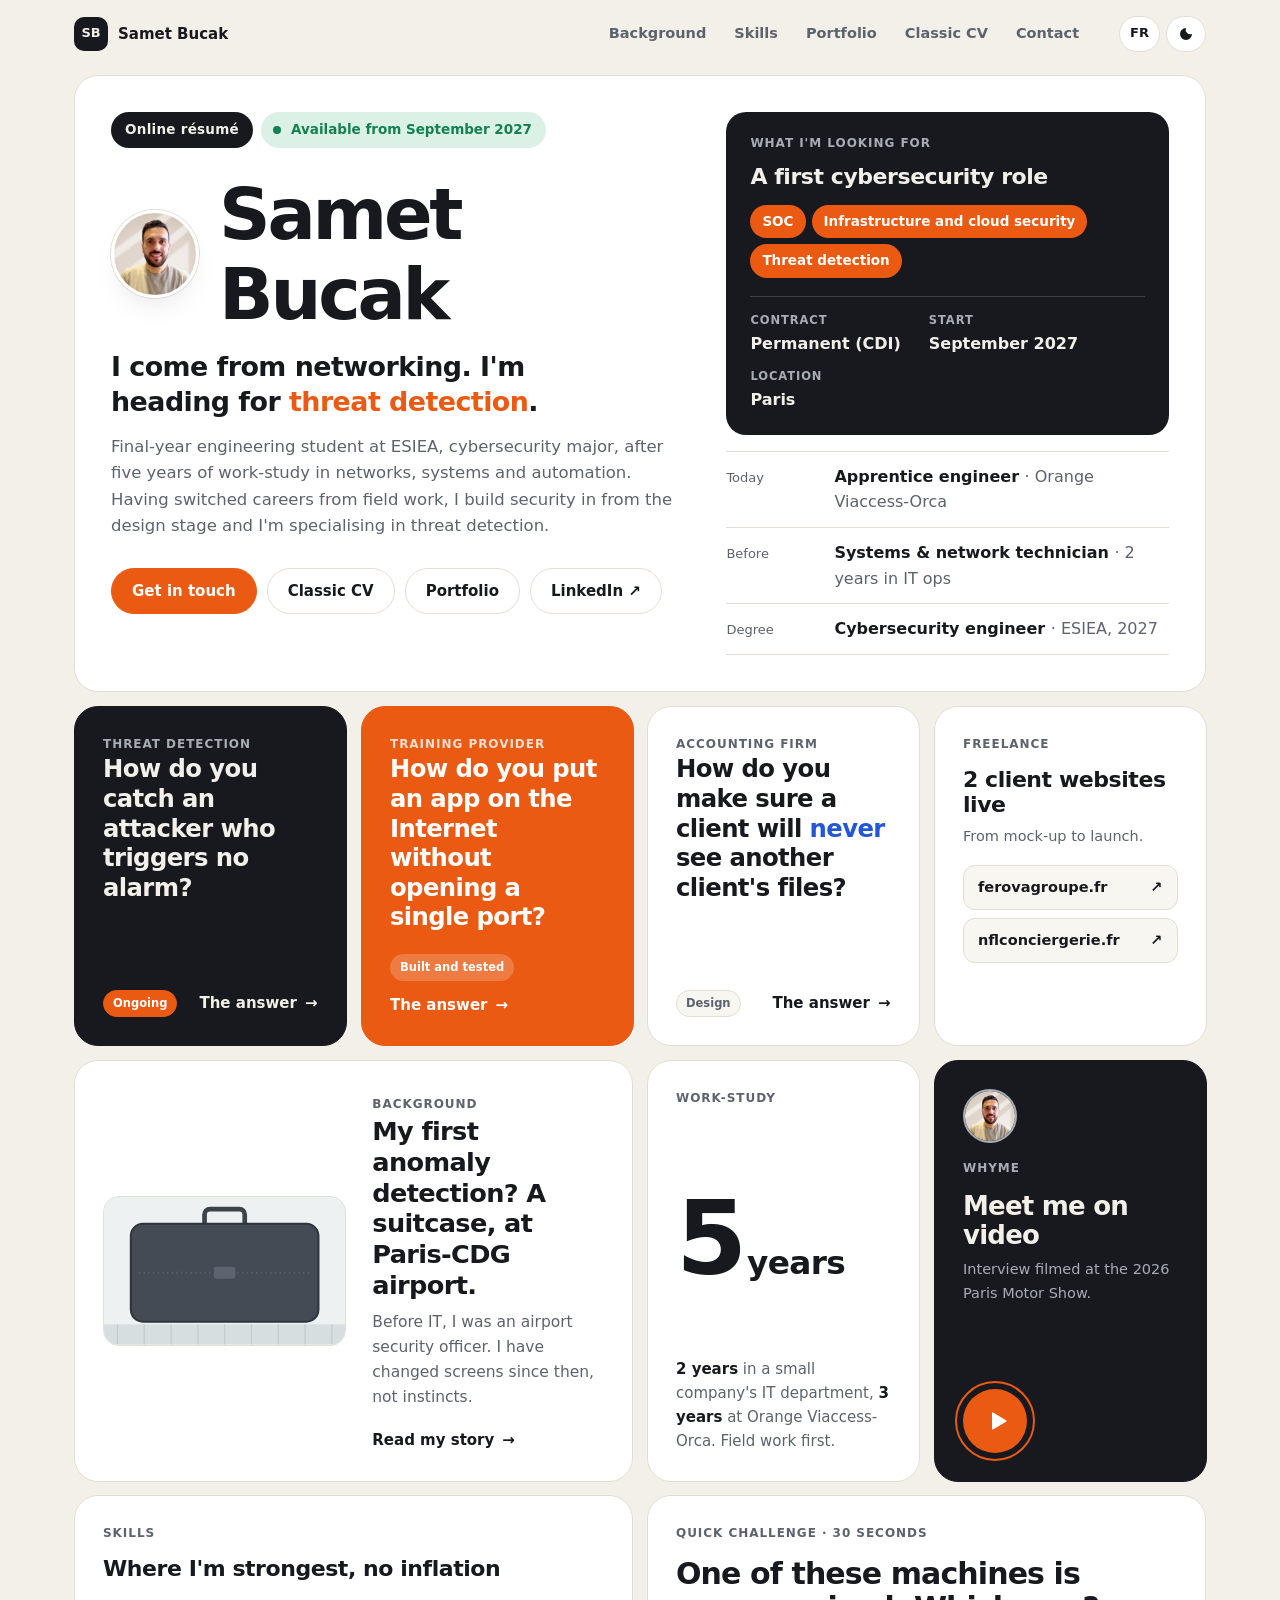
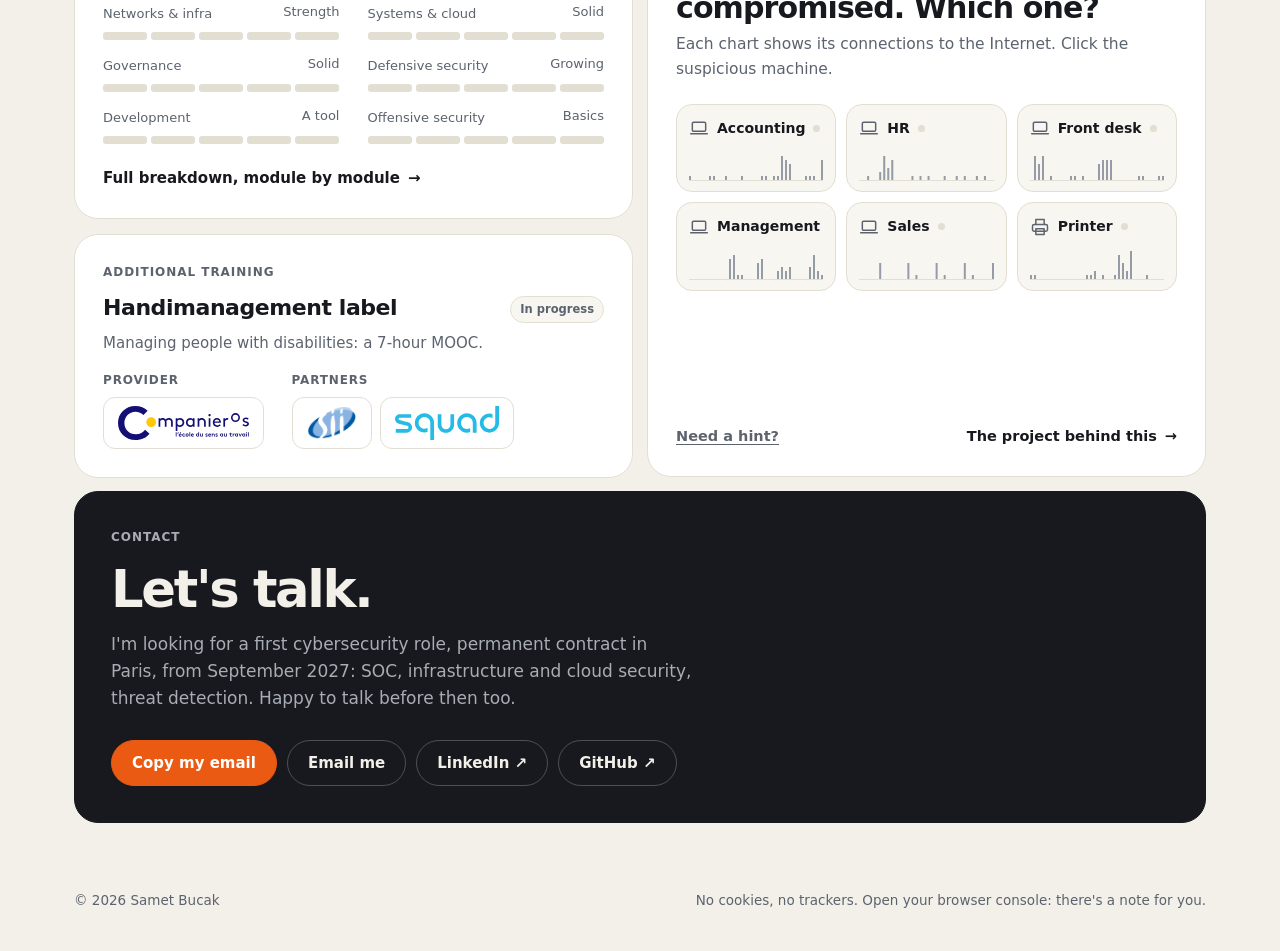
<file: index.html>
<!doctype html>
<html lang="fr" data-page="home" data-ui="1" data-title-fr="Samet Bucak · CV en ligne · Cybersécurité" data-title-en="Samet Bucak · Online résumé · Cybersecurity">
<head>
  <meta charset="utf-8">
  <meta name="viewport" content="width=device-width, initial-scale=1">
  <meta http-equiv="Content-Security-Policy" content="default-src 'self'; img-src 'self' data:; media-src 'self'; style-src 'self'; script-src 'self'; object-src 'none'; base-uri 'self'; form-action 'none'">
  <meta name="referrer" content="strict-origin-when-cross-origin">
  <title>Samet Bucak · CV en ligne · Cybersécurité</title>
  <meta name="description" content="CV en ligne de Samet Bucak, futur ingénieur cybersécurité (ESIEA, 2027). Premier poste en CDI à Paris dès septembre 2027 : SOC, sécurité des infrastructures et du cloud, détection.">
  <meta name="theme-color" content="#f3f0e9">
  <meta property="og:type" content="website">
  <meta property="og:title" content="Samet Bucak · CV en ligne · Cybersécurité">
  <meta property="og:description" content="Je viens du réseau, je vais vers la détection. CDI à Paris dès septembre 2027.">
  <meta property="og:url" content="https://sametdu60.github.io/">
  <link rel="canonical" href="https://sametdu60.github.io/">
  <link rel="icon" href="favicon.svg" type="image/svg+xml">
  <link rel="stylesheet" href="css/style.css">
  <script src="js/boot.js"></script>
  <script src="js/site.js" defer></script>
  <script src="js/game.js" defer></script>
  <script src="js/xray.js" defer></script>
</head>
<body>
  <a class="skip" href="#contenu"><span lang="fr">Aller au contenu</span><span lang="en">Skip to content</span></a>

  <svg hidden aria-hidden="true">
    <symbol id="i-laptop" viewBox="0 0 24 24"><g fill="none" stroke="currentColor" stroke-width="1.8" stroke-linecap="round" stroke-linejoin="round"><rect x="4" y="5" width="16" height="11" rx="1.5"/><path d="M2 19h20"/></g></symbol>
    <symbol id="i-printer" viewBox="0 0 24 24"><g fill="none" stroke="currentColor" stroke-width="1.8" stroke-linecap="round" stroke-linejoin="round"><path d="M7 9V3h10v6"/><rect x="3" y="9" width="18" height="8" rx="2"/><path d="M7 14h10v7H7z"/></g></symbol>
    <symbol id="i-moon" viewBox="0 0 24 24"><path fill="currentColor" d="M12 3a9 9 0 1 0 9 9 7 7 0 0 1-9-9Z"/></symbol>
    <symbol id="i-check" viewBox="0 0 24 24"><g fill="none" stroke="currentColor" stroke-width="2.2" stroke-linecap="round" stroke-linejoin="round"><circle cx="12" cy="12" r="10"/><path d="m7.5 12.5 3 3 6-6.5"/></g></symbol>
    <symbol id="i-play" viewBox="0 0 24 24"><path fill="currentColor" d="M7 4.5v15a1 1 0 0 0 1.5.86l12.5-7.5a1 1 0 0 0 0-1.72L8.5 3.64A1 1 0 0 0 7 4.5Z"/></symbol>
  </svg>

  <header class="header">
    <div class="header__inner">
      <a class="logo" href="index.html"><span class="logo__mark">SB</span><span>Samet Bucak</span></a>
      <nav class="menu" aria-label="Navigation">
        <a href="parcours.html"><span lang="fr">Parcours</span><span lang="en">Background</span></a>
        <a href="competences.html"><span lang="fr">Compétences</span><span lang="en">Skills</span></a>
        <a href="portfolio.html">Portfolio</a>
        <a href="cv.html"><span lang="fr">CV classique</span><span lang="en">Classic CV</span></a>
        <a href="#contact">Contact</a>
      </nav>
      <div class="toggles">
        <button class="toggle" type="button" data-toggle-lang data-label-fr="Switch to English" data-label-en="Passer en français"><span lang="fr">EN</span><span lang="en">FR</span></button>
        <button class="toggle" type="button" data-toggle-theme data-label-fr="Changer de thème" data-label-en="Toggle theme"><svg aria-hidden="true"><use href="#i-moon"/></svg></button>
      </div>
    </div>
  </header>

  <main class="home" id="contenu">
    <div class="bento">

      <div class="tile t-intro">
        <div class="intro__main">
          <div class="intro__badges">
            <span class="pill-cv"><span lang="fr">CV en ligne</span><span lang="en">Online résumé</span></span>
            <span class="status"><span class="status__dot" aria-hidden="true"></span><span lang="fr">Disponible en septembre 2027</span><span lang="en">Available from September 2027</span></span>
          </div>
          <div class="intro__id">
            <img class="avatar" src="assets/photos/img-profil.jpg" width="88" height="88" alt="Samet Bucak">
            <h1>Samet Bucak</h1>
          </div>
          <p class="tagline" data-cv="tagline"></p>
          <p class="pitch" data-cv="pitch"></p>
          <div class="cta-row">
            <a class="btn btn--accent" href="#contact"><span lang="fr">Me contacter</span><span lang="en">Get in touch</span></a>
            <a class="btn" href="cv.html"><span lang="fr">CV classique</span><span lang="en">Classic CV</span></a>
            <a class="btn" href="portfolio.html">Portfolio</a>
            <a class="btn" href="https://www.linkedin.com/in/samet-bucak/" target="_blank" rel="noopener noreferrer">LinkedIn ↗</a>
          </div>
        </div>
        <aside class="intro__side">
          <div class="seek">
            <span class="label"><span lang="fr">Ce que je cherche</span><span lang="en">What I'm looking for</span></span>
            <p class="seek__title" data-cv="seeking-summary"></p>
            <ul class="seek__roles" data-cv="seeking-roles"></ul>
            <dl class="seek__meta" data-cv="seeking-meta"></dl>
          </div>
          <dl class="facts" data-cv="facts"></dl>
        </aside>
      </div>

      <section class="t-projects" data-label-fr="Projets" data-label-en="Projects" aria-label="Projets">
        <div class="projects-grid" data-cv="project-tiles"></div>
      </section>

      <a class="tile t-xray" href="parcours.html">
        <div class="xray">
          <svg id="xray" viewBox="0 0 360 220" role="img" aria-labelledby="xray-desc">
            <title id="xray-desc">Valise passée aux rayons X : ordinateur, câbles, vêtements, et un objet signalé</title>
            <defs>
              <clipPath id="xr-reveal"><rect id="xr-window" x="0" y="0" width="360" height="220"/></clipPath>
            </defs>
            <rect x="0" y="0" width="360" height="220" fill="#edf1f2"/>
            <rect x="0" y="190" width="360" height="30" fill="#d7dee0"/>
            <g stroke="#c3ccd0" stroke-width="2">
              <path d="M20 190v30M60 190v30M100 190v30M140 190v30M180 190v30M220 190v30M260 190v30M300 190v30M340 190v30"/>
            </g>
            <!-- Extérieur de la valise -->
            <g>
              <path d="M150 40v-14a8 8 0 0 1 8-8h44a8 8 0 0 1 8 8v14" fill="none" stroke="#3d434c" stroke-width="7"/>
              <rect x="40" y="40" width="280" height="146" rx="18" fill="#454b55"/>
              <rect x="40" y="40" width="280" height="146" rx="18" fill="none" stroke="#2f343b" stroke-width="3"/>
              <path d="M52 113h256" stroke="#5a616c" stroke-width="3" stroke-dasharray="2 5"/>
              <rect x="164" y="104" width="32" height="18" rx="4" fill="#5d646f"/>
            </g>
            <!-- Vue rayons X, révélée par le balayage -->
            <g clip-path="url(#xr-reveal)">
              <rect x="0" y="0" width="360" height="190" fill="#edf1f2"/>
              <path d="M150 40v-14a8 8 0 0 1 8-8h44a8 8 0 0 1 8 8v14" fill="none" stroke="#5f86d9" stroke-width="5" opacity=".7"/>
              <rect x="40" y="40" width="280" height="146" rx="18" fill="#f7fafa" stroke="#7d9bc9" stroke-width="3"/>
              <!-- Ordinateur portable (métal : bleu) -->
              <rect x="58" y="58" width="124" height="80" rx="6" fill="#2f63cf" opacity=".55"/>
              <rect x="66" y="66" width="108" height="64" rx="3" fill="#2f63cf" opacity=".35"/>
              <g stroke="#1c449f" stroke-width="1.4" opacity=".55">
                <path d="M72 78h96M72 88h96M72 98h96M72 108h96M72 118h96"/>
              </g>
              <circle cx="168" cy="72" r="3" fill="#163a8c" opacity=".7"/>
              <!-- Vêtements (organique : orange) -->
              <path d="M198 54c26-8 58-6 104 4 6 16 4 30-4 40-30 6-64 6-98-2-8-14-8-28-2-42Z" fill="#f2922f" opacity=".5"/>
              <path d="M206 66c24-4 52-2 84 4" stroke="#d9741a" stroke-width="2" fill="none" opacity=".6"/>
              <path d="M58 150c30-6 70-6 110 0 4 10 2 20-4 26-34 4-70 4-104-2-6-8-6-16-2-24Z" fill="#f2922f" opacity=".45"/>
              <!-- Chaussures -->
              <path d="M200 116c10-6 26-6 34 2l10 14c2 6-2 10-10 10h-30c-8 0-10-6-8-12Z" fill="#e07a1f" opacity=".55"/>
              <path d="M200 146c10-6 26-6 34 2l10 14c2 6-2 10-10 10h-30c-8 0-10-6-8-12Z" fill="#e07a1f" opacity=".5"/>
              <!-- Câble enroulé (mixte : vert) -->
              <g fill="none" stroke="#2c9f63" stroke-width="2.4" opacity=".75">
                <circle cx="272" cy="134" r="16"/><circle cx="273" cy="135" r="11"/><circle cx="271" cy="133" r="6"/>
                <path d="M288 136c8 4 14 12 16 22"/>
              </g>
              <!-- Bouteille -->
              <rect x="186" y="150" width="12" height="28" rx="4" fill="#f2922f" opacity=".55"/>
              <rect x="188" y="145" width="8" height="6" rx="1.5" fill="#2f63cf" opacity=".7"/>
              <!-- Objet signalé -->
              <g>
                <rect x="294" y="58" width="16" height="26" rx="3" fill="#1d3f9a" opacity=".85"/>
                <rect x="298" y="62" width="8" height="6" fill="#6c8ee0"/>
                <path d="M298 74h8M298 78h8" stroke="#6c8ee0" stroke-width="1.5"/>
              </g>
            </g>
            <g id="xr-flag" opacity="0">
              <rect x="287" y="51" width="30" height="40" rx="4" fill="none" stroke="#e5341b" stroke-width="2.4" stroke-dasharray="5 3"/>
              <rect x="246" y="22" width="74" height="20" rx="6" fill="#e5341b"/>
              <text x="283" y="36" text-anchor="middle" font-size="11" font-weight="700" fill="#fff" font-family="system-ui, sans-serif">CHECK</text>
            </g>
            <rect id="xr-beam" x="0" y="0" width="3" height="190" fill="#ea5a12" opacity=".9"/>
          </svg>
        </div>
        <div class="xray__text">
          <span class="label"><span lang="fr">Parcours</span><span lang="en">Background</span></span>
          <h2><span lang="fr">Ma première détection d'anomalies ? Une valise, à Roissy.</span><span lang="en">My first anomaly detection? A suitcase, at Paris-CDG airport.</span></h2>
          <p><span lang="fr">Avant l'informatique, j'étais agent de sûreté aéroportuaire. Depuis, j'ai changé d'écran, pas de réflexe.</span><span lang="en">Before IT, I was an airport security officer. I have changed screens since then, not instincts.</span></p>
          <span class="go"><span lang="fr">Lire mon parcours</span><span lang="en">Read my story</span></span>
        </div>
      </a>

      <a class="tile t-years" href="parcours.html">
        <span class="label"><span lang="fr">Alternance</span><span lang="en">Work-study</span></span>
        <p class="big">5<small><span lang="fr">ans</span><span lang="en">years</span></small></p>
        <p><span lang="fr"><strong>2 ans</strong> dans la DSI d'une PME, <strong>3 ans</strong> chez Orange Viaccess-Orca. Le terrain d'abord.</span><span lang="en"><strong>2 years</strong> in a small company's IT department, <strong>3 years</strong> at Orange Viaccess-Orca. Field work first.</span></p>
      </a>

      <button class="tile t-video" id="video-tile" type="button" aria-haspopup="dialog">
        <img class="video__face" src="assets/photos/img-profil.jpg" width="54" height="54" alt="">
        <span class="label">WhyMe</span>
        <h2><span lang="fr">Me voir en vrai</span><span lang="en">Meet me on video</span></h2>
        <p><span lang="fr">Interview filmée au Mondial de l'Auto 2026.</span><span lang="en">Interview filmed at the 2026 Paris Motor Show.</span><span class="soon"> <span lang="fr">Bientôt en ligne.</span><span lang="en">Coming soon.</span></span></p>
        <span class="play" aria-hidden="true"><svg><use href="#i-play"/></svg></span>
      </button>

      <a class="tile t-skills" href="competences.html">
        <span class="label"><span lang="fr">Compétences</span><span lang="en">Skills</span></span>
        <h2><span lang="fr">Où je suis le plus solide, sans gonfler</span><span lang="en">Where I'm strongest, no inflation</span></h2>
        <div class="meters" data-cv="meters"></div>
        <div class="tile__foot"><span class="go"><span lang="fr">Le détail, module par module</span><span lang="en">Full breakdown, module by module</span></span></div>
      </a>

      <section class="tile t-label" data-labels>
        <span class="label"><span lang="fr">Formation complémentaire</span><span lang="en">Additional training</span></span>
        <div data-cv="label-list"></div>
      </section>

      <section class="tile t-game" id="game" aria-labelledby="game-title">
        <span class="label"><span lang="fr">Mini-défi · 30 secondes</span><span lang="en">Quick challenge · 30 seconds</span></span>
        <h2 class="game__title" id="game-title"><span lang="fr">Une de ces machines est piratée. Laquelle ?</span><span lang="en">One of these machines is compromised. Which one?</span></h2>
        <p class="game__sub"><span lang="fr">Chaque graphe montre ses connexions vers Internet. Cliquez sur la machine suspecte.</span><span lang="en">Each chart shows its connections to the Internet. Click the suspicious machine.</span></p>
        <div class="game__grid">
          <button class="host" type="button"><span class="host__badge"></span><span class="host__top"><svg class="host__icon" aria-hidden="true"><use href="#i-laptop"/></svg><span class="host__name"><span lang="fr">Compta</span><span lang="en">Accounting</span></span><span class="host__led"></span></span><canvas aria-hidden="true"></canvas></button>
          <button class="host" type="button"><span class="host__badge"></span><span class="host__top"><svg class="host__icon" aria-hidden="true"><use href="#i-laptop"/></svg><span class="host__name"><span lang="fr">RH</span><span lang="en">HR</span></span><span class="host__led"></span></span><canvas aria-hidden="true"></canvas></button>
          <button class="host" type="button"><span class="host__badge"></span><span class="host__top"><svg class="host__icon" aria-hidden="true"><use href="#i-laptop"/></svg><span class="host__name"><span lang="fr">Accueil</span><span lang="en">Front desk</span></span><span class="host__led"></span></span><canvas aria-hidden="true"></canvas></button>
          <button class="host" type="button"><span class="host__badge"></span><span class="host__top"><svg class="host__icon" aria-hidden="true"><use href="#i-laptop"/></svg><span class="host__name"><span lang="fr">Direction</span><span lang="en">Management</span></span><span class="host__led"></span></span><canvas aria-hidden="true"></canvas></button>
          <button class="host" type="button"><span class="host__badge"></span><span class="host__top"><svg class="host__icon" aria-hidden="true"><use href="#i-laptop"/></svg><span class="host__name"><span lang="fr">Commercial</span><span lang="en">Sales</span></span><span class="host__led"></span></span><canvas aria-hidden="true"></canvas></button>
          <button class="host" type="button"><span class="host__badge"></span><span class="host__top"><svg class="host__icon" aria-hidden="true"><use href="#i-printer"/></svg><span class="host__name"><span lang="fr">Imprimante</span><span lang="en">Printer</span></span><span class="host__led"></span></span><canvas aria-hidden="true"></canvas></button>
        </div>
        <p class="hint" hidden><span lang="fr">Indice : une machine piratée garde le contact avec son attaquant. Et un programme est bien plus régulier qu'un humain.</span><span lang="en">Hint: a compromised machine keeps in touch with its attacker. And a program is far more regular than a human.</span></p>
        <div class="game__foot">
          <button class="linkish" type="button" data-hint><span lang="fr">Un indice ?</span><span lang="en">Need a hint?</span></button>
          <button class="linkish" type="button" data-reveal hidden><span lang="fr">Voir la réponse</span><span lang="en">Show me</span></button>
          <a class="go" href="projet-detection.html"><span lang="fr">Le projet derrière ce défi</span><span lang="en">The project behind this</span></a>
        </div>
        <div class="game__result" aria-live="polite" aria-hidden="true">
          <p class="game__score"><svg aria-hidden="true"><use href="#i-check"/></svg><span data-result-score></span></p>
          <h3 data-result-title></h3>
          <p data-result-text></p>
          <div class="cta-row">
            <a class="btn btn--accent" href="projet-detection.html"><span lang="fr">Voir comment je le détecte</span><span lang="en">See how I detect it</span> →</a>
            <button class="btn" type="button" data-replay><span lang="fr">Rejouer</span><span lang="en">Play again</span></button>
          </div>
        </div>
      </section>

      <div class="tile t-web">
        <span class="label">Freelance</span>
        <h2><span lang="fr">2 sites clients en ligne</span><span lang="en">2 client websites live</span></h2>
        <p><span lang="fr">De la maquette à la mise en ligne.</span><span lang="en">From mock-up to launch.</span></p>
        <div class="sites" data-cv="sites"></div>
      </div>

      <section class="tile t-contact" id="contact" aria-labelledby="contact-title">
        <span class="label">Contact</span>
        <h2 id="contact-title"><span lang="fr">On en parle ?</span><span lang="en">Let's talk.</span></h2>
        <p><span data-cv="seeking-sentence"></span> <span lang="fr">Un échange avant, c'est avec plaisir aussi.</span><span lang="en">Happy to talk before then too.</span></p>
        <div class="cta-row">
          <button class="btn btn--accent" type="button" data-copy="samet.bucak60@gmail.com"><span lang="fr">Copier mon e-mail</span><span lang="en">Copy my email</span></button>
          <a class="btn" href="mailto:samet.bucak60@gmail.com"><span lang="fr">Écrire</span><span lang="en">Email me</span></a>
          <a class="btn" href="https://www.linkedin.com/in/samet-bucak/" target="_blank" rel="noopener noreferrer">LinkedIn ↗</a>
          <a class="btn" href="https://github.com/sametdu60" target="_blank" rel="noopener noreferrer">GitHub ↗</a>
        </div>
      </section>

    </div>
  </main>

  <dialog class="modal" id="video-modal" aria-label="WhyMe">
    <button class="modal__close" type="button" data-label-fr="Fermer" data-label-en="Close">×</button>
    <video controls playsinline preload="none" data-src="assets/video/video.mp4"></video>
  </dialog>

  <footer class="footer">
    <p>© <span id="year">2026</span> Samet Bucak</p>
    <p><span lang="fr">Aucun cookie, aucun traceur. Ouvrez la console du navigateur : un message vous y attend.</span><span lang="en">No cookies, no trackers. Open your browser console: there's a note for you.</span></p>
  </footer>
  <script src="js/data.js"></script>
  <script src="js/render.js"></script>
  <!-- ZmxhZ3tsYV9jdXJpb3NpdGVfcGFpZV90b3Vqb3Vyc30= -->
</body>
</html>
</file>
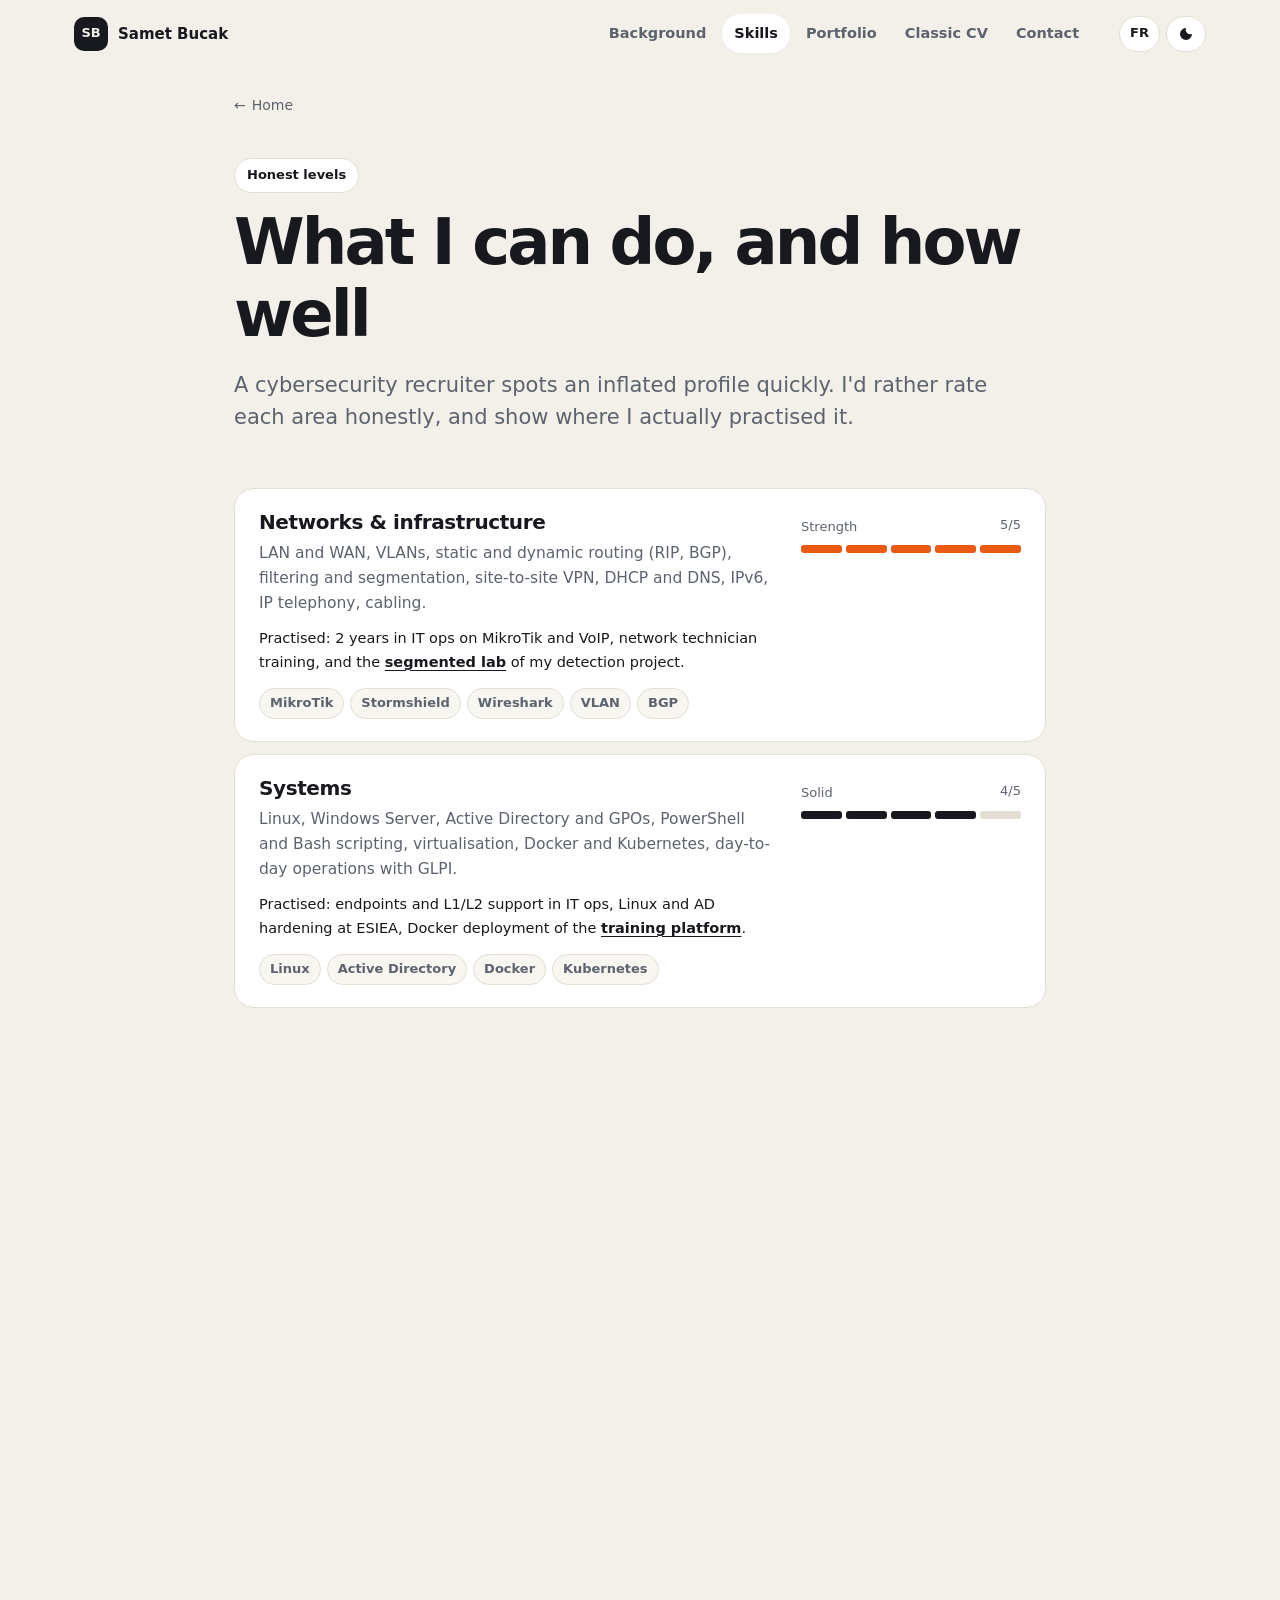
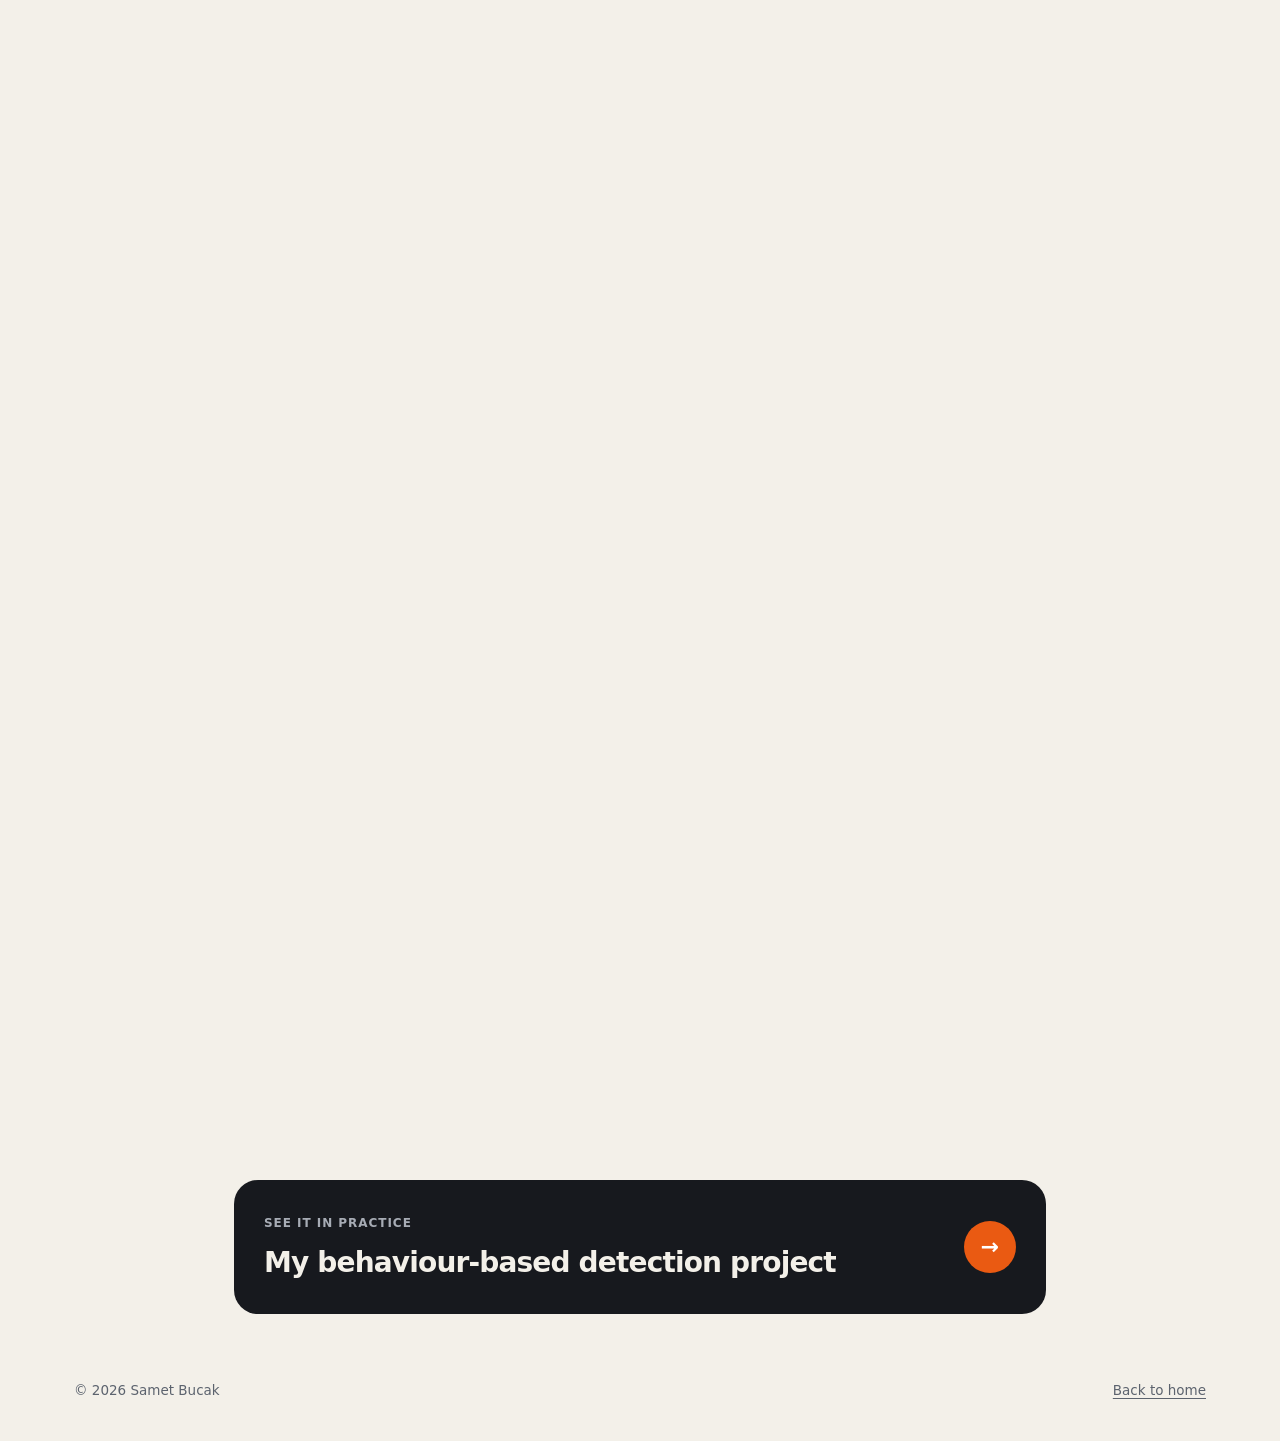
<file: competences.html>
<!doctype html>
<html lang="fr" data-title-fr="Compétences · Samet Bucak" data-title-en="Skills · Samet Bucak">
<head>
  <meta charset="utf-8">
  <meta name="viewport" content="width=device-width, initial-scale=1">
  <meta http-equiv="Content-Security-Policy" content="default-src 'self'; img-src 'self' data:; media-src 'self'; style-src 'self'; script-src 'self'; object-src 'none'; base-uri 'self'; form-action 'none'">
  <meta name="referrer" content="strict-origin-when-cross-origin">
  <title>Compétences · Samet Bucak</title>
  <meta name="description" content="Compétences réseau, systèmes et sécurité, avec un niveau honnête et une preuve pour chacune.">
  <link rel="canonical" href="https://sametdu60.github.io/competences.html">
  <link rel="icon" href="favicon.svg" type="image/svg+xml">
  <link rel="stylesheet" href="css/style.css">
  <script src="js/boot.js"></script>
  <script src="js/site.js" defer></script>
</head>
<body>
  <a class="skip" href="#contenu"><span lang="fr">Aller au contenu</span><span lang="en">Skip to content</span></a>
  <svg hidden aria-hidden="true">
    <symbol id="i-moon" viewBox="0 0 24 24"><path fill="currentColor" d="M12 3a9 9 0 1 0 9 9 7 7 0 0 1-9-9Z"/></symbol>
  </svg>

  <header class="header">
    <div class="header__inner">
      <a class="logo" href="index.html"><span class="logo__mark">SB</span><span>Samet Bucak</span></a>
      <nav class="menu" aria-label="Navigation">
        <a href="parcours.html"><span lang="fr">Parcours</span><span lang="en">Background</span></a>
        <a href="competences.html" aria-current="page"><span lang="fr">Compétences</span><span lang="en">Skills</span></a>
        <a href="portfolio.html">Portfolio</a>
        <a href="cv.html"><span lang="fr">CV classique</span><span lang="en">Classic CV</span></a>
        <a href="index.html#contact">Contact</a>
      </nav>
      <div class="toggles">
        <button class="toggle" type="button" data-toggle-lang data-label-fr="Switch to English" data-label-en="Passer en français"><span lang="fr">EN</span><span lang="en">FR</span></button>
        <button class="toggle" type="button" data-toggle-theme data-label-fr="Changer de thème" data-label-en="Toggle theme"><svg aria-hidden="true"><use href="#i-moon"/></svg></button>
      </div>
    </div>
  </header>

  <main class="page" id="contenu">
    <a class="back" href="index.html">← <span lang="fr">Accueil</span><span lang="en">Home</span></a>

    <section class="page-hero">
      <span class="pill"><span lang="fr">Niveaux assumés</span><span lang="en">Honest levels</span></span>
      <h1><span lang="fr">Ce que je sais faire, et à quel niveau</span><span lang="en">What I can do, and how well</span></h1>
      <p class="lead"><span lang="fr">Un recruteur cyber repère vite un profil gonflé. J'ai préféré noter chaque domaine honnêtement, et donner pour chacun l'endroit où je l'ai pratiqué.</span><span lang="en">A cybersecurity recruiter spots an inflated profile quickly. I'd rather rate each area honestly, and show where I actually practised it.</span></p>
    </section>

    <div class="skill-rows">
      <article class="skill-row reveal">
        <div>
          <h3><span lang="fr">Réseau &amp; infrastructure</span><span lang="en">Networks &amp; infrastructure</span></h3>
          <p><span lang="fr">LAN et WAN, VLAN, routage statique et dynamique (RIP, BGP), filtrage et segmentation, VPN site-à-site, DHCP et DNS, IPv6, téléphonie IP, câblage.</span><span lang="en">LAN and WAN, VLANs, static and dynamic routing (RIP, BGP), filtering and segmentation, site-to-site VPN, DHCP and DNS, IPv6, IP telephony, cabling.</span></p>
          <p class="proof"><span lang="fr">Pratiqué : 2 ans en DSI sur MikroTik et VoIP, formation de technicien réseau, et le <a href="projet-detection.html">lab segmenté</a> de mon projet de détection.</span><span lang="en">Practised: 2 years in IT ops on MikroTik and VoIP, network technician training, and the <a href="projet-detection.html">segmented lab</a> of my detection project.</span></p>
          <ul class="tags"><li>MikroTik</li><li>Stormshield</li><li>Wireshark</li><li>VLAN</li><li>BGP</li></ul>
        </div>
        <div class="meters"><div class="meter meter--top"><span class="meter__name"><span><span lang="fr">Point fort</span><span lang="en">Strength</span></span><span>5/5</span></span><span class="meter__bar" aria-hidden="true"><i class="on"></i><i class="on"></i><i class="on"></i><i class="on"></i><i class="on"></i></span></div></div>
      </article>

      <article class="skill-row reveal">
        <div>
          <h3><span lang="fr">Systèmes</span><span lang="en">Systems</span></h3>
          <p><span lang="fr">Linux, Windows Server, Active Directory et GPO, scripts PowerShell et Bash, virtualisation, Docker et Kubernetes, maintien en condition opérationnelle avec GLPI.</span><span lang="en">Linux, Windows Server, Active Directory and GPOs, PowerShell and Bash scripting, virtualisation, Docker and Kubernetes, day-to-day operations with GLPI.</span></p>
          <p class="proof"><span lang="fr">Pratiqué : parc et support N1/N2 en DSI, durcissement Linux et AD à l'ESIEA, déploiement Docker de la <a href="projet-formation.html">plateforme de formation</a>.</span><span lang="en">Practised: endpoints and L1/L2 support in IT ops, Linux and AD hardening at ESIEA, Docker deployment of the <a href="projet-formation.html">training platform</a>.</span></p>
          <ul class="tags"><li>Linux</li><li>Active Directory</li><li>Docker</li><li>Kubernetes</li></ul>
        </div>
        <div class="meters"><div class="meter"><span class="meter__name"><span><span lang="fr">Solide</span><span lang="en">Solid</span></span><span>4/5</span></span><span class="meter__bar" aria-hidden="true"><i class="on"></i><i class="on"></i><i class="on"></i><i class="on"></i><i></i></span></div></div>
      </article>

      <article class="skill-row reveal">
        <div>
          <h3><span lang="fr">Gouvernance &amp; conformité</span><span lang="en">Governance &amp; compliance</span></h3>
          <p><span lang="fr">Analyse de risques EBIOS RM, ISO 27001 et 27005, NIST, RGPD, PRA et PCA, contrôle et audit, recommandations de l'ANSSI.</span><span lang="en">EBIOS RM risk analysis, ISO 27001 and 27005, NIST, GDPR, business continuity and disaster recovery, audit, ANSSI guidelines.</span></p>
          <p class="proof"><span lang="fr">Pratiqué : traçabilité et contrôles qualité intégrés à la <a href="projet-formation.html">plateforme de formation</a>, cloisonnement et RGPD du <a href="projet-cabinet.html">portail comptable</a>.</span><span lang="en">Practised: traceability and quality audits built into the <a href="projet-formation.html">training platform</a>, isolation and GDPR in the <a href="projet-cabinet.html">accounting portal</a>.</span></p>
          <ul class="tags"><li>EBIOS RM</li><li>ISO 2700x</li><li>NIST</li><li><span lang="fr">RGPD</span><span lang="en">GDPR</span></li></ul>
        </div>
        <div class="meters"><div class="meter"><span class="meter__name"><span><span lang="fr">Solide</span><span lang="en">Solid</span></span><span>4/5</span></span><span class="meter__bar" aria-hidden="true"><i class="on"></i><i class="on"></i><i class="on"></i><i class="on"></i><i></i></span></div></div>
      </article>

      <article class="skill-row reveal">
        <div>
          <h3><span lang="fr">Sécurité défensive</span><span lang="en">Defensive security</span></h3>
          <p><span lang="fr">Durcissement Linux, Windows et AD, analyse de trafic, empreintes TLS (JA4+), SIEM (Splunk, ELK), cybersurveillance, investigation numérique, détection comportementale et deception.</span><span lang="en">Linux, Windows and AD hardening, traffic analysis, TLS fingerprinting (JA4+), SIEM (Splunk, ELK), security monitoring, digital forensics, behavioural detection and deception.</span></p>
          <p class="proof"><span lang="fr">Pratiqué : modules de la majeure, et mon <a href="projet-detection.html">projet de détection comportementale</a>, en cours. C'est là que je progresse le plus vite.</span><span lang="en">Practised: major modules, and my ongoing <a href="projet-detection.html">behaviour-based detection project</a>. This is where I'm growing fastest.</span></p>
          <ul class="tags"><li>Splunk</li><li>ELK</li><li>JA4+</li><li>Forensic</li></ul>
        </div>
        <div class="meters"><div class="meter"><span class="meter__name"><span><span lang="fr">En progression</span><span lang="en">Growing</span></span><span>3/5</span></span><span class="meter__bar" aria-hidden="true"><i class="on"></i><i class="on"></i><i class="on"></i><i></i><i></i></span></div></div>
      </article>

      <article class="skill-row reveal">
        <div>
          <h3><span lang="fr">Développement &amp; automatisation</span><span lang="en">Development &amp; automation</span></h3>
          <p><span lang="fr">Python, Bash, SQL, JavaScript, CI/CD, tests automatisés, Robot Framework. Rust en cours d'apprentissage pour le capteur réseau.</span><span lang="en">Python, Bash, SQL, JavaScript, CI/CD, automated testing, Robot Framework. Currently learning Rust for the network sensor.</span></p>
          <p class="proof"><span lang="fr">Pratiqué : outil de migration de tests chez Orange Viaccess-Orca, deux logiciels métier, sites freelance. Pour moi, le code est un outil au service de l'infra et de la sécurité.</span><span lang="en">Practised: test migration tool at Orange Viaccess-Orca, two business applications, freelance websites. To me, code is a tool serving infrastructure and security.</span></p>
          <ul class="tags"><li>Python</li><li>Rust</li><li>Robot Framework</li><li>GitLab CI</li></ul>
        </div>
        <div class="meters"><div class="meter"><span class="meter__name"><span><span lang="fr">Un outil</span><span lang="en">A tool</span></span><span>3/5</span></span><span class="meter__bar" aria-hidden="true"><i class="on"></i><i class="on"></i><i class="on"></i><i></i><i></i></span></div></div>
      </article>

      <article class="skill-row reveal">
        <div>
          <h3><span lang="fr">Sécurité offensive</span><span lang="en">Offensive security</span></h3>
          <p><span lang="fr">Test d'intrusion web et remédiation (OWASP), initiation à la lutte informatique offensive et au reverse engineering, protocoles cryptographiques.</span><span lang="en">Web penetration testing and remediation (OWASP), introduction to offensive operations and reverse engineering, cryptographic protocols.</span></p>
          <p class="proof"><span lang="fr">Pratiqué : modules de la majeure. TryHackMe et Root-Me démarrent en janvier 2027, en commençant par les parcours SOC.</span><span lang="en">Practised: major modules. TryHackMe and Root-Me start in January 2027, beginning with SOC paths.</span></p>
          <ul class="tags"><li>OWASP Top 10</li><li>Burp Suite</li><li>Nmap</li></ul>
        </div>
        <div class="meters"><div class="meter"><span class="meter__name"><span><span lang="fr">Notions</span><span lang="en">Basics</span></span><span>2/5</span></span><span class="meter__bar" aria-hidden="true"><i class="on"></i><i class="on"></i><i></i><i></i><i></i></span></div></div>
      </article>
    </div>

    <section class="block reveal">
      <span class="label"><span lang="fr">Le cursus, module par module</span><span lang="en">The curriculum, module by module</span></span>
      <h2><span lang="fr">Ce que j'étudie depuis le semestre 7</span><span lang="en">What I have studied since semester 7</span></h2>
      <div class="semesters">
        <div class="card">
          <h3><span lang="fr">Semestre 7</span><span lang="en">Semester 7</span></h3>
          <ul>
            <li><span lang="fr">Test d'intrusion web et remédiation</span><span lang="en">Web penetration testing and remediation</span></li>
            <li><span lang="fr">Droit et éthique en cybersécurité</span><span lang="en">Cybersecurity law and ethics</span></li>
            <li><span lang="fr">Initiation à l'analyse hardware</span><span lang="en">Introduction to hardware analysis</span></li>
            <li><span lang="fr">Systèmes d'exploitation mobiles</span><span lang="en">Mobile operating systems</span></li>
            <li><span lang="fr">Cryptographie appliquée</span><span lang="en">Applied cryptography</span></li>
            <li><span lang="fr">Virtualisation et conteneurisation</span><span lang="en">Virtualisation and containers</span></li>
          </ul>
        </div>
        <div class="card">
          <h3><span lang="fr">Semestre 8</span><span lang="en">Semester 8</span></h3>
          <ul>
            <li><span lang="fr">Sécurisation d'un Linux et de ses services</span><span lang="en">Securing Linux and its services</span></li>
            <li><span lang="fr">Sécurisation de Windows et d'Active Directory</span><span lang="en">Securing Windows and Active Directory</span></li>
            <li><span lang="fr">Protocoles cryptographiques</span><span lang="en">Cryptographic protocols</span></li>
            <li><span lang="fr">Initiation à la stéganographie</span><span lang="en">Introduction to steganography</span></li>
            <li><span lang="fr">Challenges et certifications</span><span lang="en">Challenges and certifications</span></li>
          </ul>
        </div>
        <div class="card">
          <h3><span lang="fr">Semestre 9</span><span lang="en">Semester 9</span></h3>
          <ul>
            <li><span lang="fr">Sécurisation des réseaux locaux</span><span lang="en">LAN security</span></li>
            <li><span lang="fr">Sécurisation des interconnexions</span><span lang="en">Interconnection security</span></li>
            <li><span lang="fr">Cybersurveillance</span><span lang="en">Security monitoring</span></li>
            <li><span lang="fr">Investigation numérique (forensic)</span><span lang="en">Digital forensics</span></li>
            <li><span lang="fr">Contrôle et audit</span><span lang="en">Audit and control</span></li>
            <li><span lang="fr">Gestion des identités et des accès</span><span lang="en">Identity and access management</span></li>
            <li><span lang="fr">Sécurité du cloud</span><span lang="en">Cloud security</span></li>
            <li><span lang="fr">Méthodologie de la sécurité</span><span lang="en">Security methodology</span></li>
            <li><span lang="fr">Reverse engineering</span><span lang="en">Reverse engineering</span></li>
            <li><span lang="fr">Lutte informatique offensive</span><span lang="en">Offensive operations</span></li>
            <li><span lang="fr">Sécurité physique</span><span lang="en">Physical security</span></li>
            <li><span lang="fr">Certification Stormshield</span><span lang="en">Stormshield certification</span></li>
          </ul>
        </div>
      </div>
      <p><span lang="fr">Mineure <strong>systèmes d'information</strong> : SI en entreprise, stratégie du système d'information, transformation numérique.</span><span lang="en"><strong>Information systems</strong> minor: enterprise IS, information system strategy, digital transformation.</span></p>
    </section>

    <a class="next" href="projet-detection.html">
      <span><span class="label"><span lang="fr">Voir en pratique</span><span lang="en">See it in practice</span></span><strong><span lang="fr">Mon projet de détection comportementale</span><span lang="en">My behaviour-based detection project</span></strong></span>
      <span class="next__arrow" aria-hidden="true">→</span>
    </a>
  </main>

  <footer class="footer">
    <p>© <span id="year">2026</span> Samet Bucak</p>
    <p><a href="index.html"><span lang="fr">Retour à l'accueil</span><span lang="en">Back to home</span></a></p>
  </footer>
  <script src="js/data.js"></script>
  <script src="js/render.js"></script>
</body>
</html>
</file>
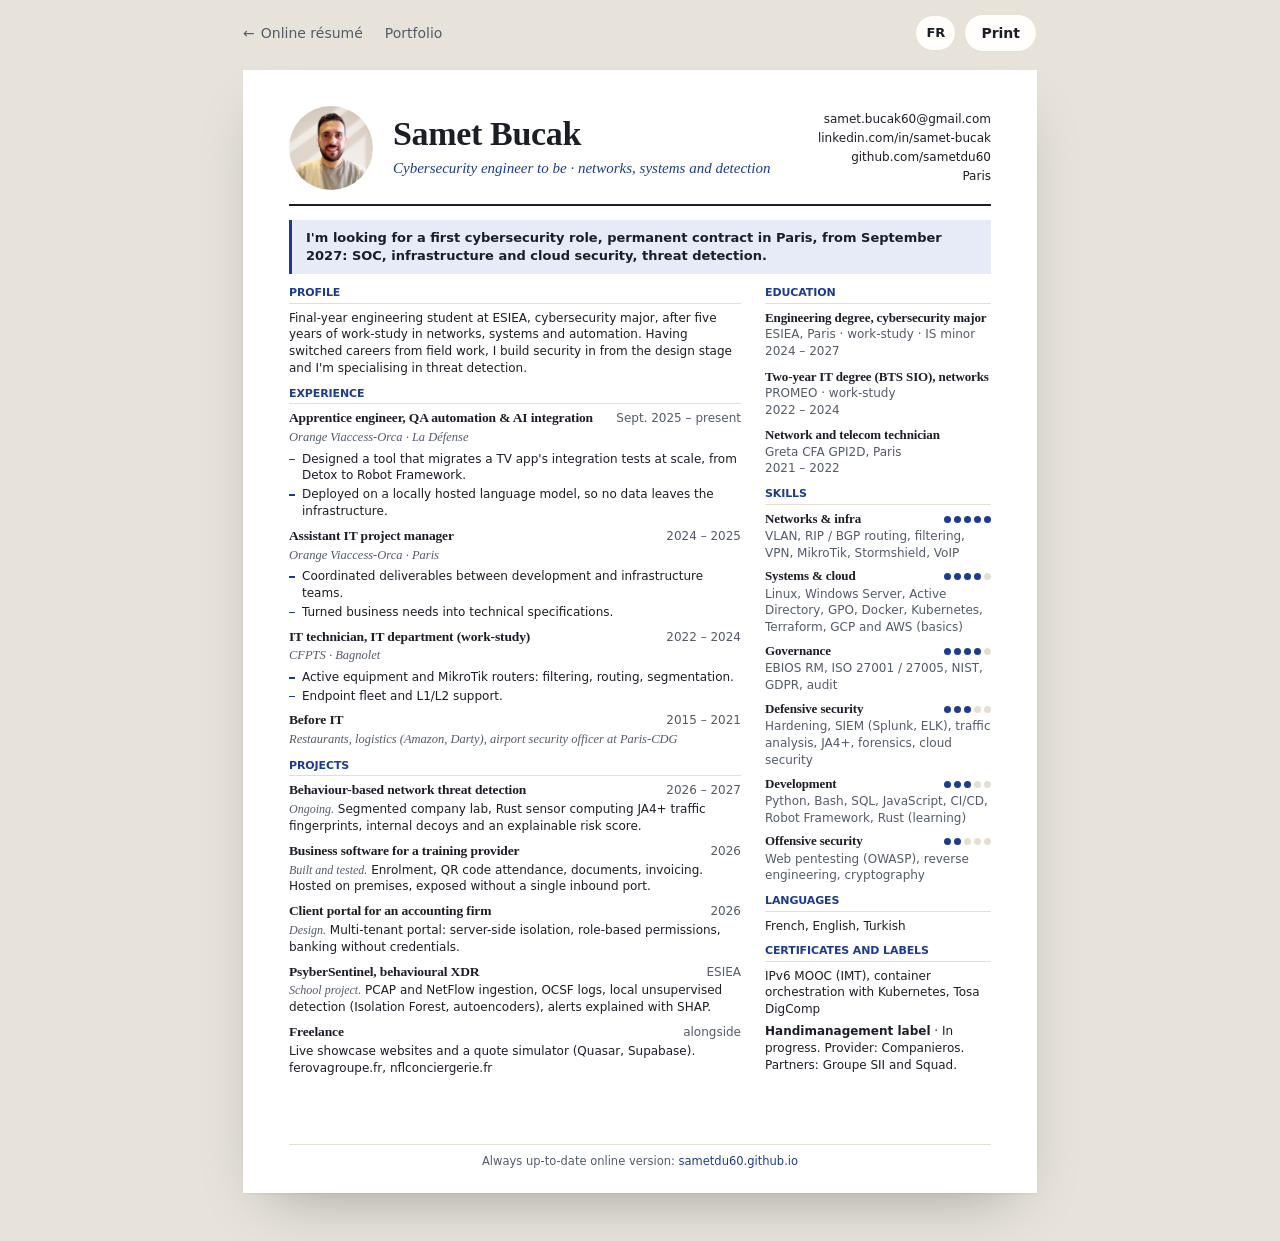
<file: cv.html>
<!doctype html>
<html lang="fr" data-page="cv" data-ui="2" data-title-fr="Samet Bucak · CV classique" data-title-en="Samet Bucak · Classic CV">
<head>
  <meta charset="utf-8">
  <meta name="viewport" content="width=device-width, initial-scale=1">
  <meta http-equiv="Content-Security-Policy" content="default-src 'self'; img-src 'self' data:; media-src 'self'; style-src 'self'; script-src 'self'; object-src 'none'; base-uri 'self'; form-action 'none'">
  <meta name="referrer" content="strict-origin-when-cross-origin">
  <title>Samet Bucak · CV classique</title>
  <meta name="description" content="CV classique de Samet Bucak, futur ingénieur cybersécurité (ESIEA, 2027), au format A4, toujours à jour avec le CV en ligne.">
  <link rel="canonical" href="https://sametdu60.github.io/cv.html">
  <link rel="icon" href="favicon.svg" type="image/svg+xml">
  <link rel="stylesheet" href="css/style.css">
  <link rel="stylesheet" href="css/cv.css">
  <script src="js/boot.js"></script>
  <script src="js/site.js" defer></script>
</head>
<body class="cv-page">
  <div class="cv-bar">
    <a class="back" href="index.html">← <span lang="fr">CV en ligne</span><span lang="en">Online résumé</span></a>
    <a class="back" href="portfolio.html">Portfolio</a>
    <div class="cv-bar__tools">
      <button class="toggle" type="button" data-toggle-lang data-label-fr="Switch to English" data-label-en="Passer en français"><span lang="fr">EN</span><span lang="en">FR</span></button>
      <button class="btn btn--small" type="button" data-print><span lang="fr">Imprimer</span><span lang="en">Print</span></button>
    </div>
  </div>

  <main id="contenu">
    <article class="doc" data-cv="document">
      <noscript><p>Ce CV est généré à partir du CV en ligne : activez JavaScript, ou consultez https://sametdu60.github.io.</p></noscript>
    </article>
  </main>

  <script src="js/data.js"></script>
  <script src="js/render.js"></script>
</body>
</html>
</file>
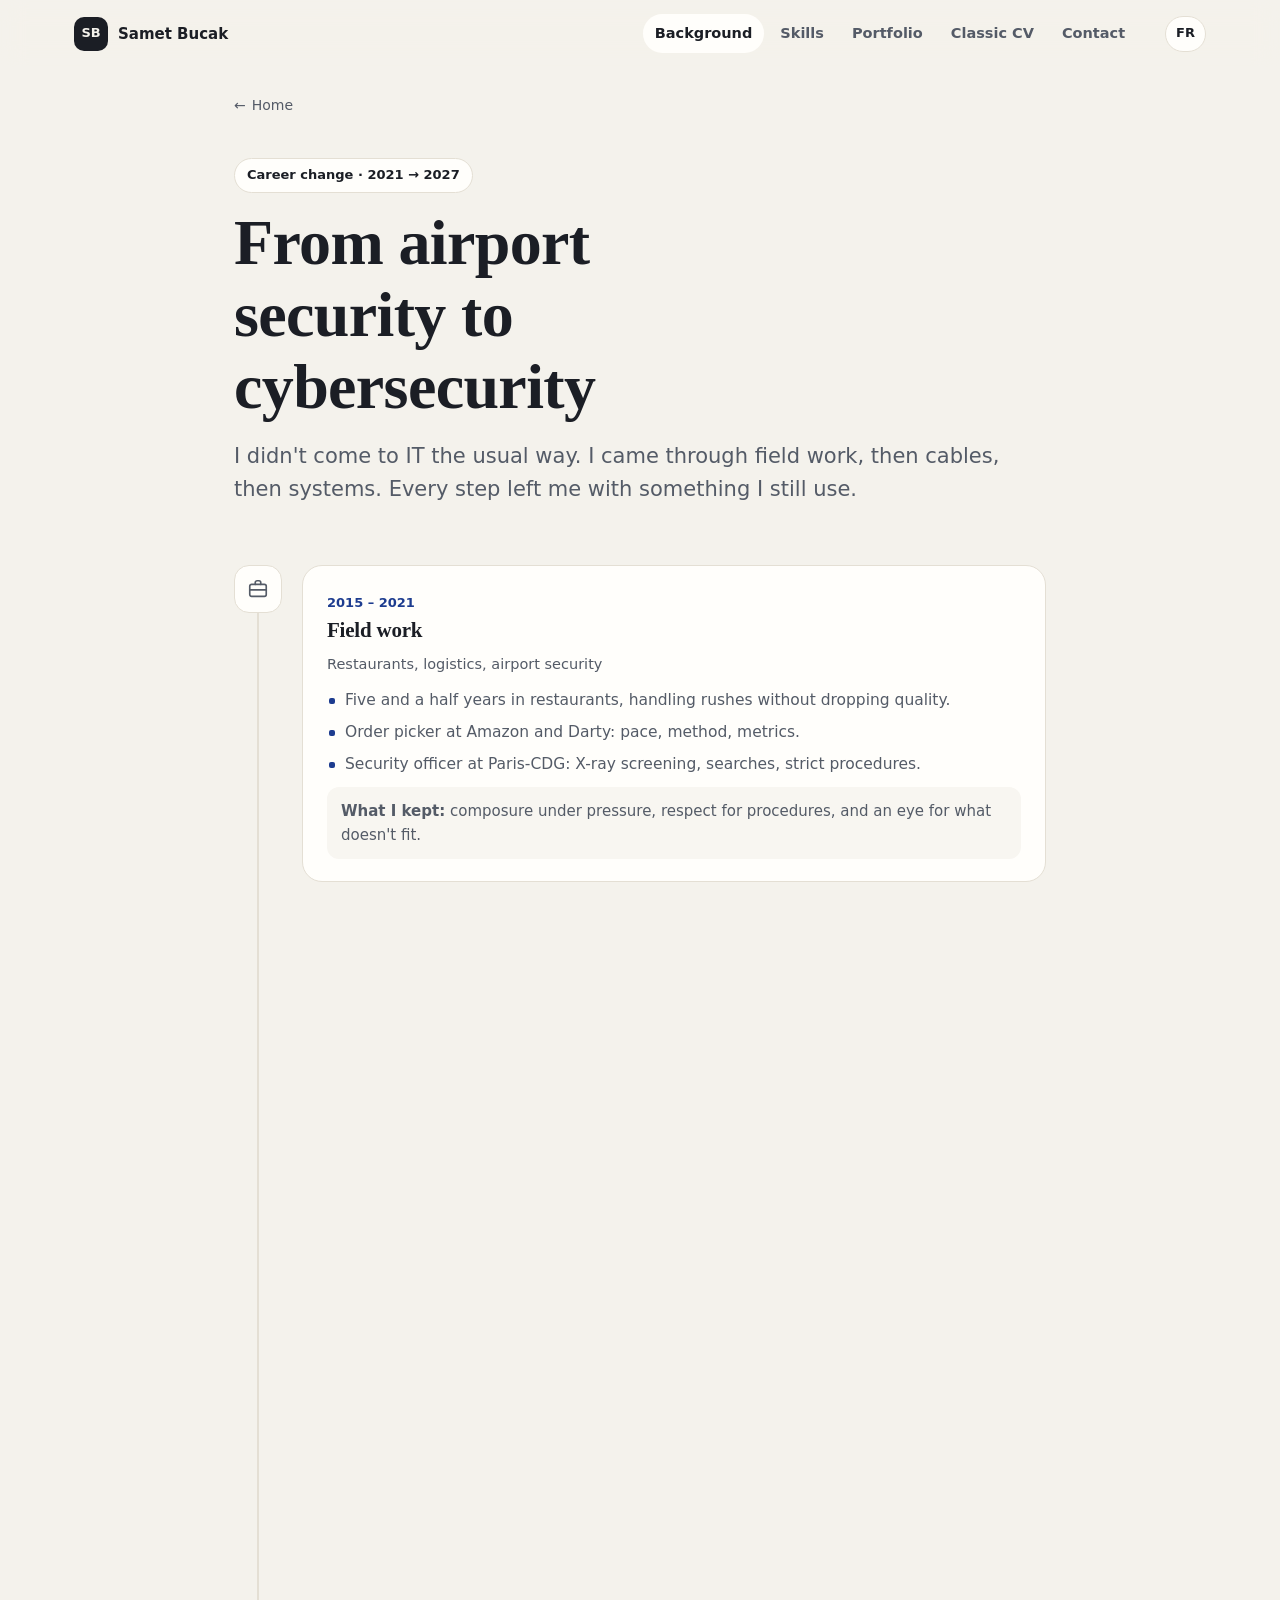
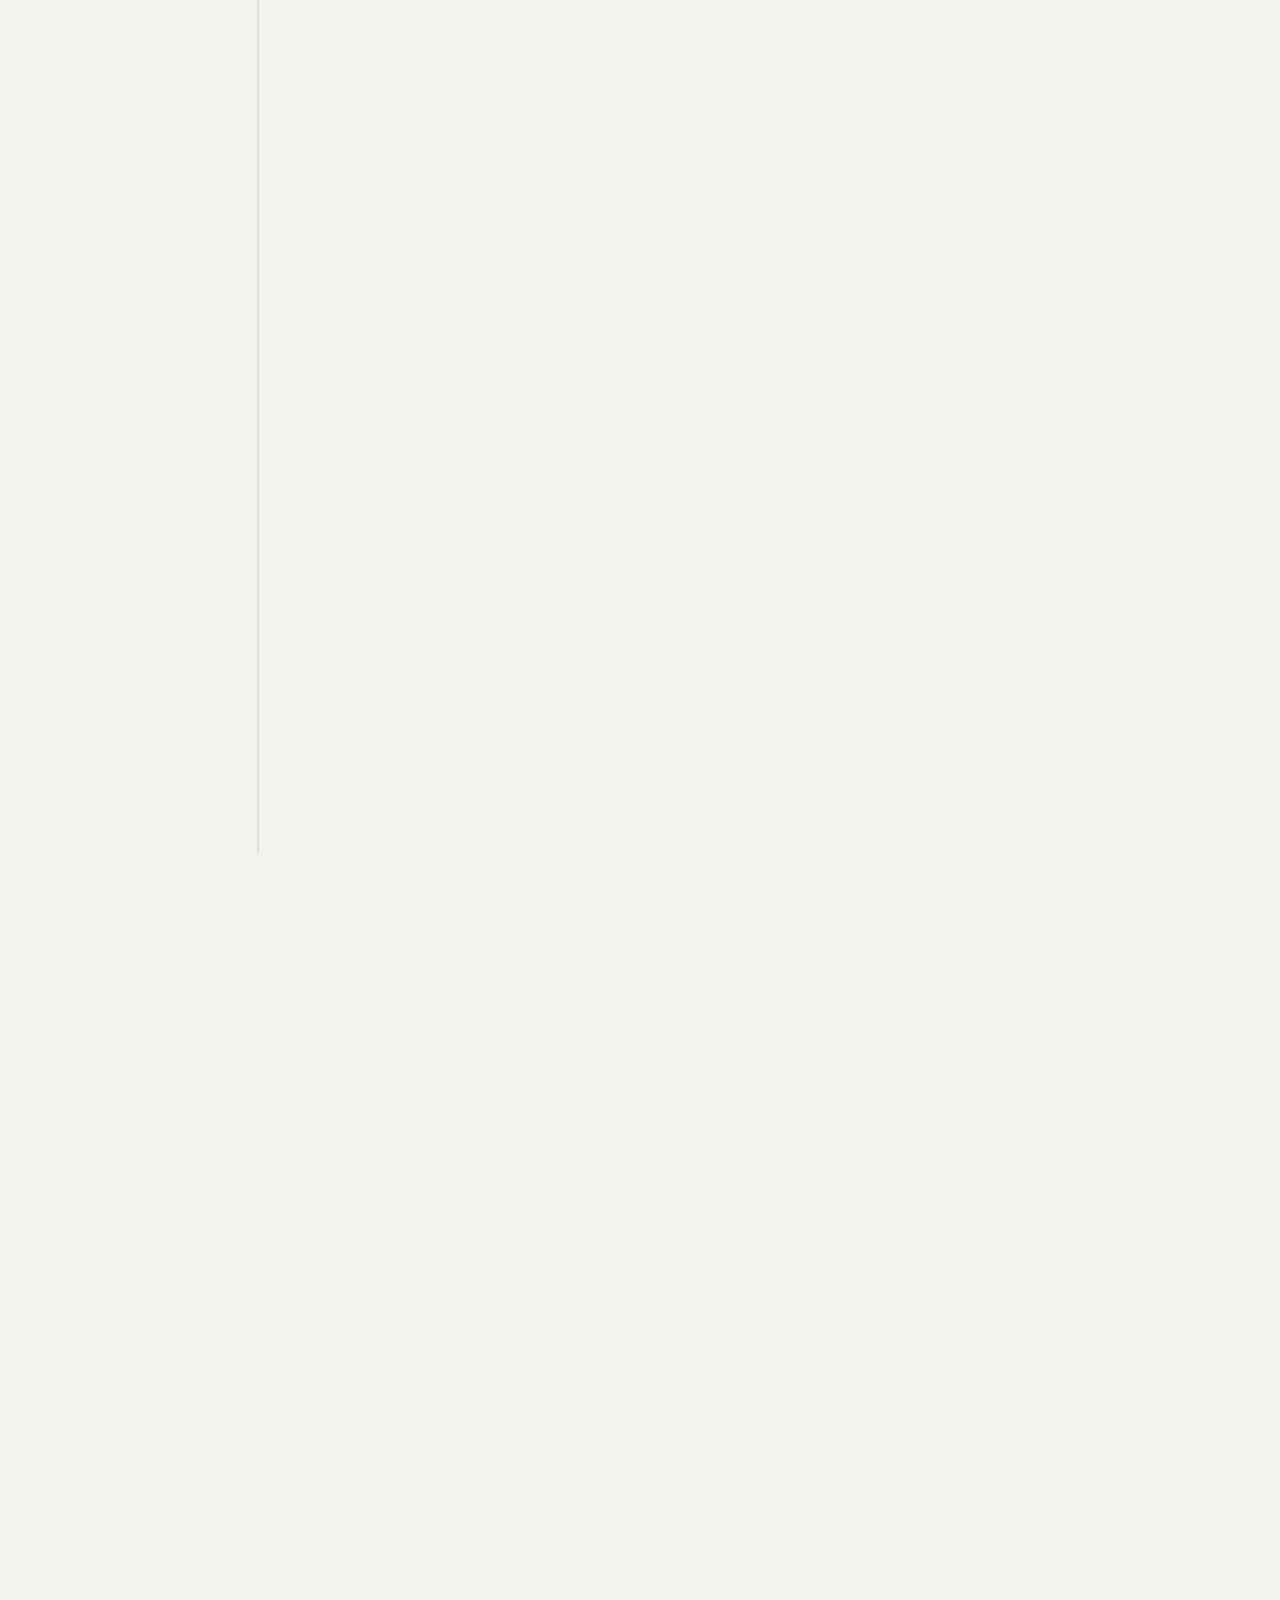
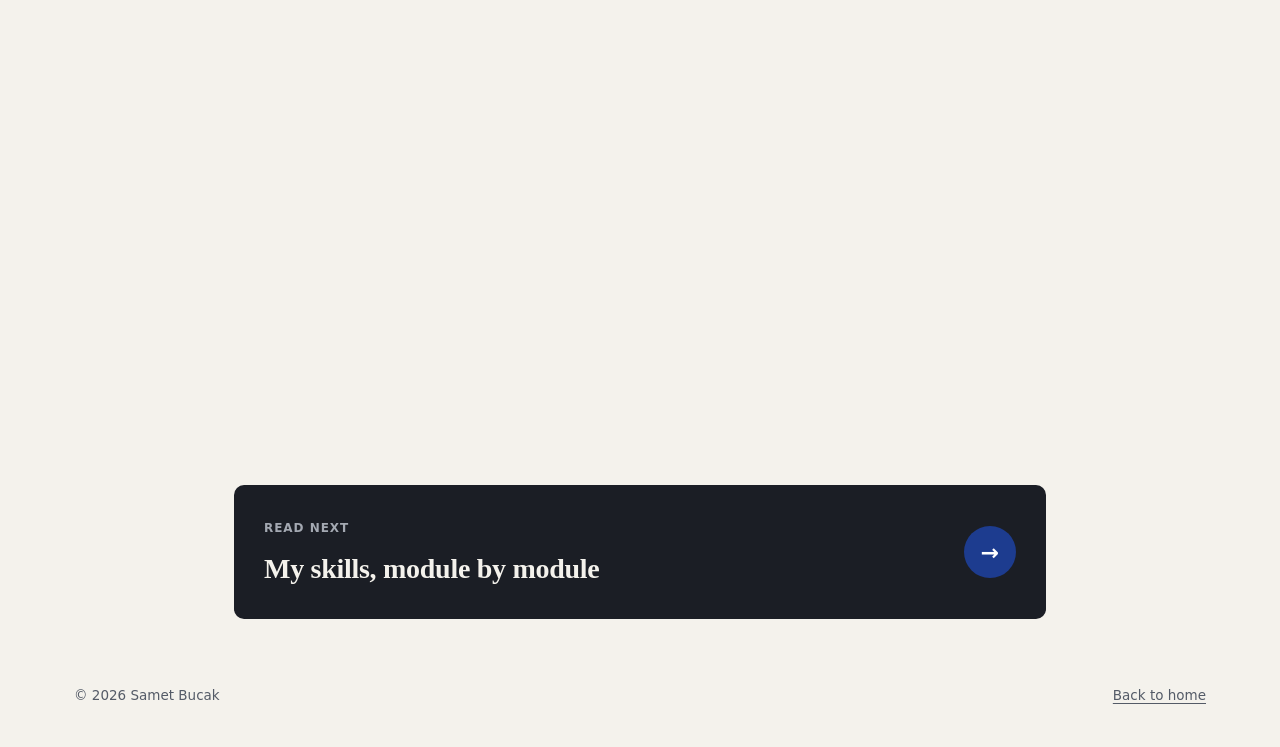
<file: parcours.html>
<!doctype html>
<html lang="fr" data-title-fr="Parcours · Samet Bucak" data-title-en="Background · Samet Bucak">
<head>
  <meta charset="utf-8">
  <meta name="viewport" content="width=device-width, initial-scale=1">
  <meta http-equiv="Content-Security-Policy" content="default-src 'self'; img-src 'self' data:; media-src 'self'; style-src 'self'; script-src 'self'; object-src 'none'; base-uri 'self'; form-action 'none'">
  <meta name="referrer" content="strict-origin-when-cross-origin">
  <title>Parcours · Samet Bucak</title>
  <meta name="description" content="De la sûreté aéroportuaire à l'ingénierie cybersécurité : six ans de reconversion, cinq ans d'alternance.">
  <link rel="canonical" href="https://sametdu60.github.io/parcours.html">
  <link rel="icon" href="favicon.svg" type="image/svg+xml">
  <link rel="stylesheet" href="css/style.css">
  <script src="js/boot.js"></script>
  <script src="js/site.js" defer></script>
</head>
<body>
  <a class="skip" href="#contenu"><span lang="fr">Aller au contenu</span><span lang="en">Skip to content</span></a>
  <svg hidden aria-hidden="true">
    <symbol id="i-moon" viewBox="0 0 24 24"><path fill="currentColor" d="M12 3a9 9 0 1 0 9 9 7 7 0 0 1-9-9Z"/></symbol>
    <symbol id="i-bag" viewBox="0 0 24 24"><g fill="none" stroke="currentColor" stroke-width="1.8" stroke-linecap="round" stroke-linejoin="round"><rect x="3" y="7" width="18" height="13" rx="2"/><path d="M9 7V5a2 2 0 0 1 2-2h2a2 2 0 0 1 2 2v2M3 13h18"/></g></symbol>
    <symbol id="i-net" viewBox="0 0 24 24"><g fill="none" stroke="currentColor" stroke-width="1.8" stroke-linecap="round" stroke-linejoin="round"><rect x="9" y="2" width="6" height="5" rx="1"/><rect x="2" y="17" width="6" height="5" rx="1"/><rect x="16" y="17" width="6" height="5" rx="1"/><path d="M12 7v5M5 17v-5h14v5"/></g></symbol>
    <symbol id="i-server" viewBox="0 0 24 24"><g fill="none" stroke="currentColor" stroke-width="1.8" stroke-linecap="round" stroke-linejoin="round"><rect x="3" y="4" width="18" height="7" rx="1.5"/><rect x="3" y="13" width="18" height="7" rx="1.5"/><path d="M7 7.5h.01M7 16.5h.01"/></g></symbol>
    <symbol id="i-shield" viewBox="0 0 24 24"><g fill="none" stroke="currentColor" stroke-width="1.8" stroke-linecap="round" stroke-linejoin="round"><path d="M12 3 4 6v6c0 4.5 3.4 8.3 8 9 4.6-.7 8-4.5 8-9V6z"/><path d="m9 12 2 2 4-4"/></g></symbol>
    <symbol id="i-flag" viewBox="0 0 24 24"><g fill="none" stroke="currentColor" stroke-width="1.8" stroke-linecap="round" stroke-linejoin="round"><path d="M5 21V4M5 4h11l-2 4 2 4H5"/></g></symbol>
  </svg>

  <header class="header">
    <div class="header__inner">
      <a class="logo" href="index.html"><span class="logo__mark">SB</span><span>Samet Bucak</span></a>
      <nav class="menu" aria-label="Navigation">
        <a href="parcours.html" aria-current="page"><span lang="fr">Parcours</span><span lang="en">Background</span></a>
        <a href="competences.html"><span lang="fr">Compétences</span><span lang="en">Skills</span></a>
        <a href="portfolio.html">Portfolio</a>
        <a href="cv.html"><span lang="fr">CV classique</span><span lang="en">Classic CV</span></a>
        <a href="index.html#contact">Contact</a>
      </nav>
      <div class="toggles">
        <button class="toggle" type="button" data-toggle-lang data-label-fr="Switch to English" data-label-en="Passer en français"><span lang="fr">EN</span><span lang="en">FR</span></button>
        <button class="toggle" type="button" data-toggle-theme data-label-fr="Changer de thème" data-label-en="Toggle theme"><svg aria-hidden="true"><use href="#i-moon"/></svg></button>
      </div>
    </div>
  </header>

  <main class="page" id="contenu">
    <a class="back" href="index.html">← <span lang="fr">Accueil</span><span lang="en">Home</span></a>

    <section class="page-hero">
      <span class="pill"><span lang="fr">Reconversion · 2021 → 2027</span><span lang="en">Career change · 2021 → 2027</span></span>
      <h1><span lang="fr">De Roissy à la cybersécurité</span><span lang="en">From airport security to cybersecurity</span></h1>
      <p class="lead"><span lang="fr">Je ne suis pas arrivé à l'informatique par le chemin classique. J'y suis arrivé par le terrain, puis par le câble, puis par le système. Chaque étape m'a laissé quelque chose que j'utilise encore.</span><span lang="en">I didn't come to IT the usual way. I came through field work, then cables, then systems. Every step left me with something I still use.</span></p>
    </section>

    <ol class="journey">
      <li class="step reveal">
        <span class="step__dot"><svg aria-hidden="true"><use href="#i-bag"/></svg></span>
        <div class="step__body">
          <span class="step__date">2015 – 2021</span>
          <h3><span lang="fr">Le terrain</span><span lang="en">Field work</span></h3>
          <p class="step__where"><span lang="fr">Restauration, logistique, sûreté aéroportuaire</span><span lang="en">Restaurants, logistics, airport security</span></p>
          <ul class="bullets">
            <li><span lang="fr">Cinq ans et demi en restauration, à tenir les coups de feu sans perdre la qualité.</span><span lang="en">Five and a half years in restaurants, handling rushes without dropping quality.</span></li>
            <li><span lang="fr">Préparateur de commandes chez Amazon et Darty : cadence, méthode, indicateurs.</span><span lang="en">Order picker at Amazon and Darty: pace, method, metrics.</span></li>
            <li><span lang="fr">Agent de sûreté à Roissy-CDG : imagerie à rayons X, fouilles, procédures strictes.</span><span lang="en">Security officer at Paris-CDG: X-ray screening, searches, strict procedures.</span></li>
          </ul>
          <p class="kept"><b><span lang="fr">Ce que j'en ai gardé :</span><span lang="en">What I kept:</span></b> <span lang="fr">le sang-froid dans l'urgence, le respect des procédures, et l'œil pour ce qui ne colle pas.</span><span lang="en">composure under pressure, respect for procedures, and an eye for what doesn't fit.</span></p>
        </div>
      </li>

      <li class="step reveal">
        <span class="step__dot"><svg aria-hidden="true"><use href="#i-net"/></svg></span>
        <div class="step__body">
          <span class="step__date">2021 – 2022</span>
          <h3><span lang="fr">Le déclic : le réseau</span><span lang="en">The spark: networking</span></h3>
          <p class="step__where"><span lang="fr">Technicien réseau informatique et télécoms · Greta CFA GPI2D, Paris</span><span lang="en">Network and telecom technician · Greta CFA GPI2D, Paris</span></p>
          <ul class="bullets">
            <li><span lang="fr">Câblage, installation et configuration d'équipements réseau.</span><span lang="en">Cabling, installing and configuring network equipment.</span></li>
            <li><span lang="fr">Serveur de données, domaine Active Directory, réseau d'entreprise sécurisé.</span><span lang="en">File server, Active Directory domain, secure company network.</span></li>
            <li><span lang="fr">Téléphonie IP, solutions IP vidéo et domotiques.</span><span lang="en">IP telephony, IP video and home automation.</span></li>
          </ul>
          <p class="kept"><b><span lang="fr">Ce que j'en ai gardé :</span><span lang="en">What I kept:</span></b> <span lang="fr">l'envie de comprendre comment les machines se parlent. Elle ne m'a plus quitté.</span><span lang="en">the urge to understand how machines talk to each other. It never left.</span></p>
        </div>
      </li>

      <li class="step reveal">
        <span class="step__dot"><svg aria-hidden="true"><use href="#i-server"/></svg></span>
        <div class="step__body">
          <span class="step__date">2022 – 2024</span>
          <h3><span lang="fr">BTS SIO SISR, en alternance dans une DSI</span><span lang="en">Two-year IT degree, work-study in an IT department</span></h3>
          <p class="step__where"><span lang="fr">Technicien informatique · CFPTS, Bagnolet · BTS avec PROMEO</span><span lang="en">IT technician · CFPTS, Bagnolet · degree with PROMEO</span></p>
          <ul class="bullets">
            <li><span lang="fr">Câblage, installation et configuration des équipements actifs.</span><span lang="en">Cabling, installing and configuring active network equipment.</span></li>
            <li><span lang="fr">Déploiement de routeurs MikroTik : filtrage, routage, segmentation.</span><span lang="en">Deploying MikroTik routers: filtering, routing, segmentation.</span></li>
            <li><span lang="fr">Préparation, déploiement et maintien du parc. Support niveaux 1 et 2.</span><span lang="en">Preparing, deploying and maintaining endpoints. Level 1 and 2 support.</span></li>
            <li><span lang="fr">Référent téléphonie IP : lignes, postes, pilotage du prestataire sur les incidents complexes.</span><span lang="en">IP telephony lead: lines, handsets, managing the provider on complex incidents.</span></li>
          </ul>
          <p class="kept"><b><span lang="fr">Ce que j'en ai gardé :</span><span lang="en">What I kept:</span></b> <span lang="fr">tout le périmètre technique d'une PME, du câble à l'utilisateur. On y apprend vite où sont les vrais risques.</span><span lang="en">the whole technical scope of a small organisation, from cable to user. You learn fast where the real risks are.</span></p>
        </div>
      </li>

      <li class="step is-key reveal">
        <span class="step__dot"><svg aria-hidden="true"><use href="#i-shield"/></svg></span>
        <div class="step__body">
          <span class="step__date">2024 – 2027</span>
          <h3><span lang="fr">Cycle ingénieur ESIEA, majeure cybersécurité</span><span lang="en">ESIEA engineering degree, cybersecurity major</span></h3>
          <p class="step__where"><span lang="fr">En alternance chez Orange Viaccess-Orca, La Défense</span><span lang="en">Work-study at Orange Viaccess-Orca, La Défense</span></p>

          <p><b><span lang="fr">Apprenti ingénieur automatisation QA &amp; intégration IA</span><span lang="en">Apprentice engineer, QA automation &amp; AI integration</span></b> · <span lang="fr">depuis septembre 2025</span><span lang="en">since September 2025</span></p>
          <ul class="bullets">
            <li><span lang="fr">Conception d'un outil qui migre en masse les tests d'intégration d'une application TV, de Detox vers Robot Framework.</span><span lang="en">Designed a tool that migrates a TV app's integration tests at scale, from Detox to Robot Framework.</span></li>
            <li><span lang="fr">Premier déploiement sur un modèle de langage hébergé en local, pour qu'aucune donnée ne quitte l'infrastructure.</span><span lang="en">First deployed on a locally hosted language model, so no data leaves the infrastructure.</span></li>
            <li><span lang="fr">Passage à une API externe sous contrat groupe, après validation juridique et technique, quand le modèle local a montré ses limites.</span><span lang="en">Moved to an external API under a group contract after legal and technical approval, once the local model hit its limits.</span></li>
            <li><span lang="fr">Cartographie des contraintes et priorisation des déploiements avec la méthode PDCA.</span><span lang="en">Mapped constraints and prioritised deployments with the PDCA method.</span></li>
          </ul>

          <p><b><span lang="fr">Assistant chef de projet IT</span><span lang="en">Assistant IT project manager</span></b> · <span lang="fr">2024 – 2025</span><span lang="en">2024 – 2025</span></p>
          <ul class="bullets">
            <li><span lang="fr">Coordination des livrables entre les équipes de développement et d'infrastructure.</span><span lang="en">Coordinated deliverables between development and infrastructure teams.</span></li>
            <li><span lang="fr">Suivi des sprints au quotidien et amélioration continue des pratiques.</span><span lang="en">Followed sprints daily and kept improving team practices.</span></li>
            <li><span lang="fr">Traduction des besoins métiers en spécifications techniques.</span><span lang="en">Turned business needs into technical specifications.</span></li>
          </ul>
          <p class="kept"><b><span lang="fr">Ce que j'en ai gardé :</span><span lang="en">What I kept:</span></b> <span lang="fr">la confidentialité des données comme contrainte de conception, pas comme option. Et l'habitude de parler aussi bien aux développeurs qu'à l'infra.</span><span lang="en">data confidentiality as a design constraint, not an option. And the habit of talking to developers and ops alike.</span></p>
        </div>
      </li>

      <li class="step is-key reveal">
        <span class="step__dot"><svg aria-hidden="true"><use href="#i-flag"/></svg></span>
        <div class="step__body">
          <span class="step__date"><span lang="fr">Septembre 2027</span><span lang="en">September 2027</span></span>
          <h3><span lang="fr">Diplôme, et premier poste en cybersécurité</span><span lang="en">Graduation, and a first cybersecurity job</span></h3>
          <p><span lang="fr">Un CDI à Paris, en SOC, en sécurité des infrastructures et du cloud ou en détection : des postes où un profil réseau et systèmes sert dès le premier jour. C'est peut-être chez vous.</span><span lang="en">A permanent role in Paris, in a SOC, infrastructure and cloud security or detection: roles where a networks and systems background helps from day one. Maybe at your company.</span></p>
          <div class="cta-row"><a class="btn btn--accent btn--small" href="index.html#contact"><span lang="fr">Me contacter</span><span lang="en">Get in touch</span></a></div>
        </div>
      </li>
    </ol>

    <section class="block reveal">
      <span class="label"><span lang="fr">À côté de l'alternance</span><span lang="en">Alongside work-study</span></span>
      <h2><span lang="fr">Des projets menés en parallèle</span><span lang="en">Projects on the side</span></h2>
      <div class="cards cards--2" data-cv="side-projects"></div>
    </section>

    <section class="block reveal">
      <span class="label"><span lang="fr">Formation</span><span lang="en">Education</span></span>
      <h2><span lang="fr">Diplômes et certificats</span><span lang="en">Degrees and certificates</span></h2>
      <ul class="checklist">
        <li><span><strong><span lang="fr">Diplôme d'ingénieur, majeure cybersécurité</span><span lang="en">Engineering degree, cybersecurity major</span></strong> · ESIEA, 2024 – 2027 · <span lang="fr">titre CTI, grade de master, mineure systèmes d'information</span><span lang="en">CTI accredited, master's level, information systems minor</span></span></li>
        <li><span><strong><span lang="fr">BTS SIO, option SISR</span><span lang="en">Two-year IT degree (BTS SIO), networks and systems track</span></strong> · PROMEO, 2022 – 2024</span></li>
        <li><span><strong><span lang="fr">Technicien réseau informatique et télécoms</span><span lang="en">Network and telecom technician</span></strong> · Greta CFA GPI2D, 2021 – 2022</span></li>
        <li><span><strong><span lang="fr">Certificats</span><span lang="en">Certificates</span></strong> · <span data-cv="certificates"></span></span></li>
        <li data-labels><span data-cv="labels-line"></span></li>
        <li><span><strong><span lang="fr">Langues</span><span lang="en">Languages</span></strong> · <span lang="fr">français, anglais, turc</span><span lang="en">French, English, Turkish</span></span></li>
      </ul>
    </section>

    <a class="next" href="competences.html">
      <span><span class="label"><span lang="fr">À lire ensuite</span><span lang="en">Read next</span></span><strong><span lang="fr">Mes compétences, module par module</span><span lang="en">My skills, module by module</span></strong></span>
      <span class="next__arrow" aria-hidden="true">→</span>
    </a>
  </main>

  <footer class="footer">
    <p>© <span id="year">2026</span> Samet Bucak</p>
    <p><a href="index.html"><span lang="fr">Retour à l'accueil</span><span lang="en">Back to home</span></a></p>
  </footer>
  <script src="js/data.js"></script>
  <script src="js/render.js"></script>
</body>
</html>
</file>
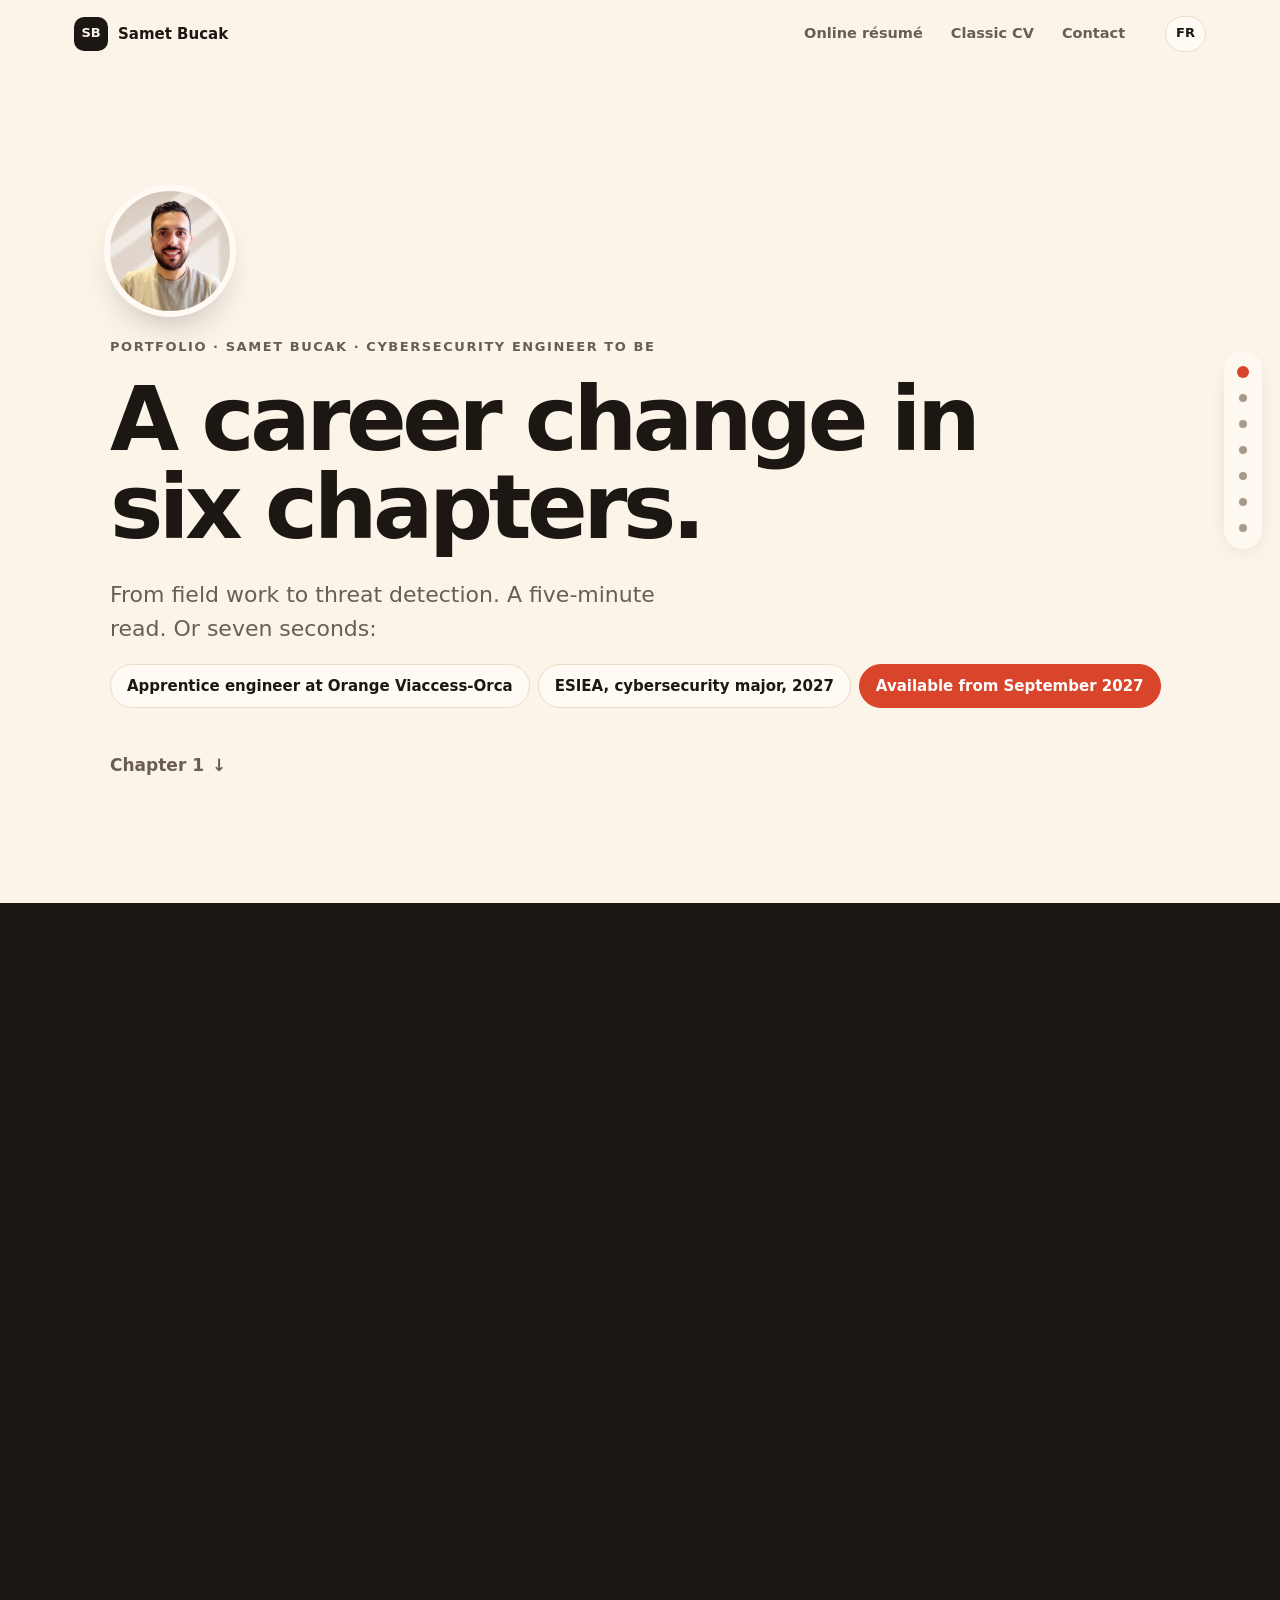
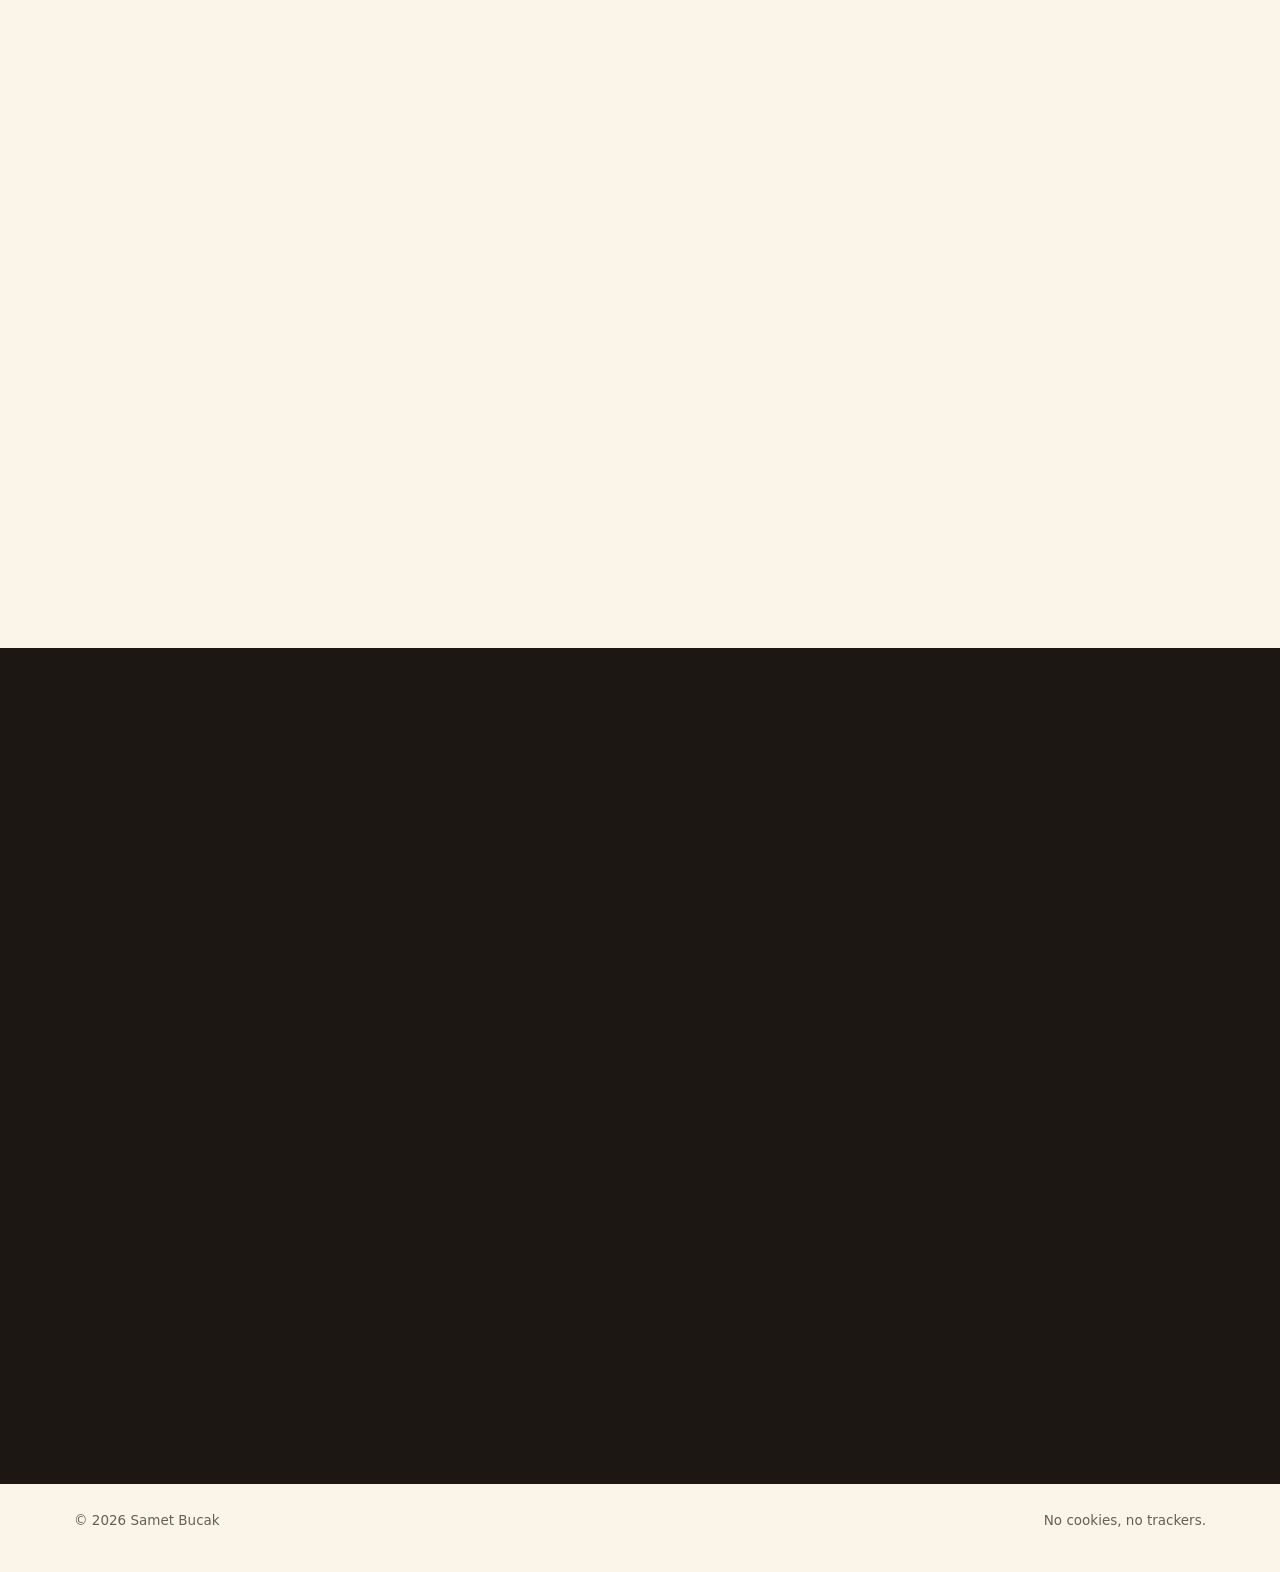
<file: portfolio.html>
<!doctype html>
<html lang="fr" data-page="portfolio" data-ui="4" data-title-fr="Samet Bucak · Portfolio" data-title-en="Samet Bucak · Portfolio">
<head>
  <meta charset="utf-8">
  <meta name="viewport" content="width=device-width, initial-scale=1">
  <meta http-equiv="Content-Security-Policy" content="default-src 'self'; img-src 'self' data:; media-src 'self'; style-src 'self'; script-src 'self'; object-src 'none'; base-uri 'self'; form-action 'none'">
  <meta name="referrer" content="strict-origin-when-cross-origin">
  <title>Samet Bucak · Portfolio</title>
  <meta name="description" content="Portfolio de Samet Bucak : une reconversion en six chapitres, de la sûreté aéroportuaire à l'ingénierie cybersécurité, et les projets qui vont avec.">
  <link rel="canonical" href="https://sametdu60.github.io/portfolio.html">
  <link rel="icon" href="favicon.svg" type="image/svg+xml">
  <link rel="stylesheet" href="css/style.css">
  <link rel="stylesheet" href="css/portfolio.css">
  <script src="js/boot.js"></script>
  <script src="js/site.js" defer></script>
  <script src="js/xray.js" defer></script>
  <script src="js/story.js" defer></script>
</head>
<body>
  <a class="skip" href="#contenu"><span lang="fr">Aller au contenu</span><span lang="en">Skip to content</span></a>

  <header class="header">
    <div class="header__inner">
      <a class="logo" href="portfolio.html"><span class="logo__mark">SB</span><span>Samet Bucak</span></a>
      <nav class="menu" aria-label="Navigation">
        <a href="index.html"><span lang="fr">CV en ligne</span><span lang="en">Online résumé</span></a>
        <a href="cv.html"><span lang="fr">CV classique</span><span lang="en">Classic CV</span></a>
        <a href="#contact">Contact</a>
      </nav>
      <div class="toggles">
        <button class="toggle" type="button" data-toggle-lang data-label-fr="Switch to English" data-label-en="Passer en français"><span lang="fr">EN</span><span lang="en">FR</span></button>
      </div>
    </div>
  </header>

  <nav class="progress" aria-label="Chapitres">
    <a href="#ch0" data-ch="ch0"><span><span lang="fr">Début</span><span lang="en">Start</span></span></a>
    <a href="#ch1" data-ch="ch1"><span>2015</span></a>
    <a href="#ch2" data-ch="ch2"><span>2021</span></a>
    <a href="#ch3" data-ch="ch3"><span>2022</span></a>
    <a href="#ch4" data-ch="ch4"><span>2024</span></a>
    <a href="#ch5" data-ch="ch5"><span><span lang="fr">Projets</span><span lang="en">Projects</span></span></a>
    <a href="#contact" data-ch="contact"><span>2027</span></a>
  </nav>

  <main class="story" id="contenu">
    <section class="chapter ch--cream ch--cover" id="ch0">
      <div class="ch__inner">
        <img class="cover__photo" src="assets/photos/img-profil.jpg" width="120" height="120" alt="Samet Bucak">
        <p class="ch__kicker">Portfolio · Samet Bucak · <span lang="fr">futur ingénieur cybersécurité</span><span lang="en">cybersecurity engineer to be</span></p>
        <h1 class="ch__title"><span lang="fr">Une reconversion en six chapitres.</span><span lang="en">A career change in six chapters.</span></h1>
        <p class="ch__text"><span lang="fr">Du terrain à la détection de menaces. Cinq minutes de lecture. Ou sept secondes :</span><span lang="en">From field work to threat detection. A five-minute read. Or seven seconds:</span></p>
        <ul class="facts4">
          <li><span lang="fr">Apprenti ingénieur chez Orange Viaccess-Orca</span><span lang="en">Apprentice engineer at Orange Viaccess-Orca</span></li>
          <li><span lang="fr">ESIEA, majeure cybersécurité, 2027</span><span lang="en">ESIEA, cybersecurity major, 2027</span></li>
          <li class="is-hot"><span lang="fr">Disponible en septembre 2027</span><span lang="en">Available from September 2027</span></li>
        </ul>
        <a class="cue" href="#ch1"><span lang="fr">Chapitre 1</span><span lang="en">Chapter 1</span> <span aria-hidden="true">↓</span></a>
      </div>
    </section>

    <section class="chapter ch--ink" id="ch1">
      <div class="ch__inner ch__grid">
        <div>
          <p class="ch__kicker"><span lang="fr">Chapitre 1</span><span lang="en">Chapter 1</span> · 2015 – 2021</p>
          <h2 class="ch__title"><span lang="fr">Roissy. Un écran à rayons X.</span><span lang="en">Paris-CDG. An X-ray screen.</span></h2>
          <p class="ch__text"><span lang="fr">Restauration, logistique, puis agent de sûreté aéroportuaire. Six ans à repérer, dans le flux, ce qui ne colle pas. Passez la souris sur la valise.</span><span lang="en">Restaurants, logistics, then airport security officer. Six years of spotting, in the flow, what doesn't fit. Hover over the suitcase.</span></p>
        </div>
        <div class="xray xray--big">
          <svg id="xray" viewBox="0 0 360 220" role="img" aria-labelledby="xray-desc">
            <title id="xray-desc">Valise passée aux rayons X : ordinateur, câbles, vêtements, et un objet signalé</title>
            <defs><clipPath id="xr-reveal"><rect id="xr-window" x="0" y="0" width="360" height="220"/></clipPath></defs>
            <rect x="0" y="0" width="360" height="220" fill="#edf1f2"/>
            <rect x="0" y="190" width="360" height="30" fill="#d7dee0"/>
            <g stroke="#c3ccd0" stroke-width="2"><path d="M20 190v30M60 190v30M100 190v30M140 190v30M180 190v30M220 190v30M260 190v30M300 190v30M340 190v30"/></g>
            <g>
              <path d="M150 40v-14a8 8 0 0 1 8-8h44a8 8 0 0 1 8 8v14" fill="none" stroke="#3d434c" stroke-width="7"/>
              <rect x="40" y="40" width="280" height="146" rx="18" fill="#454b55"/>
              <rect x="40" y="40" width="280" height="146" rx="18" fill="none" stroke="#2f343b" stroke-width="3"/>
              <path d="M52 113h256" stroke="#5a616c" stroke-width="3" stroke-dasharray="2 5"/>
              <rect x="164" y="104" width="32" height="18" rx="4" fill="#5d646f"/>
            </g>
            <g clip-path="url(#xr-reveal)">
              <rect x="0" y="0" width="360" height="190" fill="#edf1f2"/>
              <path d="M150 40v-14a8 8 0 0 1 8-8h44a8 8 0 0 1 8 8v14" fill="none" stroke="#5f86d9" stroke-width="5" opacity=".7"/>
              <rect x="40" y="40" width="280" height="146" rx="18" fill="#f7fafa" stroke="#7d9bc9" stroke-width="3"/>
              <rect x="58" y="58" width="124" height="80" rx="6" fill="#2f63cf" opacity=".55"/>
              <rect x="66" y="66" width="108" height="64" rx="3" fill="#2f63cf" opacity=".35"/>
              <g stroke="#1c449f" stroke-width="1.4" opacity=".55"><path d="M72 78h96M72 88h96M72 98h96M72 108h96M72 118h96"/></g>
              <circle cx="168" cy="72" r="3" fill="#163a8c" opacity=".7"/>
              <path d="M198 54c26-8 58-6 104 4 6 16 4 30-4 40-30 6-64 6-98-2-8-14-8-28-2-42Z" fill="#f2922f" opacity=".5"/>
              <path d="M206 66c24-4 52-2 84 4" stroke="#d9741a" stroke-width="2" fill="none" opacity=".6"/>
              <path d="M58 150c30-6 70-6 110 0 4 10 2 20-4 26-34 4-70 4-104-2-6-8-6-16-2-24Z" fill="#f2922f" opacity=".45"/>
              <path d="M200 116c10-6 26-6 34 2l10 14c2 6-2 10-10 10h-30c-8 0-10-6-8-12Z" fill="#e07a1f" opacity=".55"/>
              <path d="M200 146c10-6 26-6 34 2l10 14c2 6-2 10-10 10h-30c-8 0-10-6-8-12Z" fill="#e07a1f" opacity=".5"/>
              <g fill="none" stroke="#2c9f63" stroke-width="2.4" opacity=".75"><circle cx="272" cy="134" r="16"/><circle cx="273" cy="135" r="11"/><circle cx="271" cy="133" r="6"/><path d="M288 136c8 4 14 12 16 22"/></g>
              <rect x="186" y="150" width="12" height="28" rx="4" fill="#f2922f" opacity=".55"/>
              <rect x="188" y="145" width="8" height="6" rx="1.5" fill="#2f63cf" opacity=".7"/>
              <g><rect x="294" y="58" width="16" height="26" rx="3" fill="#1d3f9a" opacity=".85"/><rect x="298" y="62" width="8" height="6" fill="#6c8ee0"/><path d="M298 74h8M298 78h8" stroke="#6c8ee0" stroke-width="1.5"/></g>
            </g>
            <g id="xr-flag" opacity="0">
              <rect x="287" y="51" width="30" height="40" rx="4" fill="none" stroke="#e5341b" stroke-width="2.4" stroke-dasharray="5 3"/>
              <rect x="246" y="22" width="74" height="20" rx="6" fill="#e5341b"/>
              <text x="283" y="36" text-anchor="middle" font-size="11" font-weight="700" fill="#fff" font-family="system-ui, sans-serif">CHECK</text>
            </g>
            <rect id="xr-beam" x="0" y="0" width="3" height="190" fill="#ea5a12" opacity=".9"/>
          </svg>
        </div>
      </div>
    </section>

    <section class="chapter ch--blue" id="ch2">
      <div class="ch__inner ch__grid">
        <div>
          <p class="ch__kicker"><span lang="fr">Chapitre 2</span><span lang="en">Chapter 2</span> · 2021</p>
          <h2 class="ch__title"><span lang="fr">Le déclic : le réseau.</span><span lang="en">The spark: networking.</span></h2>
          <p class="ch__text"><span lang="fr">Formation de technicien réseau. Câbles, switchs, Active Directory, téléphonie IP. Je découvre comment les machines se parlent, et je ne m'arrête plus.</span><span lang="en">Network technician training. Cables, switches, Active Directory, IP telephony. I discover how machines talk to each other, and I don't stop.</span></p>
        </div>
        <svg class="cable" viewBox="0 0 420 260" aria-hidden="true">
          <path class="cable__path" d="M50 200 C 120 200, 120 130, 190 130 S 260 60, 330 60"/>
          <path class="cable__path cable__path--2" d="M190 130 C 250 130, 270 210, 350 210"/>
          <g class="cable__node"><circle cx="50" cy="200" r="16"/><text x="50" y="240">PC</text></g>
          <g class="cable__node"><circle cx="190" cy="130" r="16"/><text x="190" y="170">switch</text></g>
          <g class="cable__node"><circle cx="330" cy="60" r="16"/><text x="330" y="30">internet</text></g>
          <g class="cable__node"><circle cx="350" cy="210" r="16"/><text x="350" y="250" lang="fr">serveur</text><text x="350" y="250" lang="en">server</text></g>
        </svg>
      </div>
    </section>

    <section class="chapter ch--sand" id="ch3">
      <div class="ch__inner ch__grid">
        <div>
          <p class="ch__kicker"><span lang="fr">Chapitre 3</span><span lang="en">Chapter 3</span> · 2022 – 2024</p>
          <h2 class="ch__title"><span lang="fr">Deux ans dans la DSI d'une PME.</span><span lang="en">Two years in a small company's IT department.</span></h2>
          <p class="ch__text"><span lang="fr">BTS SIO SISR en alternance au CFPTS. Presque seul sur tout le périmètre : réseau, parc, téléphonie, utilisateurs. On y apprend vite où sont les vrais risques.</span><span lang="en">Two-year IT degree, work-study at CFPTS. Almost alone on the whole scope: network, endpoints, telephony, users. You learn fast where the real risks are.</span></p>
        </div>
        <div>
          <p class="huge">2<small><span lang="fr">ans</span><span lang="en">years</span></small></p>
          <ul class="chips4"><li>MikroTik</li><li>VLAN</li><li><span lang="fr">Routage</span><span lang="en">Routing</span></li><li><span lang="fr">Filtrage</span><span lang="en">Filtering</span></li><li>VoIP</li><li><span lang="fr">Support N1/N2</span><span lang="en">L1/L2 support</span></li><li>GLPI</li></ul>
        </div>
      </div>
    </section>

    <section class="chapter ch--accent" id="ch4">
      <div class="ch__inner">
        <p class="ch__kicker"><span lang="fr">Chapitre 4</span><span lang="en">Chapter 4</span> · 2024 – 2027</p>
        <h2 class="ch__title"><span lang="fr">L'ingénierie. La cybersécurité.</span><span lang="en">Engineering. Cybersecurity.</span></h2>
        <p class="ch__text"><span lang="fr">Cycle ingénieur à l'ESIEA, majeure cybersécurité, en alternance chez Orange Viaccess-Orca. D'abord la gestion de projet, puis l'automatisation : un outil qui migre des tests en masse, sur un modèle de langage hébergé en local pour que les données ne sortent pas.</span><span lang="en">Engineering degree at ESIEA, cybersecurity major, work-study at Orange Viaccess-Orca. First project management, then automation: a tool that migrates tests at scale, on a locally hosted language model so data never leaves.</span></p>
        <div class="ch__links">
          <a class="btn4" href="parcours.html"><span lang="fr">Le parcours détaillé</span><span lang="en">The detailed story</span> →</a>
          <a class="btn4" href="competences.html"><span lang="fr">Les compétences</span><span lang="en">The skills</span> →</a>
        </div>
      </div>
    </section>

    <section class="chapter ch--cream" id="ch5">
      <div class="ch__inner">
        <p class="ch__kicker"><span lang="fr">Chapitre 5</span><span lang="en">Chapter 5</span> · <span lang="fr">aujourd'hui</span><span lang="en">today</span></p>
        <h2 class="ch__title"><span lang="fr">Ce que je construis.</span><span lang="en">What I build.</span></h2>
        <div class="cards4" data-cv="portfolio-projects"></div>
        <button class="video4" type="button" id="video-tile" aria-haspopup="dialog">
          <img src="assets/photos/img-profil.jpg" width="64" height="64" alt="">
          <span class="video4__text"><strong><span lang="fr">Plutôt me voir en vrai ?</span><span lang="en">Rather meet me on video?</span></strong><span><span lang="fr">Interview filmée au Mondial de l'Auto 2026.</span><span lang="en">Interview filmed at the 2026 Paris Motor Show.</span></span></span>
          <span class="go"><span lang="fr">Lancer l'interview</span><span lang="en">Play the interview</span></span>
        </button>
      </div>
    </section>

    <section class="chapter ch--ink" id="contact">
      <div class="ch__inner">
        <p class="ch__kicker"><span lang="fr">Chapitre 6</span><span lang="en">Chapter 6</span> · <span lang="fr">septembre 2027</span><span lang="en">September 2027</span></p>
        <h2 class="ch__title"><span lang="fr">La suite s'écrit peut-être avec vous.</span><span lang="en">The next chapter might be with you.</span></h2>
        <p class="ch__text" data-cv="seeking-sentence"></p>
        <div class="cta-row">
          <button class="btn btn--accent" type="button" data-copy="samet.bucak60@gmail.com"><span lang="fr">Copier mon e-mail</span><span lang="en">Copy my email</span></button>
          <a class="btn4" href="mailto:samet.bucak60@gmail.com"><span lang="fr">Écrire</span><span lang="en">Email me</span></a>
          <a class="btn4" href="https://www.linkedin.com/in/samet-bucak/" target="_blank" rel="noopener noreferrer">LinkedIn ↗</a>
          <a class="btn4" href="https://github.com/sametdu60" target="_blank" rel="noopener noreferrer">GitHub ↗</a>
          <a class="btn4" href="cv.html"><span lang="fr">CV classique</span><span lang="en">Classic CV</span></a>
        </div>
      </div>
    </section>
  </main>

  <dialog class="modal" id="video-modal" aria-label="WhyMe">
    <button class="modal__close" type="button" data-label-fr="Fermer" data-label-en="Close">×</button>
    <video controls playsinline preload="none" data-src="assets/video/video.mp4"></video>
  </dialog>

  <footer class="footer">
    <p>© <span id="year">2026</span> Samet Bucak</p>
    <p><span lang="fr">Aucun cookie, aucun traceur.</span><span lang="en">No cookies, no trackers.</span></p>
  </footer>
  <script src="js/data.js"></script>
  <script src="js/render.js"></script>
</body>
</html>
</file>
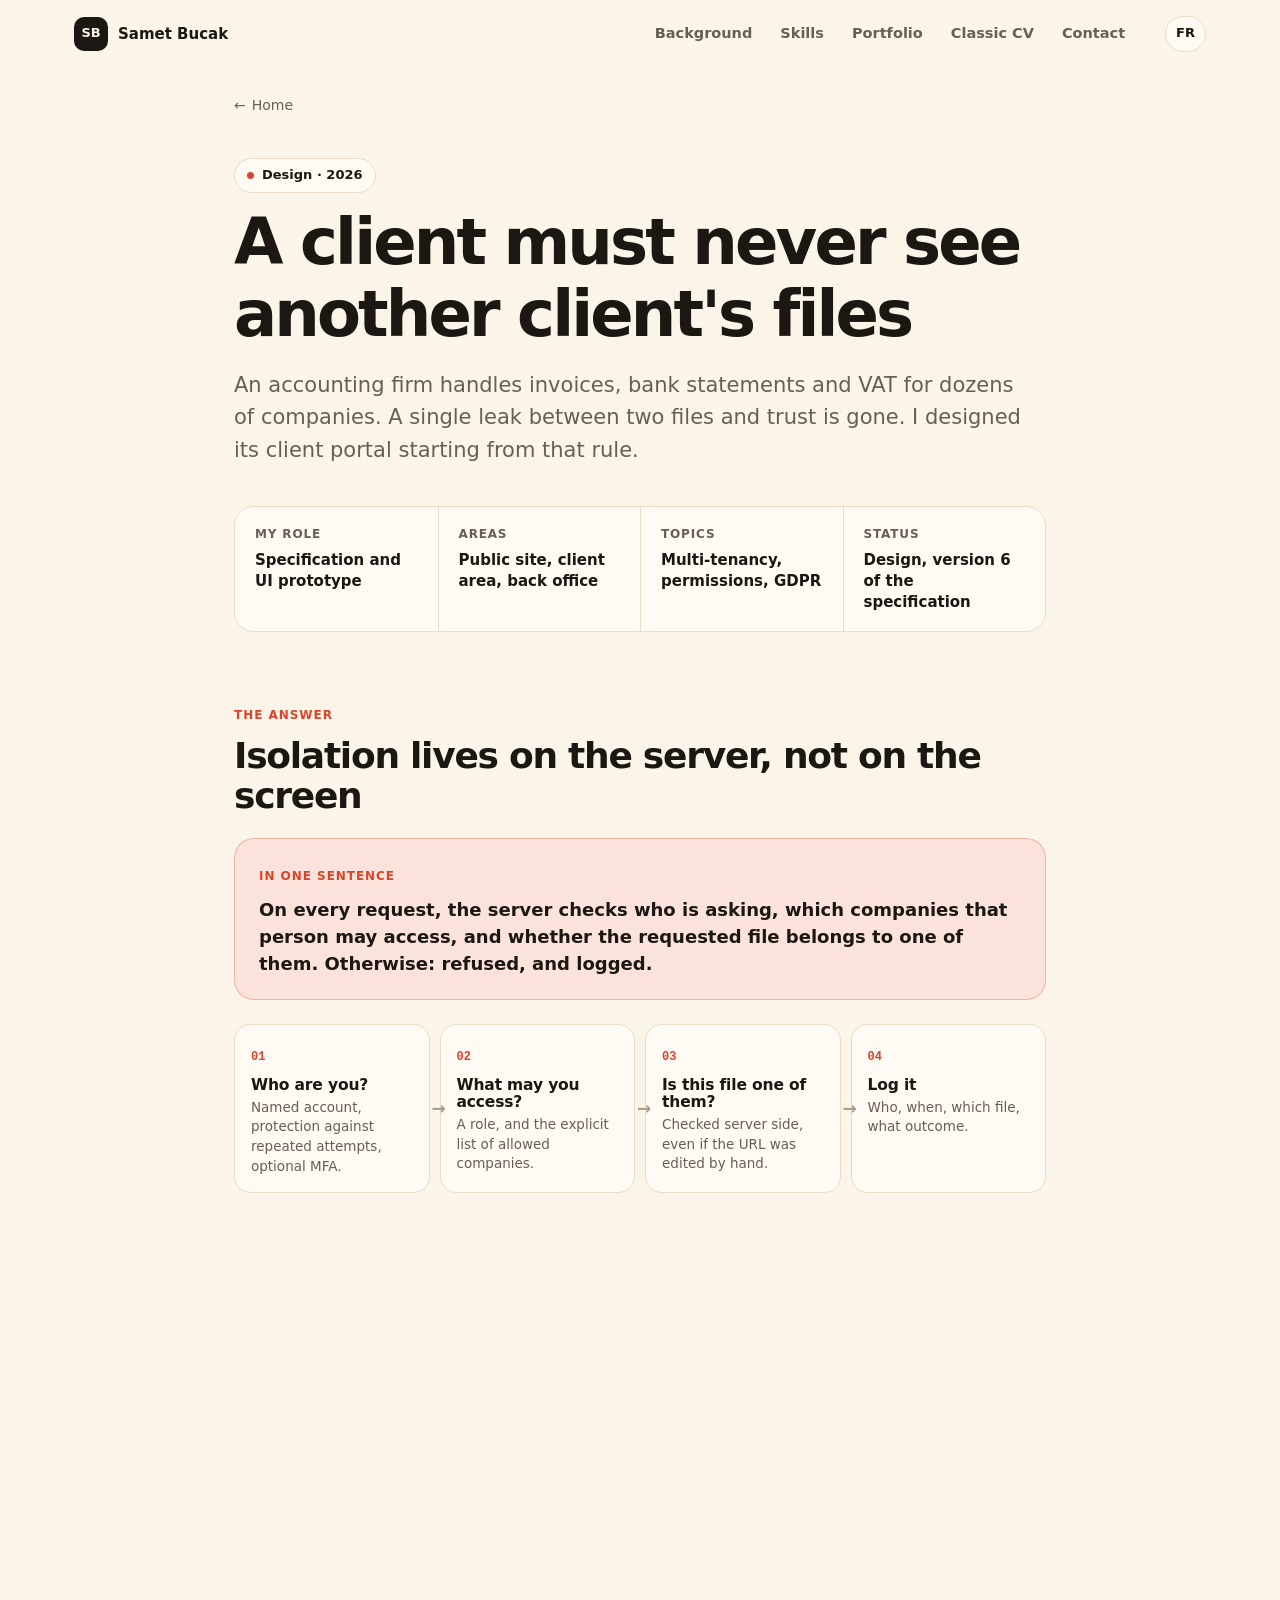
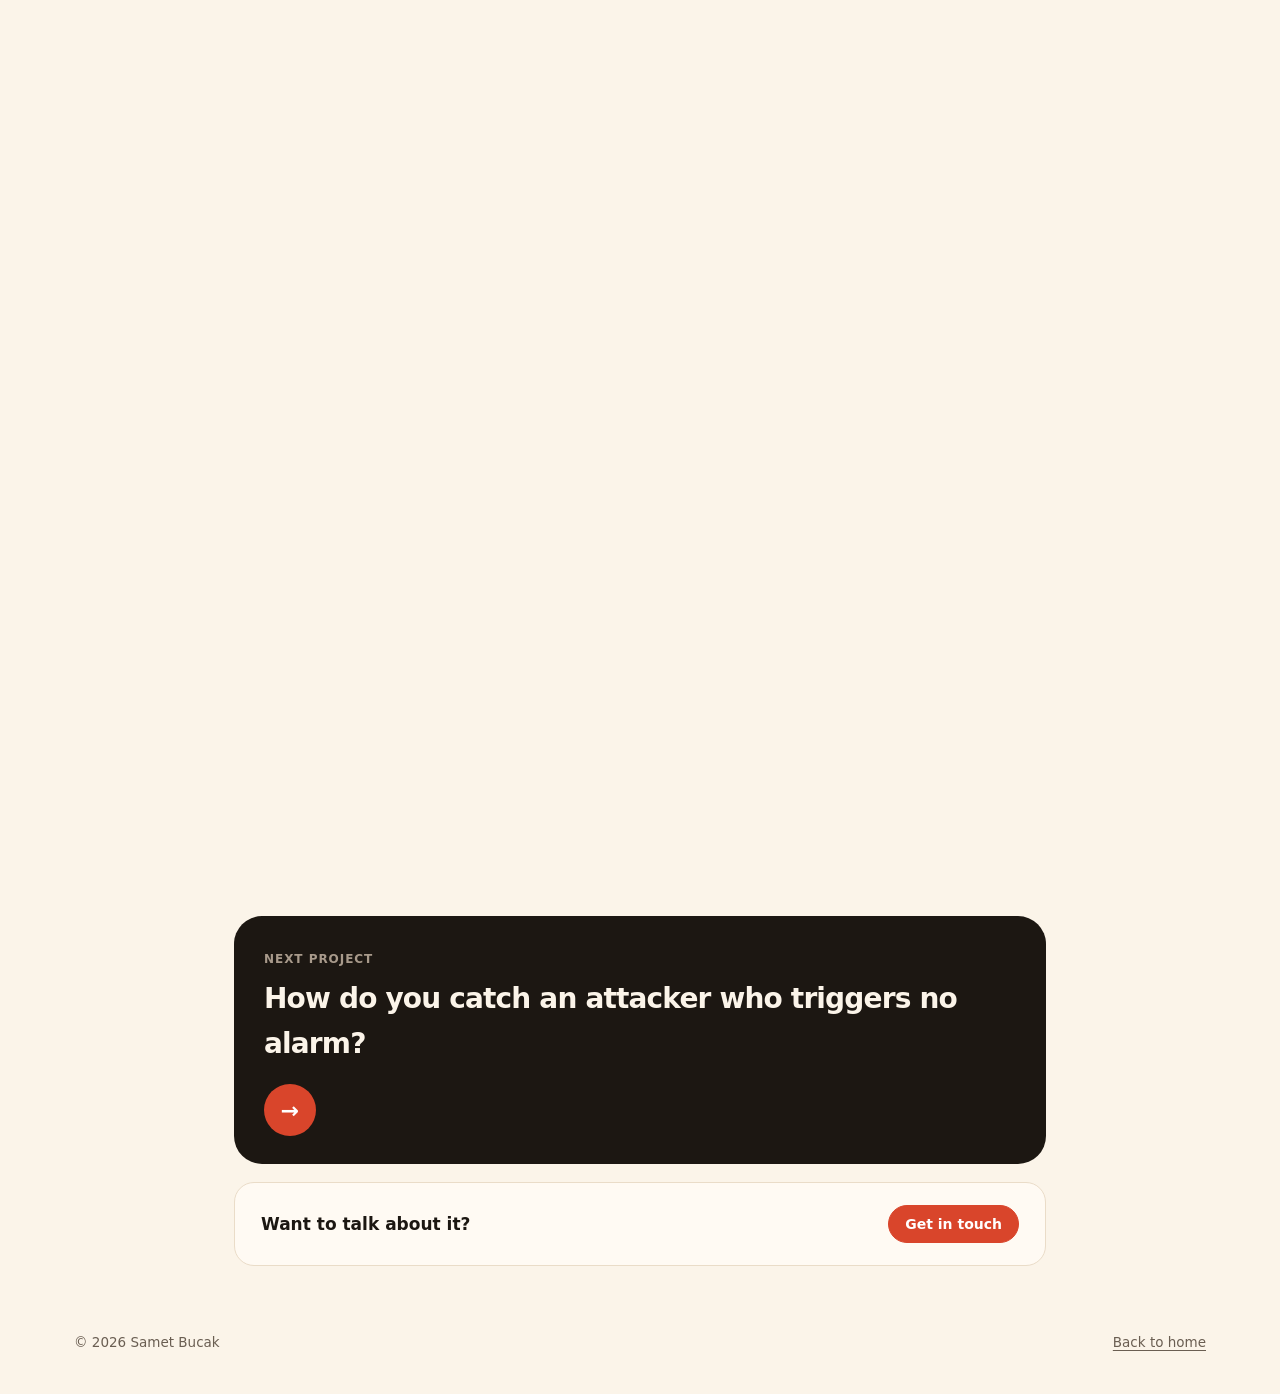
<file: projet-cabinet.html>
<!doctype html>
<html lang="fr" data-title-fr="Portail cabinet comptable · Samet Bucak" data-title-en="Accounting firm portal · Samet Bucak">
<head>
  <meta charset="utf-8">
  <meta name="viewport" content="width=device-width, initial-scale=1">
  <meta http-equiv="Content-Security-Policy" content="default-src 'self'; img-src 'self' data:; media-src 'self'; style-src 'self'; script-src 'self'; object-src 'none'; base-uri 'self'; form-action 'none'">
  <meta name="referrer" content="strict-origin-when-cross-origin">
  <title>Portail cabinet comptable · Samet Bucak</title>
  <meta name="description" content="Conception d'un portail client multi-entreprises pour un cabinet comptable : cloisonnement vérifié côté serveur, droits par rôle, banque sans identifiants.">
  <link rel="canonical" href="https://sametdu60.github.io/projet-cabinet.html">
  <link rel="icon" href="favicon.svg" type="image/svg+xml">
  <link rel="stylesheet" href="css/style.css">
  <script src="js/boot.js"></script>
  <script src="js/site.js" defer></script>
</head>
<body>
  <a class="skip" href="#contenu"><span lang="fr">Aller au contenu</span><span lang="en">Skip to content</span></a>
  <svg hidden aria-hidden="true">
    <symbol id="i-moon" viewBox="0 0 24 24"><path fill="currentColor" d="M12 3a9 9 0 1 0 9 9 7 7 0 0 1-9-9Z"/></symbol>
  </svg>

  <header class="header">
    <div class="header__inner">
      <a class="logo" href="index.html"><span class="logo__mark">SB</span><span>Samet Bucak</span></a>
      <nav class="menu" aria-label="Navigation">
        <a href="parcours.html"><span lang="fr">Parcours</span><span lang="en">Background</span></a>
        <a href="competences.html"><span lang="fr">Compétences</span><span lang="en">Skills</span></a>
        <a href="portfolio.html">Portfolio</a>
        <a href="cv.html"><span lang="fr">CV classique</span><span lang="en">Classic CV</span></a>
        <a href="index.html#contact">Contact</a>
      </nav>
      <div class="toggles">
        <button class="toggle" type="button" data-toggle-lang data-label-fr="Switch to English" data-label-en="Passer en français"><span lang="fr">EN</span><span lang="en">FR</span></button>
        <button class="toggle" type="button" data-toggle-theme data-label-fr="Changer de thème" data-label-en="Toggle theme"><svg aria-hidden="true"><use href="#i-moon"/></svg></button>
      </div>
    </div>
  </header>

  <main class="page" id="contenu">
    <a class="back" href="index.html">← <span lang="fr">Accueil</span><span lang="en">Home</span></a>

    <section class="page-hero">
      <span class="pill pill--live"><span lang="fr">Conception · 2026</span><span lang="en">Design · 2026</span></span>
      <h1><span lang="fr">Un client ne doit jamais voir les dossiers d'un autre</span><span lang="en">A client must never see another client's files</span></h1>
      <p class="lead"><span lang="fr">Un cabinet comptable gère les factures, les relevés bancaires et la TVA de dizaines d'entreprises. Une seule fuite entre deux dossiers, et la confiance disparaît. J'ai conçu son portail client en partant de cette règle.</span><span lang="en">An accounting firm handles invoices, bank statements and VAT for dozens of companies. A single leak between two files and trust is gone. I designed its client portal starting from that rule.</span></p>
    </section>

    <dl class="sheet reveal">
      <div><dt><span lang="fr">Mon rôle</span><span lang="en">My role</span></dt><dd><span lang="fr">Cahier des charges et prototype d'interface</span><span lang="en">Specification and UI prototype</span></dd></div>
      <div><dt><span lang="fr">Espaces</span><span lang="en">Areas</span></dt><dd><span lang="fr">Site vitrine, espace client, back-office</span><span lang="en">Public site, client area, back office</span></dd></div>
      <div><dt><span lang="fr">Sujets</span><span lang="en">Topics</span></dt><dd><span lang="fr">Multi-clients, droits, RGPD</span><span lang="en">Multi-tenancy, permissions, GDPR</span></dd></div>
      <div><dt><span lang="fr">Statut</span><span lang="en">Status</span></dt><dd><span lang="fr">Conception, version 6 du cahier des charges</span><span lang="en">Design, version 6 of the specification</span></dd></div>
    </dl>

    <section class="block reveal">
      <span class="label"><span lang="fr">La réponse</span><span lang="en">The answer</span></span>
      <h2><span lang="fr">Le cloisonnement se joue sur le serveur, pas à l'écran</span><span lang="en">Isolation lives on the server, not on the screen</span></h2>
      <div class="answer">
        <span class="label"><span lang="fr">En une phrase</span><span lang="en">In one sentence</span></span>
        <p><span lang="fr">À chaque requête, le serveur vérifie qui demande, à quelles entreprises cette personne a droit, et si le dossier demandé en fait partie. Sinon : refus, et une trace.</span><span lang="en">On every request, the server checks who is asking, which companies that person may access, and whether the requested file belongs to one of them. Otherwise: refused, and logged.</span></p>
      </div>
      <ol class="pipeline pipeline--4">
        <li><h3><span lang="fr">Qui es-tu ?</span><span lang="en">Who are you?</span></h3><p><span lang="fr">Compte nominatif, protection contre les tentatives répétées, MFA possible.</span><span lang="en">Named account, protection against repeated attempts, optional MFA.</span></p></li>
        <li><h3><span lang="fr">À quoi as-tu droit ?</span><span lang="en">What may you access?</span></h3><p><span lang="fr">Un rôle, et la liste explicite des entreprises autorisées.</span><span lang="en">A role, and the explicit list of allowed companies.</span></p></li>
        <li><h3><span lang="fr">Ce dossier en fait-il partie ?</span><span lang="en">Is this file one of them?</span></h3><p><span lang="fr">Vérifié côté serveur, même si l'URL a été modifiée à la main.</span><span lang="en">Checked server side, even if the URL was edited by hand.</span></p></li>
        <li><h3><span lang="fr">Tracer</span><span lang="en">Log it</span></h3><p><span lang="fr">Qui, quand, quel dossier, quel résultat.</span><span lang="en">Who, when, which file, what outcome.</span></p></li>
      </ol>
    </section>

    <section class="block reveal">
      <span class="label"><span lang="fr">Trois profils</span><span lang="en">Three profiles</span></span>
      <h2><span lang="fr">Chacun voit ce qu'il doit voir, rien de plus</span><span lang="en">Everyone sees what they need, nothing more</span></h2>
      <div class="table-wrap">
        <table class="matrix">
          <thead>
            <tr>
              <th scope="col"><span lang="fr">Profil</span><span lang="en">Profile</span></th>
              <th scope="col"><span lang="fr">Voit</span><span lang="en">Sees</span></th>
              <th scope="col"><span lang="fr">Peut</span><span lang="en">Can</span></th>
              <th scope="col"><span lang="fr">Ne peut jamais</span><span lang="en">Can never</span></th>
            </tr>
          </thead>
          <tbody>
            <tr>
              <td>Client</td>
              <td><span lang="fr">Sa seule entreprise</span><span lang="en">Their own company only</span></td>
              <td><span lang="fr">Déposer des pièces, connecter sa banque, poser une question</span><span lang="en">Upload documents, connect their bank, ask a question</span></td>
              <td><span lang="fr">Ouvrir le dossier d'un autre, même en modifiant l'URL</span><span lang="en">Open another file, even by editing the URL</span></td>
            </tr>
            <tr>
              <td><span lang="fr">Collaborateur</span><span lang="en">Staff member</span></td>
              <td><span lang="fr">Les dossiers qui lui sont attribués</span><span lang="en">The files assigned to them</span></td>
              <td><span lang="fr">Traiter pièces, TVA ou clôture selon son rôle</span><span lang="en">Handle documents, VAT or closing according to their role</span></td>
              <td><span lang="fr">S'attribuer lui-même des droits</span><span lang="en">Grant themselves more rights</span></td>
            </tr>
            <tr>
              <td><span lang="fr">Administrateur</span><span lang="en">Administrator</span></td>
              <td><span lang="fr">Tout le portefeuille</span><span lang="en">The whole portfolio</span></td>
              <td><span lang="fr">Créer les comptes, attribuer et révoquer les droits</span><span lang="en">Create accounts, grant and revoke rights</span></td>
              <td><span lang="fr">Changer un droit sans que ce soit journalisé</span><span lang="en">Change a permission without it being logged</span></td>
            </tr>
          </tbody>
        </table>
      </div>
    </section>

    <section class="block reveal">
      <span class="label"><span lang="fr">Données bancaires</span><span lang="en">Bank data</span></span>
      <h2><span lang="fr">La banque, sans jamais toucher un mot de passe</span><span lang="en">Banking, without ever touching a password</span></h2>
      <p><span lang="fr">Le client connecte sa banque via un prestataire d'agrégation agréé : il donne son consentement chez ce prestataire, et le portail <strong>ne voit jamais ses identifiants</strong>. Il peut aussi importer un relevé PDF. Les opérations en double entre les deux sources sont détectées avant le rapprochement.</span><span lang="en">The client connects their bank through a licensed aggregation provider: consent is given on the provider's side, and the portal <strong>never sees their credentials</strong>. They can also import a PDF statement. Duplicate transactions across both sources are caught before reconciliation.</span></p>
    </section>

    <section class="block reveal">
      <span class="label"><span lang="fr">Automatisation</span><span lang="en">Automation</span></span>
      <h2><span lang="fr">La machine propose, l'humain valide</span><span lang="en">The machine suggests, a human approves</span></h2>
      <p><span lang="fr">La lecture automatique des factures propose les écritures, vérifie que HT et TVA font bien le TTC et repère les doublons. Mais rien n'est comptabilisé sans la validation d'une personne habilitée, et chaque correction reste dans l'historique.</span><span lang="en">Automatic invoice reading suggests entries, checks that net plus VAT equals gross and flags duplicates. But nothing is booked without approval from an authorised person, and every correction stays in the history.</span></p>
    </section>

    <section class="block reveal">
      <span class="label"><span lang="fr">Ce que j'en retiens</span><span lang="en">What I take from it</span></span>
      <h2><span lang="fr">Une règle que je n'oublierai pas</span><span lang="en">A rule I won't forget</span></h2>
      <p class="quote"><span lang="fr">Masquer un bouton n'est pas un contrôle d'accès.</span><span lang="en">Hiding a button is not access control.</span></p>
      <p><span lang="fr">C'est l'erreur la plus fréquente des applications multi-clients, et l'une des plus coûteuses. Ici, elle est écrite noir sur blanc dans les critères d'acceptation : un client ne voit que son entreprise, et c'est le serveur qui le garantit.</span><span lang="en">It is the most common mistake in multi-tenant applications, and one of the most expensive. Here it is written into the acceptance criteria: a client only sees their own company, and the server guarantees it.</span></p>
    </section>

    <a class="next" data-next="cabinet" href="projet-detection.html">
      <span><span class="label"><span lang="fr">Projet suivant</span><span lang="en">Next project</span></span><strong><span lang="fr">Repérer un attaquant qui ne déclenche aucune alarme</span><span lang="en">Catching an attacker who triggers no alarm</span></strong></span>
      <span class="next__arrow" aria-hidden="true">→</span>
    </a>
    <div class="end-cta">
      <p><span lang="fr">Envie d'en parler ?</span><span lang="en">Want to talk about it?</span></p>
      <a class="btn btn--accent btn--small" href="index.html#contact"><span lang="fr">Me contacter</span><span lang="en">Get in touch</span></a>
    </div>
  </main>

  <footer class="footer">
    <p>© <span id="year">2026</span> Samet Bucak</p>
    <p><a href="index.html"><span lang="fr">Retour à l'accueil</span><span lang="en">Back to home</span></a></p>
  </footer>
  <script src="js/data.js"></script>
  <script src="js/render.js"></script>
</body>
</html>
</file>
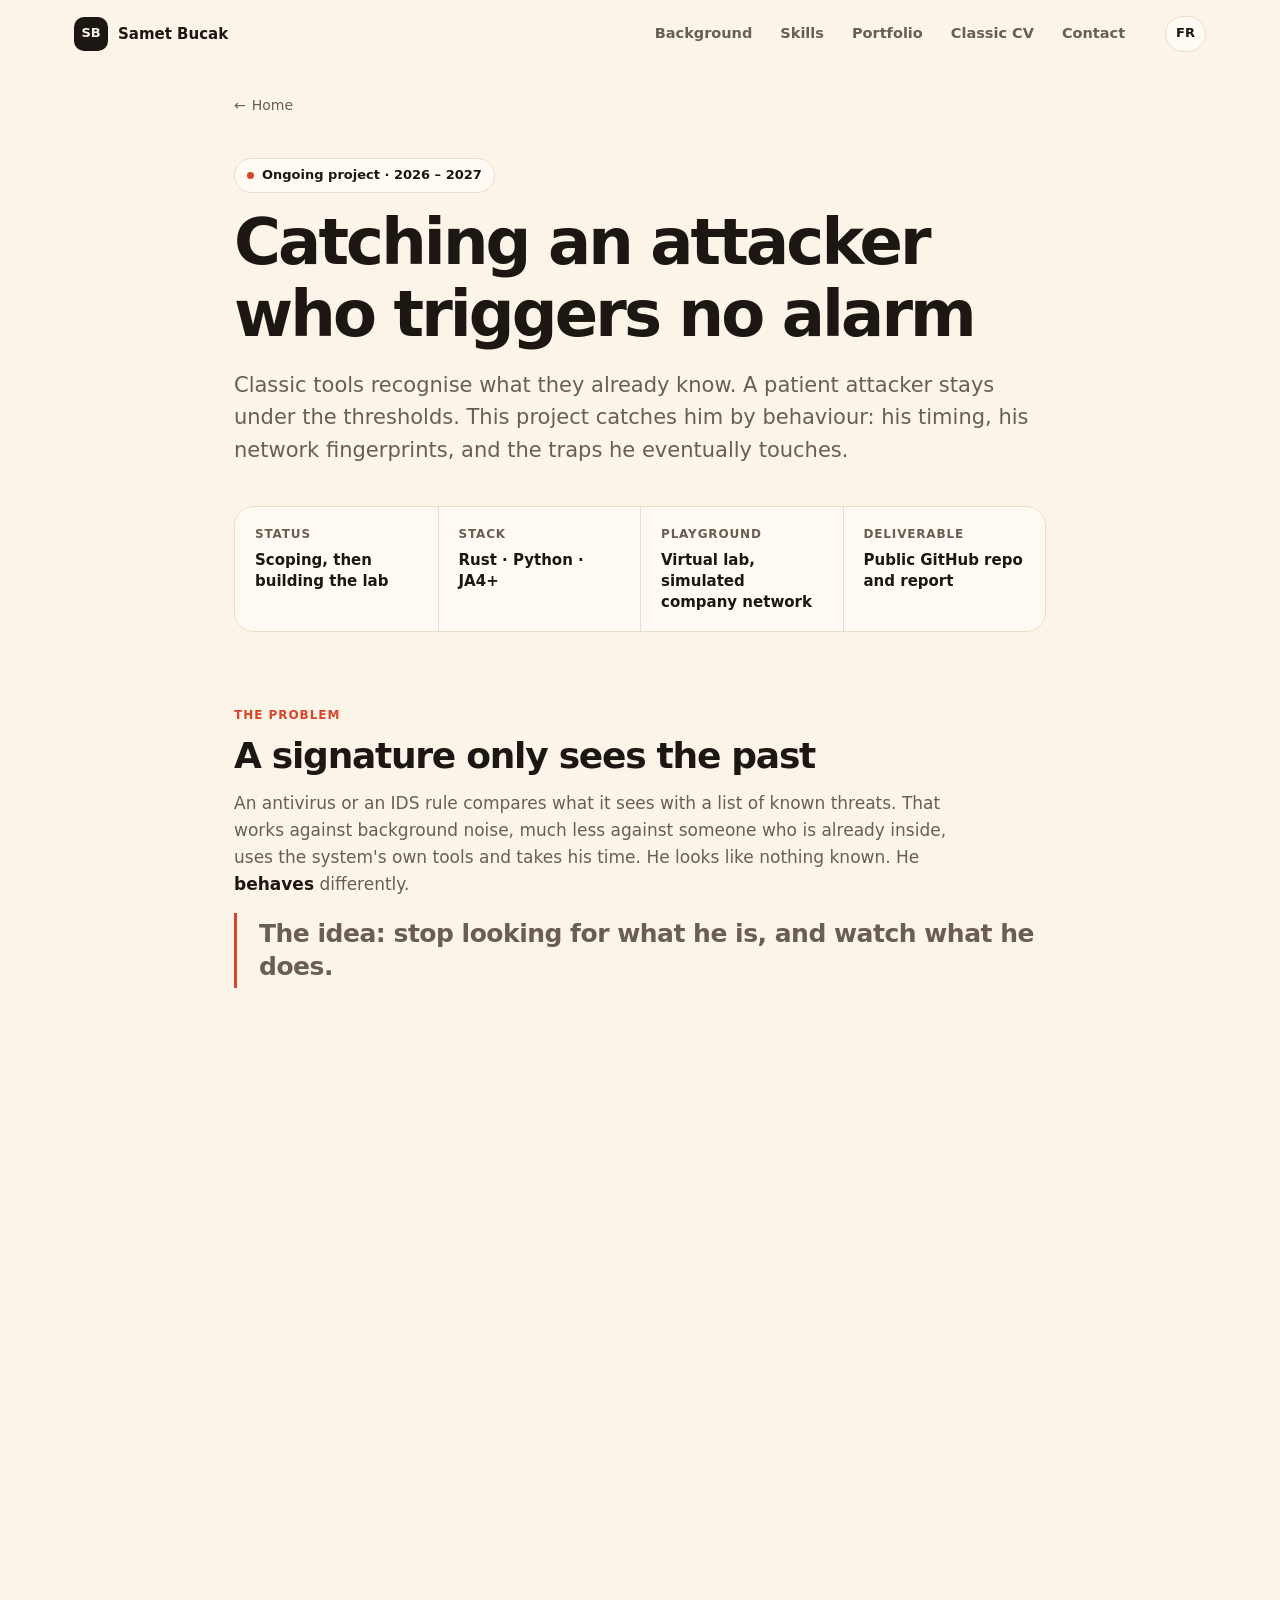
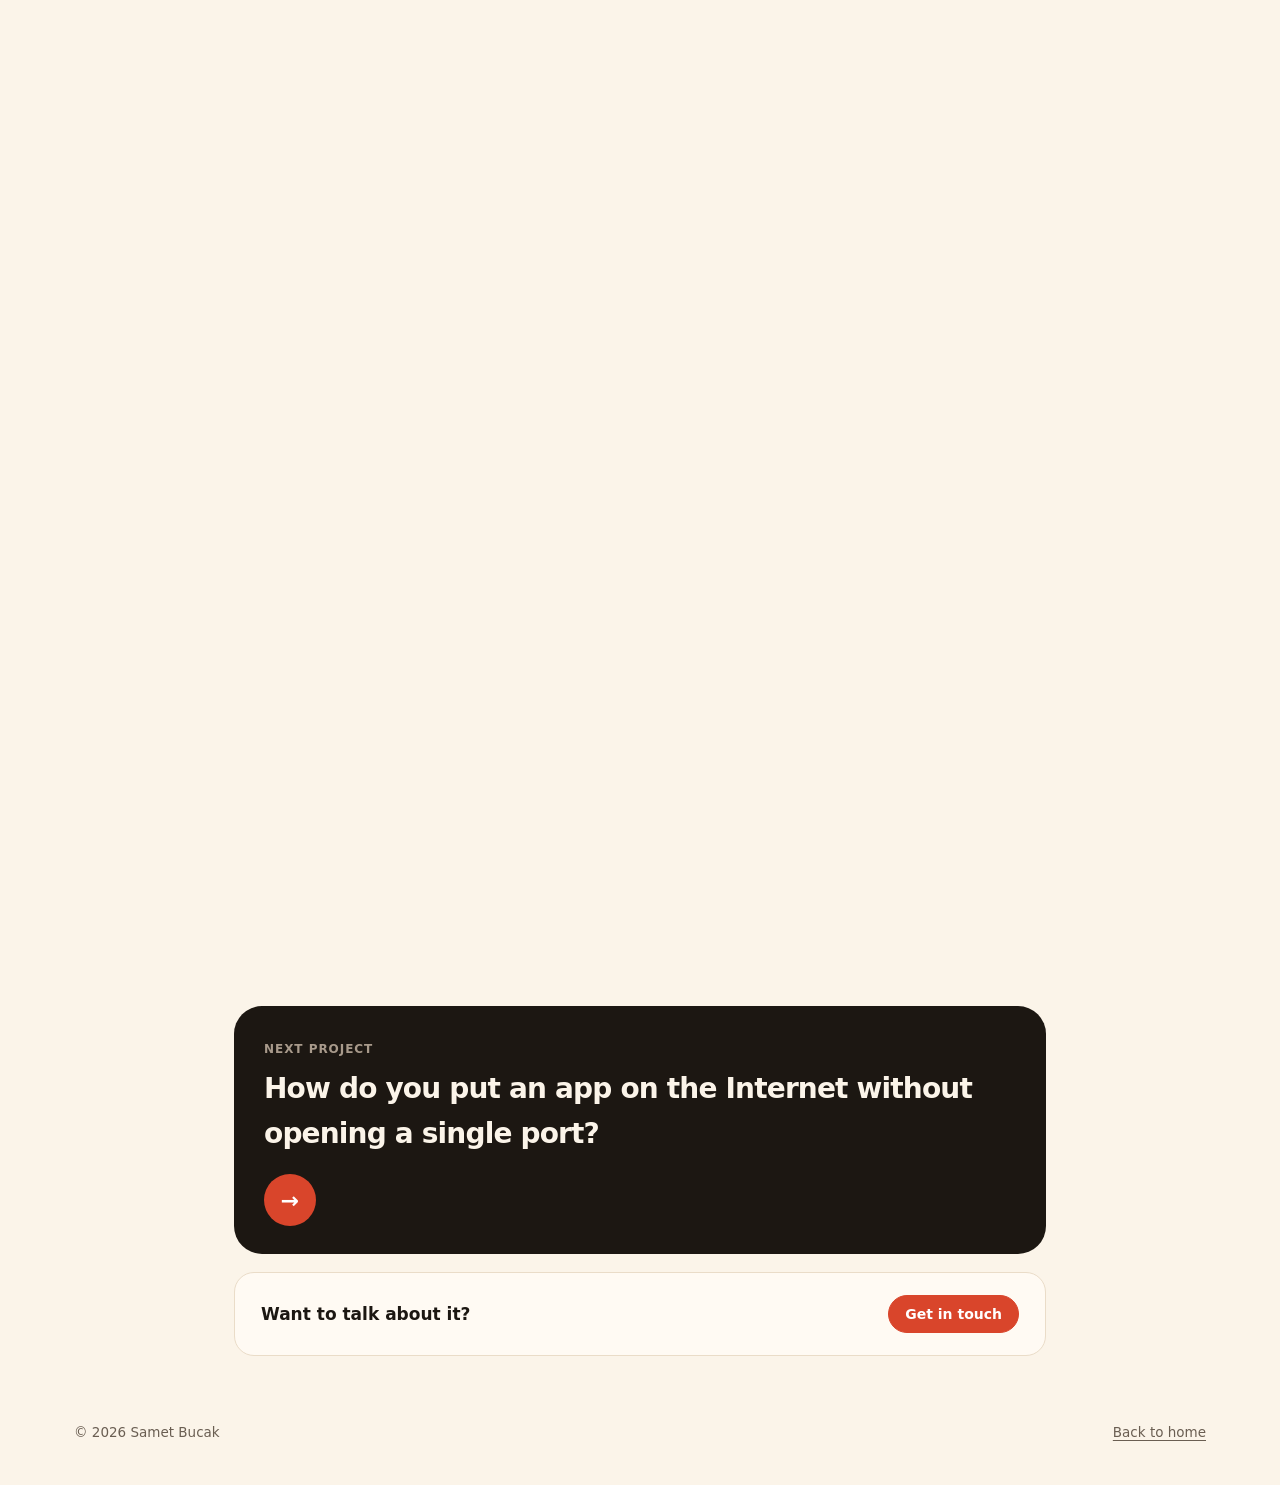
<file: projet-detection.html>
<!doctype html>
<html lang="fr" data-title-fr="Détection comportementale · Samet Bucak" data-title-en="Behaviour-based detection · Samet Bucak">
<head>
  <meta charset="utf-8">
  <meta name="viewport" content="width=device-width, initial-scale=1">
  <meta http-equiv="Content-Security-Policy" content="default-src 'self'; img-src 'self' data:; media-src 'self'; style-src 'self'; script-src 'self'; object-src 'none'; base-uri 'self'; form-action 'none'">
  <meta name="referrer" content="strict-origin-when-cross-origin">
  <title>Détection comportementale · Samet Bucak</title>
  <meta name="description" content="Repérer un attaquant à son comportement plutôt qu'à des signatures : capteur Rust, empreintes JA4+, leurres internes et score de risque explicable.">
  <link rel="canonical" href="https://sametdu60.github.io/projet-detection.html">
  <link rel="icon" href="favicon.svg" type="image/svg+xml">
  <link rel="stylesheet" href="css/style.css">
  <script src="js/boot.js"></script>
  <script src="js/net.js" defer></script>
  <script src="js/site.js" defer></script>
</head>
<body>
  <a class="skip" href="#contenu"><span lang="fr">Aller au contenu</span><span lang="en">Skip to content</span></a>
  <svg hidden aria-hidden="true">
    <symbol id="i-moon" viewBox="0 0 24 24"><path fill="currentColor" d="M12 3a9 9 0 1 0 9 9 7 7 0 0 1-9-9Z"/></symbol>
  </svg>

  <header class="header">
    <div class="header__inner">
      <a class="logo" href="index.html"><span class="logo__mark">SB</span><span>Samet Bucak</span></a>
      <nav class="menu" aria-label="Navigation">
        <a href="parcours.html"><span lang="fr">Parcours</span><span lang="en">Background</span></a>
        <a href="competences.html"><span lang="fr">Compétences</span><span lang="en">Skills</span></a>
        <a href="portfolio.html">Portfolio</a>
        <a href="cv.html"><span lang="fr">CV classique</span><span lang="en">Classic CV</span></a>
        <a href="index.html#contact">Contact</a>
      </nav>
      <div class="toggles">
        <button class="toggle" type="button" data-toggle-lang data-label-fr="Switch to English" data-label-en="Passer en français"><span lang="fr">EN</span><span lang="en">FR</span></button>
        <button class="toggle" type="button" data-toggle-theme data-label-fr="Changer de thème" data-label-en="Toggle theme"><svg aria-hidden="true"><use href="#i-moon"/></svg></button>
      </div>
    </div>
  </header>

  <main class="page" id="contenu">
    <a class="back" href="index.html">← <span lang="fr">Accueil</span><span lang="en">Home</span></a>

    <section class="page-hero">
      <span class="pill pill--live"><span lang="fr">Projet en cours · 2026 – 2027</span><span lang="en">Ongoing project · 2026 – 2027</span></span>
      <h1><span lang="fr">Repérer un attaquant qui ne déclenche aucune alarme</span><span lang="en">Catching an attacker who triggers no alarm</span></h1>
      <p class="lead"><span lang="fr">Les outils classiques reconnaissent ce qu'ils connaissent déjà. Un attaquant patient, lui, avance sous les seuils. Ce projet le repère à son comportement : son rythme, ses empreintes réseau, et les pièges qu'il finit par toucher.</span><span lang="en">Classic tools recognise what they already know. A patient attacker stays under the thresholds. This project catches him by behaviour: his timing, his network fingerprints, and the traps he eventually touches.</span></p>
    </section>

    <dl class="sheet reveal">
      <div><dt><span lang="fr">Statut</span><span lang="en">Status</span></dt><dd><span lang="fr">Cadrage, puis construction du lab</span><span lang="en">Scoping, then building the lab</span></dd></div>
      <div><dt>Stack</dt><dd>Rust · Python · JA4+</dd></div>
      <div><dt><span lang="fr">Terrain</span><span lang="en">Playground</span></dt><dd><span lang="fr">Lab virtualisé, réseau d'entreprise simulé</span><span lang="en">Virtual lab, simulated company network</span></dd></div>
      <div><dt><span lang="fr">Livrable</span><span lang="en">Deliverable</span></dt><dd><span lang="fr">Dépôt GitHub public et rapport</span><span lang="en">Public GitHub repo and report</span></dd></div>
    </dl>

    <section class="block reveal">
      <span class="label"><span lang="fr">Le problème</span><span lang="en">The problem</span></span>
      <h2><span lang="fr">Une signature ne voit que le passé</span><span lang="en">A signature only sees the past</span></h2>
      <p><span lang="fr">Un antivirus ou une règle d'IDS compare ce qu'il voit à une liste de menaces connues. C'est efficace contre le bruit de fond, beaucoup moins contre quelqu'un qui est déjà entré, qui utilise les outils du système et qui prend son temps. Lui ne ressemble à rien de connu. Il <strong>se comporte</strong> différemment.</span><span lang="en">An antivirus or an IDS rule compares what it sees with a list of known threats. That works against background noise, much less against someone who is already inside, uses the system's own tools and takes his time. He looks like nothing known. He <strong>behaves</strong> differently.</span></p>
      <p class="quote"><span lang="fr">L'idée : ne plus chercher ce qu'il est, mais observer ce qu'il fait.</span><span lang="en">The idea: stop looking for what he is, and watch what he does.</span></p>
    </section>

    <section class="block reveal">
      <span class="label"><span lang="fr">Le terrain de jeu</span><span lang="en">The playground</span></span>
      <h2><span lang="fr">Un vrai réseau d'entreprise, en miniature</span><span lang="en">A real company network, in miniature</span></h2>
      <p><span lang="fr">Tout se passe dans un lab que je construis : un siège segmenté derrière un firewall (DMZ, postes, serveurs), une agence reliée par VPN site-à-site, une administration qui ne passe que par VPN. Chaque flux autorisé a sa justification écrite. Ci-dessous, une simulation : regardez ce qui arrive quand une machine touche le serveur leurre.</span><span lang="en">Everything happens in a lab I am building: a head office segmented behind a firewall (DMZ, workstations, servers), a branch connected over site-to-site VPN, administration only through VPN. Every allowed flow has a written reason. Below is a simulation: watch what happens when a machine touches the decoy server.</span></p>
      <figure class="lab">
        <div class="lab__bar">
          <span>lab · sensor-01</span>
          <span class="lab__live" id="lab-state">live</span>
          <button class="lab__pause" id="anim-toggle" type="button" aria-pressed="false">Pause</button>
        </div>
        <canvas id="net" aria-hidden="true"></canvas>
        <ol class="lab__log" id="net-log" aria-hidden="true"></ol>
      </figure>
    </section>

    <section class="block reveal">
      <span class="label"><span lang="fr">Comment ça marche</span><span lang="en">How it works</span></span>
      <h2><span lang="fr">Du paquet brut à l'alerte qui s'explique</span><span lang="en">From raw packet to an alert that explains itself</span></h2>
      <ol class="pipeline">
        <li><h3><span lang="fr">Capter</span><span lang="en">Capture</span></h3><p><span lang="fr">Un capteur écrit en Rust lit le trafic du lab en temps réel.</span><span lang="en">A sensor written in Rust reads the lab traffic in real time.</span></p></li>
        <li><h3><span lang="fr">Empreinter</span><span lang="en">Fingerprint</span></h3><p><span lang="fr">Il calcule les empreintes JA4+ de TLS, TCP et SSH, sans rien déchiffrer.</span><span lang="en">It computes JA4+ fingerprints of TLS, TCP and SSH, decrypting nothing.</span></p></li>
        <li><h3><span lang="fr">Comparer</span><span lang="en">Compare</span></h3><p><span lang="fr">Python apprend le normal de chaque machine et mesure les écarts.</span><span lang="en">Python learns what is normal for each machine and measures deviations.</span></p></li>
        <li><h3><span lang="fr">Piéger</span><span lang="en">Trap</span></h3><p><span lang="fr">Des leurres internes signalent le moindre contact.</span><span lang="en">Internal decoys report the slightest contact.</span></p></li>
        <li><h3><span lang="fr">Expliquer</span><span lang="en">Explain</span></h3><p><span lang="fr">Un score de risque où chaque alerte dit pourquoi elle existe.</span><span lang="en">A risk score where every alert says why it exists.</span></p></li>
      </ol>
    </section>

    <section class="block reveal">
      <span class="label"><span lang="fr">Les pièges</span><span lang="en">The traps</span></span>
      <h2><span lang="fr">Des leurres que personne n'a de raison de toucher</span><span lang="en">Decoys nobody has a reason to touch</span></h2>
      <p><span lang="fr">Un attaquant discret peut rester sous tous les seuils statistiques. Mais pour avancer, il doit explorer. Les leurres sont placés là où il regardera, et nulle part ailleurs : une alerte de leurre est presque toujours une vraie alerte.</span><span lang="en">A careful attacker can stay under every statistical threshold. But to move forward, he has to explore. The decoys sit exactly where he will look, and nowhere else: a decoy alert is almost always a real one.</span></p>
      <div class="cards cards--2">
        <div class="card"><div class="card__icon"><svg viewBox="0 0 24 24" fill="none" stroke="currentColor" stroke-width="1.8" stroke-linecap="round" stroke-linejoin="round"><rect x="3" y="4" width="18" height="7" rx="1.5"/><rect x="3" y="13" width="18" height="7" rx="1.5"/><path d="M7 7.5h.01M7 16.5h.01"/></svg></div><h3><span lang="fr">Serveur honeypot interne</span><span lang="en">Internal honeypot server</span></h3><p><span lang="fr">Un faux serveur de sauvegarde dans la zone serveurs. Il n'a aucun utilisateur légitime.</span><span lang="en">A fake backup server in the server zone. It has no legitimate user.</span></p></div>
        <div class="card"><div class="card__icon"><svg viewBox="0 0 24 24" fill="none" stroke="currentColor" stroke-width="1.8" stroke-linecap="round" stroke-linejoin="round"><path d="M14 3H7a2 2 0 0 0-2 2v14a2 2 0 0 0 2 2h10a2 2 0 0 0 2-2V8z"/><path d="M14 3v5h5M9 13h6M9 17h4"/></svg></div><h3><span lang="fr">Fichiers canary</span><span lang="en">Canary files</span></h3><p><span lang="fr">Des documents appétissants sur des partages, qui signalent leur ouverture.</span><span lang="en">Tempting documents on file shares that report when they are opened.</span></p></div>
        <div class="card"><div class="card__icon"><svg viewBox="0 0 24 24" fill="none" stroke="currentColor" stroke-width="1.8" stroke-linecap="round" stroke-linejoin="round"><circle cx="12" cy="8" r="4"/><path d="M4 21a8 8 0 0 1 16 0"/></svg></div><h3><span lang="fr">Comptes leurres</span><span lang="en">Decoy accounts</span></h3><p><span lang="fr">Des identifiants semés exprès. Les utiliser, c'est se dénoncer.</span><span lang="en">Credentials planted on purpose. Using them gives you away.</span></p></div>
        <div class="card"><div class="card__icon"><svg viewBox="0 0 24 24" fill="none" stroke="currentColor" stroke-width="1.8" stroke-linecap="round" stroke-linejoin="round"><circle cx="12" cy="12" r="9"/><path d="M3 12h18M12 3a14 14 0 0 1 0 18M12 3a14 14 0 0 0 0 18"/></svg></div><h3><span lang="fr">Noms DNS piégés</span><span lang="en">Trapped DNS names</span></h3><p><span lang="fr">Des noms de machines qui n'existent que pour être cherchés.</span><span lang="en">Hostnames that only exist to be looked up.</span></p></div>
      </div>
    </section>

    <section class="block reveal">
      <span class="label"><span lang="fr">L'IA, sans raconter d'histoires</span><span lang="en">AI, without the hype</span></span>
      <h2><span lang="fr">Chaque modèle doit battre une méthode simple</span><span lang="en">Every model has to beat a simple method</span></h2>
      <p><span lang="fr">Détection d'anomalies (Isolation Forest), modèle de séquence pour suivre l'avancée d'une attaque, explication des alertes façon SHAP, et un modèle de langage local pour résumer un incident. Chaque modèle sera comparé à une méthode statistique simple, sur les mêmes données. <strong>S'il ne fait pas mieux, le rapport le dira.</strong></span><span lang="en">Anomaly detection (Isolation Forest), a sequence model to follow an attack's progress, SHAP-style alert explanations, and a local language model to summarise an incident. Each model will be compared with a simple statistical method on the same data. <strong>If it does no better, the report will say so.</strong></span></p>
      <div class="answer">
        <span class="label"><span lang="fr">Esprit critique</span><span lang="en">Critical thinking</span></span>
        <p><span lang="fr">Le livre qui sert de référence au projet promet de repérer un risque jusqu'à 45 jours à l'avance. Mon lab rejoue des attaques en quelques heures : je mesurerai ce qui tient vraiment, et je l'écrirai, même si ça ne tient pas.</span><span lang="en">The reference book behind the project claims risks can be spotted up to 45 days in advance. My lab replays attacks in a few hours: I will measure what actually holds, and write it down, even if it doesn't.</span></p>
      </div>
    </section>

    <section class="block reveal">
      <span class="label"><span lang="fr">Où j'en suis</span><span lang="en">Where I am</span></span>
      <h2><span lang="fr">Un jalon après l'autre</span><span lang="en">One milestone at a time</span></h2>
      <p><span lang="fr">Si le temps manque, l'ordre de priorité est clair : un projet plus petit mais terminé vaut mieux qu'un projet ambitieux à moitié fait.</span><span lang="en">If time runs short, priorities are clear: a smaller finished project beats an ambitious half-done one.</span></p>
      <ol class="roadmap">
        <li class="is-now"><span><strong><span lang="fr">Cadrage</span><span lang="en">Scoping</span></strong> · <span><span lang="fr">lectures, architecture, choix techniques</span><span lang="en">reading, architecture, technical choices</span></span></span><em><span lang="fr">En cours</span><span lang="en">Now</span></em></li>
        <li><span><strong>Lab</strong> · <span><span lang="fr">firewall, segments, VPN admin et site-à-site</span><span lang="en">firewall, segments, admin and site-to-site VPN</span></span></span><em><span lang="fr">À venir</span><span lang="en">Next</span></em></li>
        <li><span><strong><span lang="fr">Collecte</span><span lang="en">Collection</span></strong> · <span><span lang="fr">capteur Rust, du pcap à la capture live</span><span lang="en">Rust sensor, from pcap to live capture</span></span></span><em><span lang="fr">À venir</span><span lang="en">Next</span></em></li>
        <li><span><strong>JA4+</strong> · <span><span lang="fr">empreintes codées à la main, validées contre la référence</span><span lang="en">fingerprints coded by hand, validated against the reference</span></span></span><em><span lang="fr">À venir</span><span lang="en">Next</span></em></li>
        <li><span><strong><span lang="fr">Comportements</span><span lang="en">Behaviours</span></strong> · <span><span lang="fr">normal par machine, puis recon lente, beaconing, mouvement latéral, exfiltration</span><span lang="en">per-machine baseline, then slow recon, beaconing, lateral movement, exfiltration</span></span></span><em><span lang="fr">À venir</span><span lang="en">Next</span></em></li>
        <li><span><strong><span lang="fr">Leurres et score</span><span lang="en">Decoys and score</span></strong> · <span><span lang="fr">deception interne, score de risque, évaluation chiffrée</span><span lang="en">internal deception, risk score, measured evaluation</span></span></span><em><span lang="fr">À venir</span><span lang="en">Next</span></em></li>
        <li><span><strong><span lang="fr">IA et temps réel</span><span lang="en">AI and real time</span></strong> · <span><span lang="fr">modèles comparés, flux continu, rapport final</span><span lang="en">compared models, continuous stream, final report</span></span></span><em><span lang="fr">À venir</span><span lang="en">Next</span></em></li>
      </ol>
    </section>

    <section class="block reveal" id="psyber">
      <span class="label"><span lang="fr">Avant ce projet</span><span lang="en">Before this project</span></span>
      <h2>PsyberSentinel</h2>
      <p><span lang="fr">Un projet d'école qui a posé les bases : la conception d'une plateforme XDR d'analyse comportementale, centrée sur les menaces internes et les techniques Living-off-the-Land. Ingestion PCAP et NetFlow, inspection des paquets, logs normalisés au format OCSF, détection non supervisée exécutée en local et alertes expliquées par SHAP.</span><span lang="en">A school project that laid the groundwork: designing a behavioural XDR platform focused on insider threats and Living-off-the-Land techniques. PCAP and NetFlow ingestion, packet inspection, logs normalised to OCSF, unsupervised detection running locally and alerts explained with SHAP.</span></p>
      <ul class="tags"><li>PCAP / NetFlow</li><li>DPI</li><li>OCSF</li><li>Isolation Forest</li><li>Autoencoders</li><li>SHAP</li></ul>
    </section>

    <a class="next" data-next="detection" href="projet-formation.html">
      <span><span class="label"><span lang="fr">Projet suivant</span><span lang="en">Next project</span></span><strong><span lang="fr">Ouvrir un logiciel à Internet sans ouvrir un seul port</span><span lang="en">Putting an app online without opening a single port</span></strong></span>
      <span class="next__arrow" aria-hidden="true">→</span>
    </a>
    <div class="end-cta">
      <p><span lang="fr">Envie d'en parler ?</span><span lang="en">Want to talk about it?</span></p>
      <a class="btn btn--accent btn--small" href="index.html#contact"><span lang="fr">Me contacter</span><span lang="en">Get in touch</span></a>
    </div>
  </main>

  <footer class="footer">
    <p>© <span id="year">2026</span> Samet Bucak</p>
    <p><a href="index.html"><span lang="fr">Retour à l'accueil</span><span lang="en">Back to home</span></a></p>
  </footer>
  <script src="js/data.js"></script>
  <script src="js/render.js"></script>
</body>
</html>
</file>
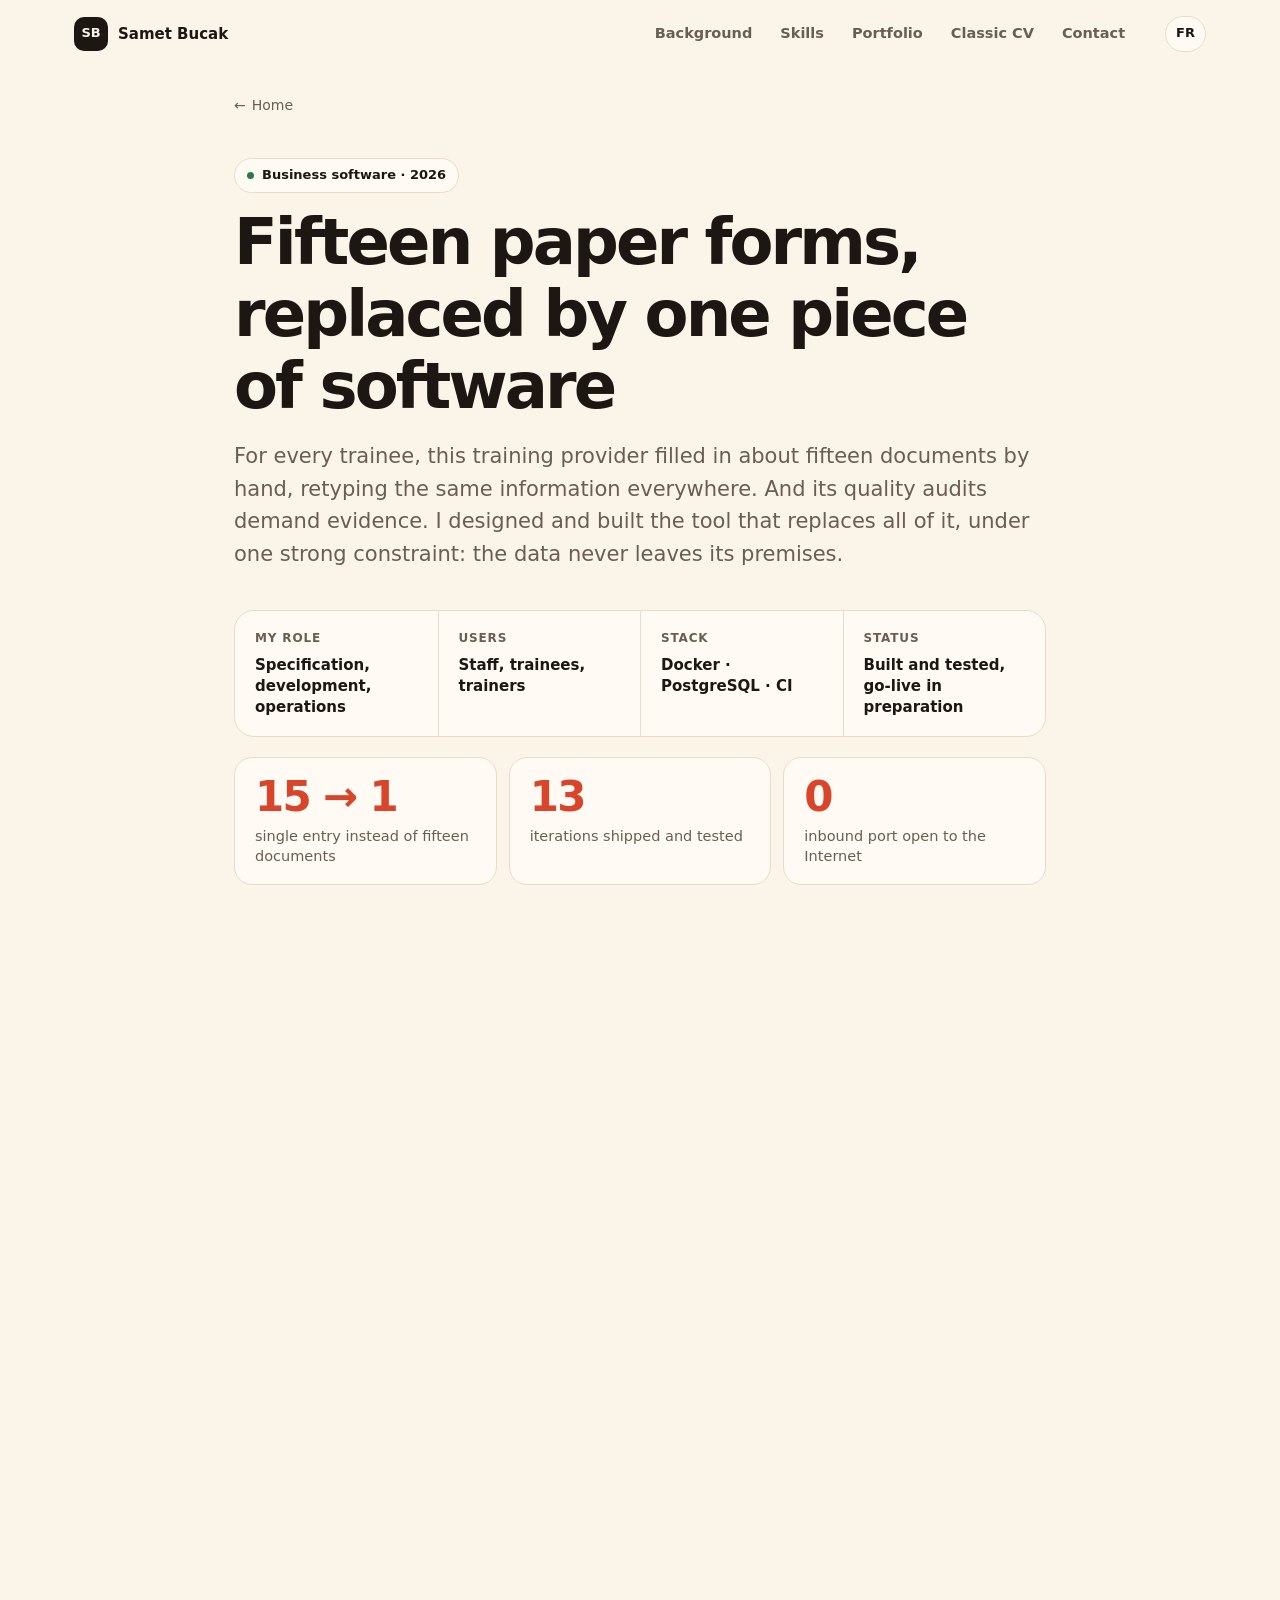
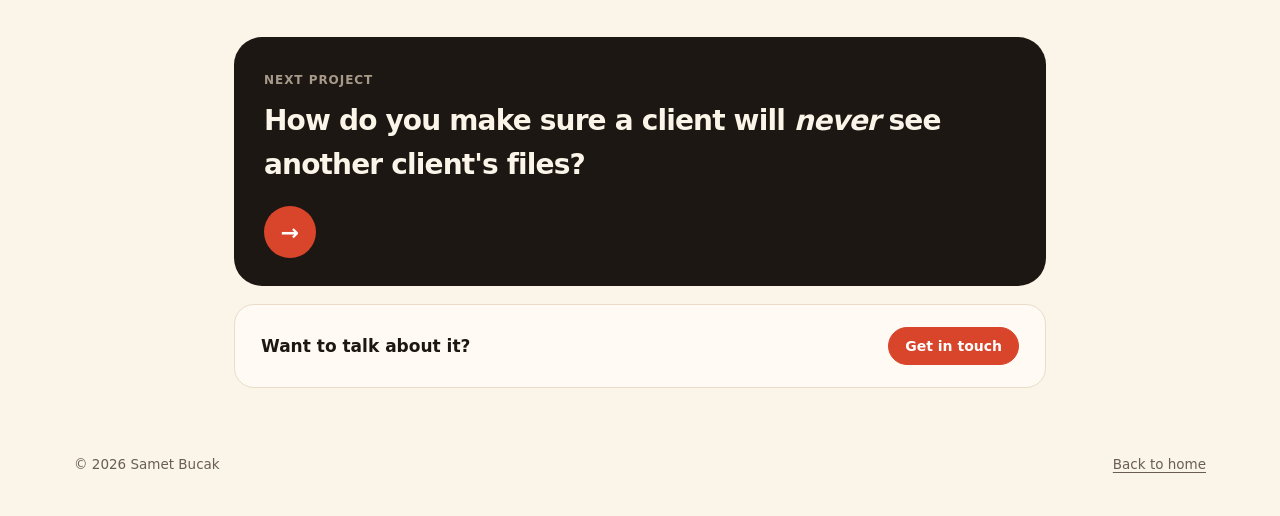
<file: projet-formation.html>
<!doctype html>
<html lang="fr" data-title-fr="Plateforme de formation · Samet Bucak" data-title-en="Training platform · Samet Bucak">
<head>
  <meta charset="utf-8">
  <meta name="viewport" content="width=device-width, initial-scale=1">
  <meta http-equiv="Content-Security-Policy" content="default-src 'self'; img-src 'self' data:; media-src 'self'; style-src 'self'; script-src 'self'; object-src 'none'; base-uri 'self'; form-action 'none'">
  <meta name="referrer" content="strict-origin-when-cross-origin">
  <title>Plateforme de formation · Samet Bucak</title>
  <meta name="description" content="Un logiciel métier pour un organisme de formation, exposé à Internet sans aucun port entrant.">
  <link rel="canonical" href="https://sametdu60.github.io/projet-formation.html">
  <link rel="icon" href="favicon.svg" type="image/svg+xml">
  <link rel="stylesheet" href="css/style.css">
  <script src="js/boot.js"></script>
  <script src="js/site.js" defer></script>
</head>
<body>
  <a class="skip" href="#contenu"><span lang="fr">Aller au contenu</span><span lang="en">Skip to content</span></a>
  <svg hidden aria-hidden="true">
    <symbol id="i-moon" viewBox="0 0 24 24"><path fill="currentColor" d="M12 3a9 9 0 1 0 9 9 7 7 0 0 1-9-9Z"/></symbol>
  </svg>

  <header class="header">
    <div class="header__inner">
      <a class="logo" href="index.html"><span class="logo__mark">SB</span><span>Samet Bucak</span></a>
      <nav class="menu" aria-label="Navigation">
        <a href="parcours.html"><span lang="fr">Parcours</span><span lang="en">Background</span></a>
        <a href="competences.html"><span lang="fr">Compétences</span><span lang="en">Skills</span></a>
        <a href="portfolio.html">Portfolio</a>
        <a href="cv.html"><span lang="fr">CV classique</span><span lang="en">Classic CV</span></a>
        <a href="index.html#contact">Contact</a>
      </nav>
      <div class="toggles">
        <button class="toggle" type="button" data-toggle-lang data-label-fr="Switch to English" data-label-en="Passer en français"><span lang="fr">EN</span><span lang="en">FR</span></button>
        <button class="toggle" type="button" data-toggle-theme data-label-fr="Changer de thème" data-label-en="Toggle theme"><svg aria-hidden="true"><use href="#i-moon"/></svg></button>
      </div>
    </div>
  </header>

  <main class="page" id="contenu">
    <a class="back" href="index.html">← <span lang="fr">Accueil</span><span lang="en">Home</span></a>

    <section class="page-hero">
      <span class="pill pill--done"><span lang="fr">Logiciel métier · 2026</span><span lang="en">Business software · 2026</span></span>
      <h1><span lang="fr">Quinze formulaires papier, remplacés par un seul logiciel</span><span lang="en">Fifteen paper forms, replaced by one piece of software</span></h1>
      <p class="lead"><span lang="fr">Pour chaque stagiaire, cet organisme de formation remplissait une quinzaine de documents à la main, en ressaisissant partout les mêmes informations. Et ses contrôles qualité exigent des preuves. J'ai conçu et développé l'outil qui remplace tout ça, avec une contrainte forte : les données ne quittent pas ses locaux.</span><span lang="en">For every trainee, this training provider filled in about fifteen documents by hand, retyping the same information everywhere. And its quality audits demand evidence. I designed and built the tool that replaces all of it, under one strong constraint: the data never leaves its premises.</span></p>
    </section>

    <dl class="sheet reveal">
      <div><dt><span lang="fr">Mon rôle</span><span lang="en">My role</span></dt><dd><span lang="fr">Cahier des charges, développement, exploitation</span><span lang="en">Specification, development, operations</span></dd></div>
      <div><dt><span lang="fr">Utilisateurs</span><span lang="en">Users</span></dt><dd><span lang="fr">L'équipe, les stagiaires, les formateurs</span><span lang="en">Staff, trainees, trainers</span></dd></div>
      <div><dt>Stack</dt><dd>Docker · PostgreSQL · CI</dd></div>
      <div><dt><span lang="fr">Statut</span><span lang="en">Status</span></dt><dd><span lang="fr">Développé et testé, mise en production en préparation</span><span lang="en">Built and tested, go-live in preparation</span></dd></div>
    </dl>

    <ul class="stats reveal">
      <li><strong>15 → 1</strong><span><span lang="fr">saisie unique au lieu de quinze documents</span><span lang="en">single entry instead of fifteen documents</span></span></li>
      <li><strong>13</strong><span><span lang="fr">itérations livrées et testées</span><span lang="en">iterations shipped and tested</span></span></li>
      <li><strong>0</strong><span><span lang="fr">port entrant ouvert sur Internet</span><span lang="en">inbound port open to the Internet</span></span></li>
    </ul>

    <section class="block reveal">
      <span class="label"><span lang="fr">Ce que fait l'outil</span><span lang="en">What the tool does</span></span>
      <h2><span lang="fr">Tout le parcours d'un stagiaire, de l'inscription à l'attestation</span><span lang="en">A trainee's whole journey, from enrolment to certificate</span></h2>
      <div class="cards">
        <div class="card"><h3><span lang="fr">Inscriptions sur invitation</span><span lang="en">Invitation-only enrolment</span></h3><p><span lang="fr">Lien à usage unique, validation humaine, détection des homonymes.</span><span lang="en">Single-use link, human validation, duplicate detection.</span></p></div>
        <div class="card"><h3><span lang="fr">Calendrier et formateurs</span><span lang="en">Calendar and trainers</span></h3><p><span lang="fr">Planning partagé, conflits signalés si un formateur est déjà pris.</span><span lang="en">Shared schedule, conflicts flagged when a trainer is already booked.</span></p></div>
        <div class="card"><h3><span lang="fr">Émargement par QR code</span><span lang="en">QR code attendance</span></h3><p><span lang="fr">Signature à l'écran, heures calculées automatiquement.</span><span lang="en">On-screen signature, hours calculated automatically.</span></p></div>
        <div class="card"><h3><span lang="fr">Documents en un clic</span><span lang="en">Documents in one click</span></h3><p><span lang="fr">Convocations, attestations, conventions, exports groupés.</span><span lang="en">Notices, certificates, agreements, bulk exports.</span></p></div>
        <div class="card"><h3><span lang="fr">Devis et facturation</span><span lang="en">Quotes and invoicing</span></h3><p><span lang="fr">Numérotation sans trou, avoirs, export pour le comptable.</span><span lang="en">Gapless numbering, credit notes, accountant export.</span></p></div>
        <div class="card"><h3><span lang="fr">Conformité calculée</span><span lang="en">Computed compliance</span></h3><p><span lang="fr">Checklist de contrôle remplie toute seule, bilan annuel préparé.</span><span lang="en">Audit checklist filled automatically, yearly report prepared.</span></p></div>
      </div>
    </section>

    <section class="block reveal">
      <span class="label"><span lang="fr">La réponse</span><span lang="en">The answer</span></span>
      <h2><span lang="fr">Ouvrir à Internet sans ouvrir un seul port</span><span lang="en">Online without opening a single port</span></h2>
      <div class="answer">
        <span class="label"><span lang="fr">En une phrase</span><span lang="en">In one sentence</span></span>
        <p><span lang="fr">Le serveur ne reçoit jamais de connexion venue d'Internet : c'est lui qui appelle, par un tunnel sortant et chiffré, un relais public. Rien à scanner, rien à forcer en direct.</span><span lang="en">The server never accepts a connection from the Internet: it is the one calling out, through an encrypted outbound tunnel, to a public relay. Nothing to scan, nothing to force directly.</span></p>
      </div>
      <figure class="diagram">
        <svg viewBox="0 0 760 320" role="img" aria-labelledby="diag-title">
          <title id="diag-title">Architecture : serveur sur site relié à Internet uniquement par un tunnel sortant</title>
          <defs>
            <marker id="arr-accent" viewBox="0 0 10 10" refX="8" refY="5" markerWidth="7" markerHeight="7" orient="auto-start-reverse"><path d="M0 0 10 5 0 10z" class="arrowhead-accent"/></marker>
            <marker id="arr" viewBox="0 0 10 10" refX="8" refY="5" markerWidth="7" markerHeight="7" orient="auto-start-reverse"><path d="M0 0 10 5 0 10z" class="arrowhead"/></marker>
          </defs>

          <rect x="16" y="40" width="210" height="250" rx="16" class="box"/>
          <text x="34" y="70" font-size="15" font-weight="700">Internet</text>
          <rect x="32" y="88" width="178" height="40" rx="10" class="box"/>
          <text x="121" y="113" font-size="12.5" text-anchor="middle" lang="fr">Formulaire d'inscription</text>
          <text x="121" y="113" font-size="12.5" text-anchor="middle" lang="en">Enrolment form</text>
          <rect x="32" y="138" width="178" height="40" rx="10" class="box"/>
          <text x="121" y="163" font-size="12.5" text-anchor="middle" lang="fr">Page de signature QR</text>
          <text x="121" y="163" font-size="12.5" text-anchor="middle" lang="en">QR sign-in page</text>
          <path d="M121 178v36" class="wire"/>
          <rect x="32" y="214" width="178" height="58" rx="12" class="box-accent"/>
          <text x="121" y="239" font-size="13" font-weight="700" text-anchor="middle" lang="fr">Relais du tunnel</text>
          <text x="121" y="239" font-size="13" font-weight="700" text-anchor="middle" lang="en">Tunnel relay</text>
          <text x="121" y="258" font-size="11.5" text-anchor="middle" class="muted" lang="fr">seul point d'entrée public</text>
          <text x="121" y="258" font-size="11.5" text-anchor="middle" class="muted" lang="en">the only public entry point</text>

          <rect x="280" y="16" width="464" height="288" rx="18" class="wire-dash"/>
          <text x="300" y="44" font-size="14" font-weight="700" lang="fr">Locaux de l'organisme</text>
          <text x="300" y="44" font-size="14" font-weight="700" lang="en">Provider's premises</text>

          <path d="M226 96 L318 116" class="wire" marker-end="url(#arr)"/>
          <path d="M313 106l14 14M327 106l-14 14" class="block-x"/>
          <text x="300" y="80" font-size="11.5" class="muted" lang="fr">entrant : refusé</text>
          <text x="300" y="80" font-size="11.5" class="muted" lang="en">inbound: refused</text>

          <rect x="300" y="122" width="130" height="74" rx="12" class="box"/>
          <text x="365" y="152" font-size="13" font-weight="700" text-anchor="middle" lang="fr">Box internet</text>
          <text x="365" y="152" font-size="13" font-weight="700" text-anchor="middle" lang="en">Internet router</text>
          <text x="365" y="173" font-size="12" font-weight="700" text-anchor="middle" fill="currentColor" class="accent-text" lang="fr">0 port entrant</text>
          <text x="365" y="173" font-size="12" font-weight="700" text-anchor="middle" fill="currentColor" class="accent-text" lang="en">0 inbound port</text>

          <rect x="470" y="58" width="254" height="150" rx="14" class="box"/>
          <text x="486" y="84" font-size="13" font-weight="700" lang="fr">Serveur dédié · Docker</text>
          <text x="486" y="84" font-size="13" font-weight="700" lang="en">Dedicated server · Docker</text>
          <rect x="486" y="98" width="222" height="28" rx="8" class="box"/>
          <text x="500" y="117" font-size="12.5">Application</text>
          <rect x="486" y="132" width="222" height="28" rx="8" class="box"/>
          <text x="500" y="151" font-size="12.5" lang="fr">PostgreSQL chiffré</text>
          <text x="500" y="151" font-size="12.5" lang="en">Encrypted PostgreSQL</text>
          <rect x="486" y="166" width="222" height="28" rx="8" class="box"/>
          <text x="500" y="185" font-size="12.5" lang="fr">Proxy local</text>
          <text x="500" y="185" font-size="12.5" lang="en">Local proxy</text>

          <path d="M470 150 H436" class="wire-accent" marker-end="url(#arr-accent)"/>
          <path d="M300 168 C 262 168, 262 243, 214 243" class="wire-accent" marker-end="url(#arr-accent)"/>
          <text x="300" y="222" font-size="11.5" font-weight="700" class="accent-text" lang="fr">tunnel sortant, chiffré</text>
          <text x="300" y="222" font-size="11.5" font-weight="700" class="accent-text" lang="en">outbound tunnel, encrypted</text>

          <path d="M597 208 v18" class="wire" marker-end="url(#arr)"/>
          <rect x="470" y="230" width="254" height="58" rx="12" class="box-green"/>
          <text x="486" y="254" font-size="13" font-weight="700" lang="fr">NAS · sauvegardes chiffrées</text>
          <text x="486" y="254" font-size="13" font-weight="700" lang="en">NAS · encrypted backups</text>
          <text x="486" y="274" font-size="11.5" class="muted" lang="fr">jamais exposé à Internet</text>
          <text x="486" y="274" font-size="11.5" class="muted" lang="en">never exposed to the Internet</text>

          <text x="300" y="278" font-size="11.5" class="muted" lang="fr">Administration : Tailscale SSH</text>
          <text x="300" y="278" font-size="11.5" class="muted" lang="en">Administration: Tailscale SSH</text>
        </svg>
        <figcaption><span lang="fr">Seules deux pages sont publiques, et elles passent par le tunnel. Le back-office n'est accessible que depuis le réseau local de l'organisme.</span><span lang="en">Only two pages are public, and both go through the tunnel. The back office is reachable only from the provider's local network.</span></figcaption>
      </figure>
    </section>

    <section class="block reveal">
      <span class="label"><span lang="fr">Les autres verrous</span><span lang="en">The other locks</span></span>
      <h2><span lang="fr">Pensé pour le jour du contrôle</span><span lang="en">Designed for audit day</span></h2>
      <p><span lang="fr">L'organisme peut être contrôlé à tout moment. Chaque choix technique répond à une question simple : <strong>peut-on prouver ce qui s'est passé ?</strong></span><span lang="en">The provider can be audited at any time. Every technical choice answers one simple question: <strong>can we prove what happened?</strong></span></p>
      <ul class="checklist">
        <li><span><strong><span lang="fr">Liens à usage unique.</span><span lang="en">Single-use links.</span></strong> <span><span lang="fr">Jeton aléatoire long, durée de vie limitée, révocable à tout moment.</span><span lang="en">Long random token, limited lifetime, revocable at any time.</span></span></span></li>
        <li><span><strong><span lang="fr">Émargement anti-fraude.</span><span lang="en">Fraud-proof attendance.</span></strong> <span><span lang="fr">Un nom signé est verrouillé, un appareil ne signe qu'une fois par séance, et le lien ne vit que pendant le créneau.</span><span lang="en">A signed name is locked, a device signs only once per session, and the link only lives during the time slot.</span></span></span></li>
        <li><span><strong><span lang="fr">Rien ne disparaît.</span><span lang="en">Nothing disappears.</span></strong> <span><span lang="fr">Archivage plutôt que suppression, journal d'audit de chaque action, dossiers figés après l'attestation.</span><span lang="en">Archiving instead of deleting, audit log of every action, records frozen once the certificate is issued.</span></span></span></li>
        <li><span><strong><span lang="fr">Données chiffrées.</span><span lang="en">Encrypted data.</span></strong> <span><span lang="fr">Base et sauvegardes chiffrées, réplication vers le NAS, restauration testée.</span><span lang="en">Encrypted database and backups, replication to the NAS, tested restores.</span></span></span></li>
        <li><span><strong><span lang="fr">Accès maîtrisés.</span><span lang="en">Controlled access.</span></strong> <span><span lang="fr">Comptes nominatifs, verrouillage après échecs, double authentification sur l'administration, limitation de débit sur les pages publiques.</span><span lang="en">Named accounts, lockout after failures, two-factor authentication on administration, rate limiting on public pages.</span></span></span></li>
        <li><span><strong><span lang="fr">Mises à jour sans risque.</span><span lang="en">Safe updates.</span></strong> <span><span lang="fr">Image construite par la CI une fois les tests passés, sauvegarde avant chaque mise à jour, retour arrière automatique en cas d'échec.</span><span lang="en">Image built by CI once tests pass, backup before every update, automatic rollback on failure.</span></span></span></li>
      </ul>
    </section>

    <section class="block reveal">
      <span class="label"><span lang="fr">Ce que j'en retiens</span><span lang="en">What I take from it</span></span>
      <h2><span lang="fr">La sécurité, c'est aussi savoir dire non</span><span lang="en">Security also means saying no</span></h2>
      <p class="quote"><span lang="fr">Dans un organisme contrôlé, la sécurité, c'est d'abord la preuve : qui a fait quoi, quand, et pourquoi on peut le croire.</span><span lang="en">In an audited organisation, security starts with evidence: who did what, when, and why it can be trusted.</span></p>
      <p><span lang="fr">J'ai aussi appris à retirer des fonctions : pas de serveur d'e-mail, pas de compte formateur en première version. Chaque fonction en moins, c'est une surface d'attaque en moins, et un budget mieux tenu.</span><span lang="en">I also learned to remove features: no email server, no trainer accounts in the first version. Every feature dropped is attack surface removed, and a budget better kept.</span></p>
    </section>

    <a class="next" data-next="formation" href="projet-cabinet.html">
      <span><span class="label"><span lang="fr">Projet suivant</span><span lang="en">Next project</span></span><strong><span lang="fr">Un client ne doit jamais voir les dossiers d'un autre</span><span lang="en">A client must never see another client's files</span></strong></span>
      <span class="next__arrow" aria-hidden="true">→</span>
    </a>
    <div class="end-cta">
      <p><span lang="fr">Envie d'en parler ?</span><span lang="en">Want to talk about it?</span></p>
      <a class="btn btn--accent btn--small" href="index.html#contact"><span lang="fr">Me contacter</span><span lang="en">Get in touch</span></a>
    </div>
  </main>

  <footer class="footer">
    <p>© <span id="year">2026</span> Samet Bucak</p>
    <p><a href="index.html"><span lang="fr">Retour à l'accueil</span><span lang="en">Back to home</span></a></p>
  </footer>
  <script src="js/data.js"></script>
  <script src="js/render.js"></script>
</body>
</html>
</file>
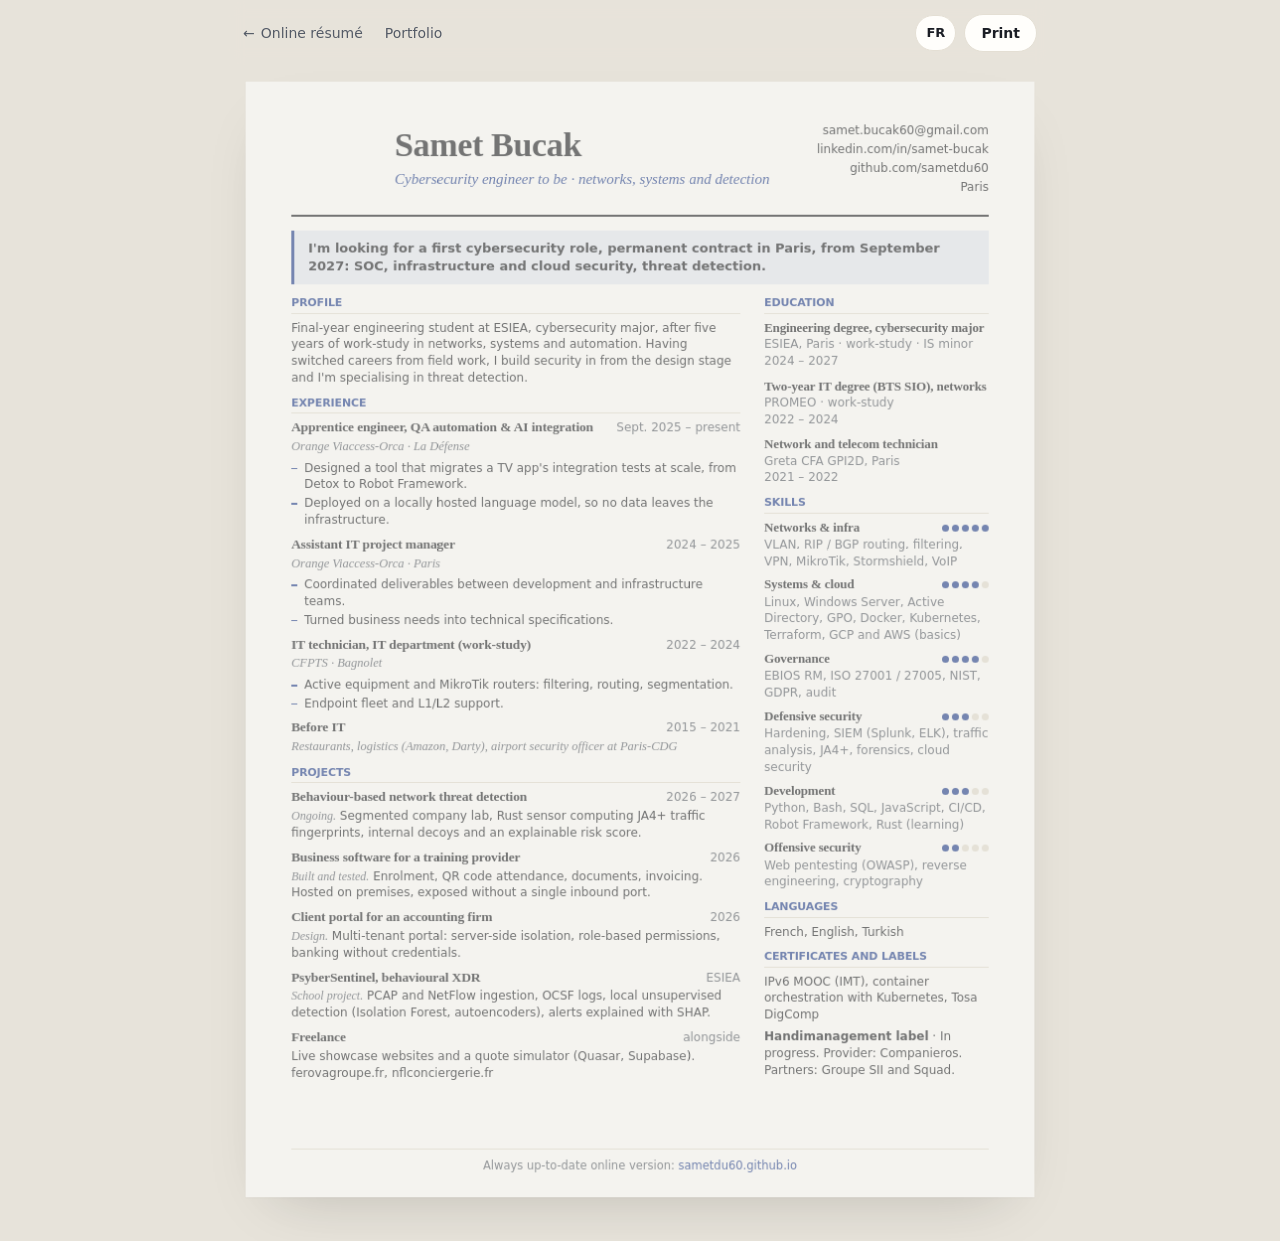
<file: v2.html>
<!doctype html>
<html lang="fr">
<head>
  <meta charset="utf-8">
  <meta http-equiv="refresh" content="0; url=cv.html">
  <meta name="robots" content="noindex">
  <link rel="canonical" href="https://sametdu60.github.io/cv.html">
  <title>Samet Bucak</title>
</head>
<body>
  <p><a href="cv.html">Samet Bucak</a></p>
</body>
</html>
</file>
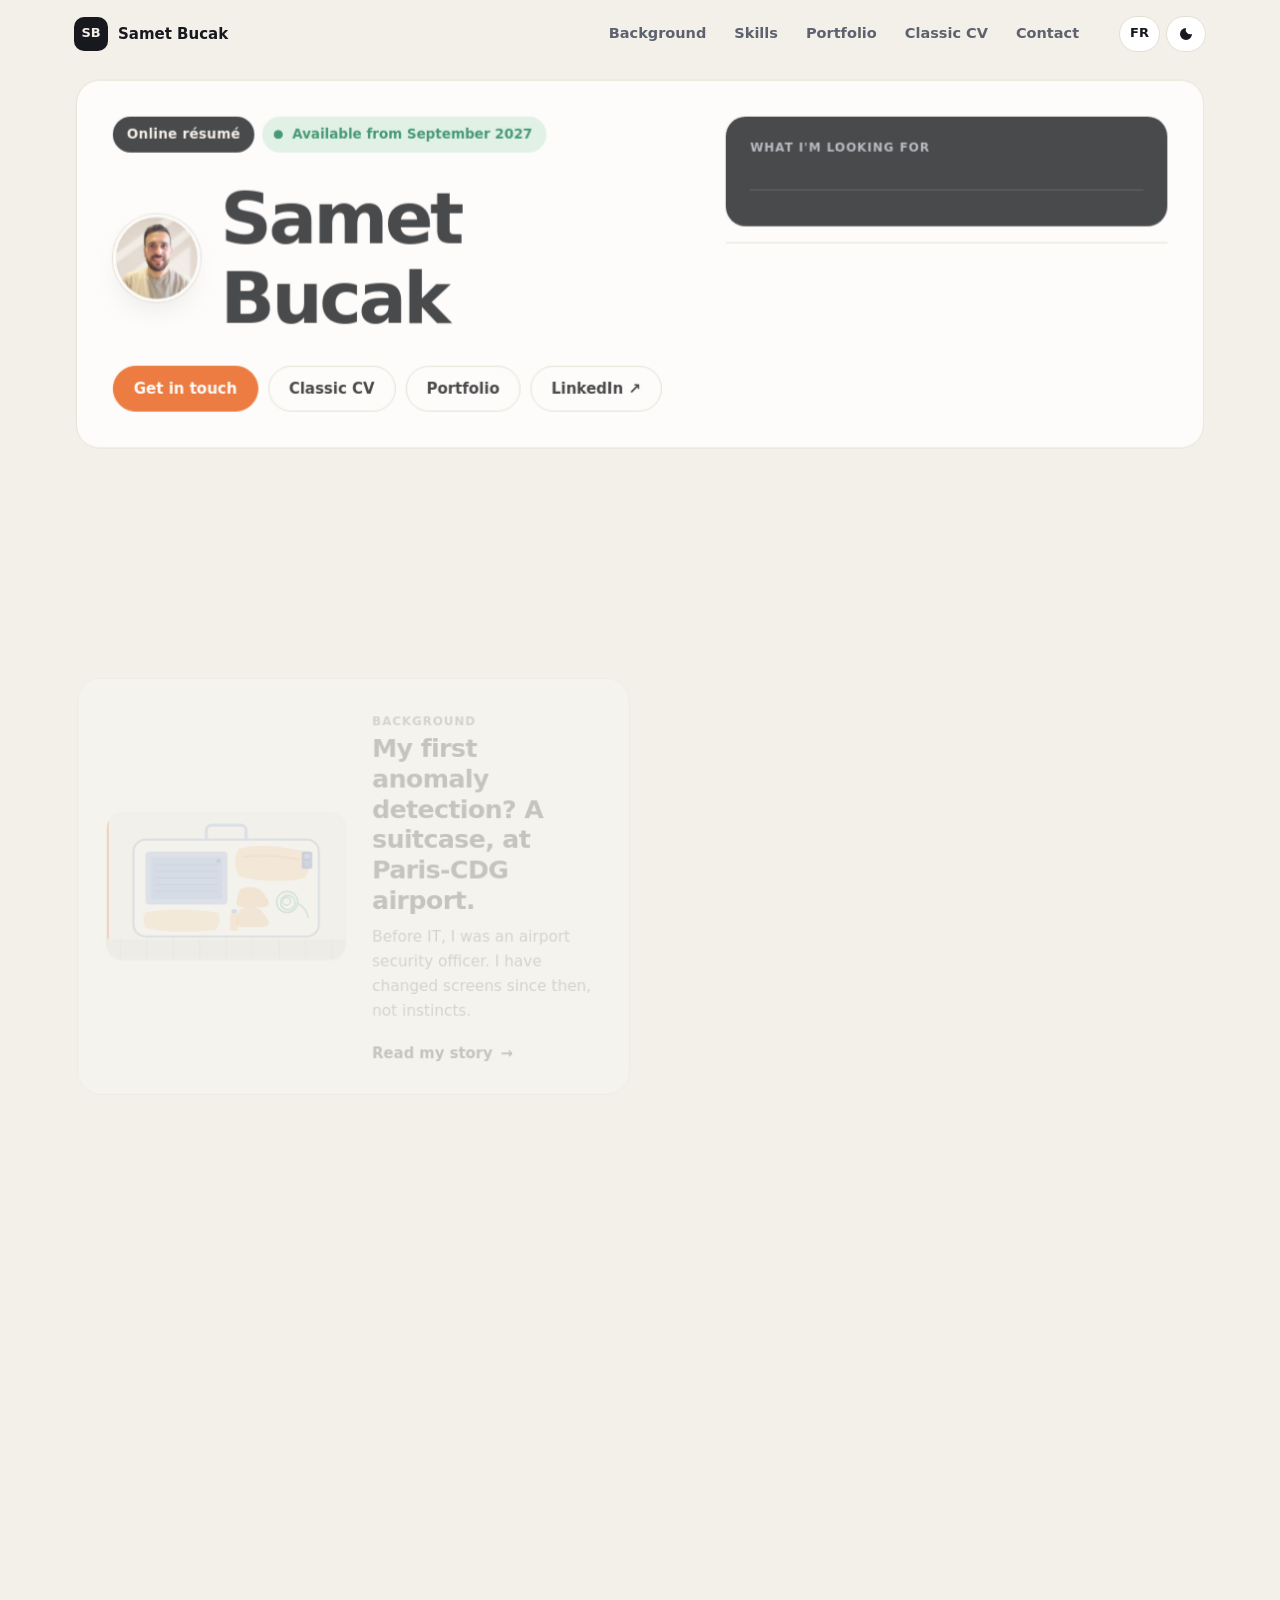
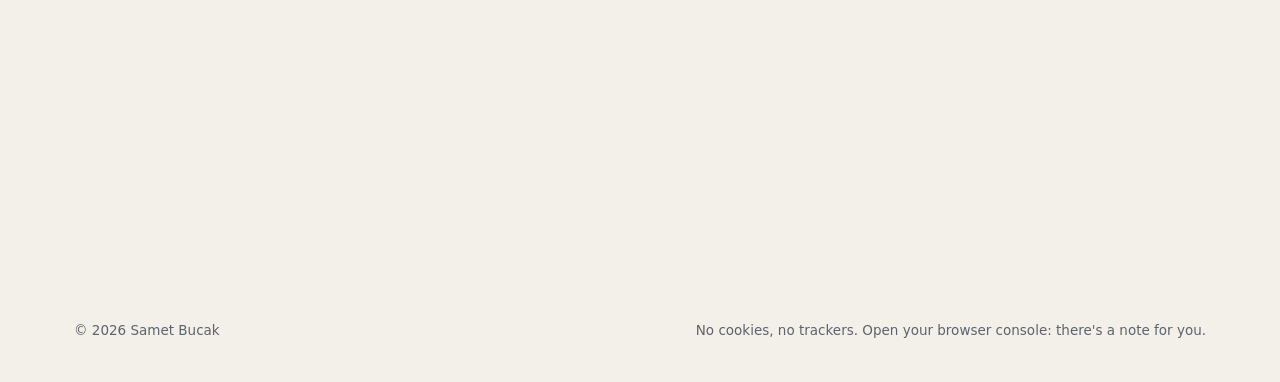
<file: v3.html>
<!doctype html>
<html lang="fr">
<head>
  <meta charset="utf-8">
  <meta http-equiv="refresh" content="0; url=index.html">
  <meta name="robots" content="noindex">
  <link rel="canonical" href="https://sametdu60.github.io/index.html">
  <title>Samet Bucak</title>
</head>
<body>
  <p><a href="index.html">Samet Bucak</a></p>
</body>
</html>
</file>
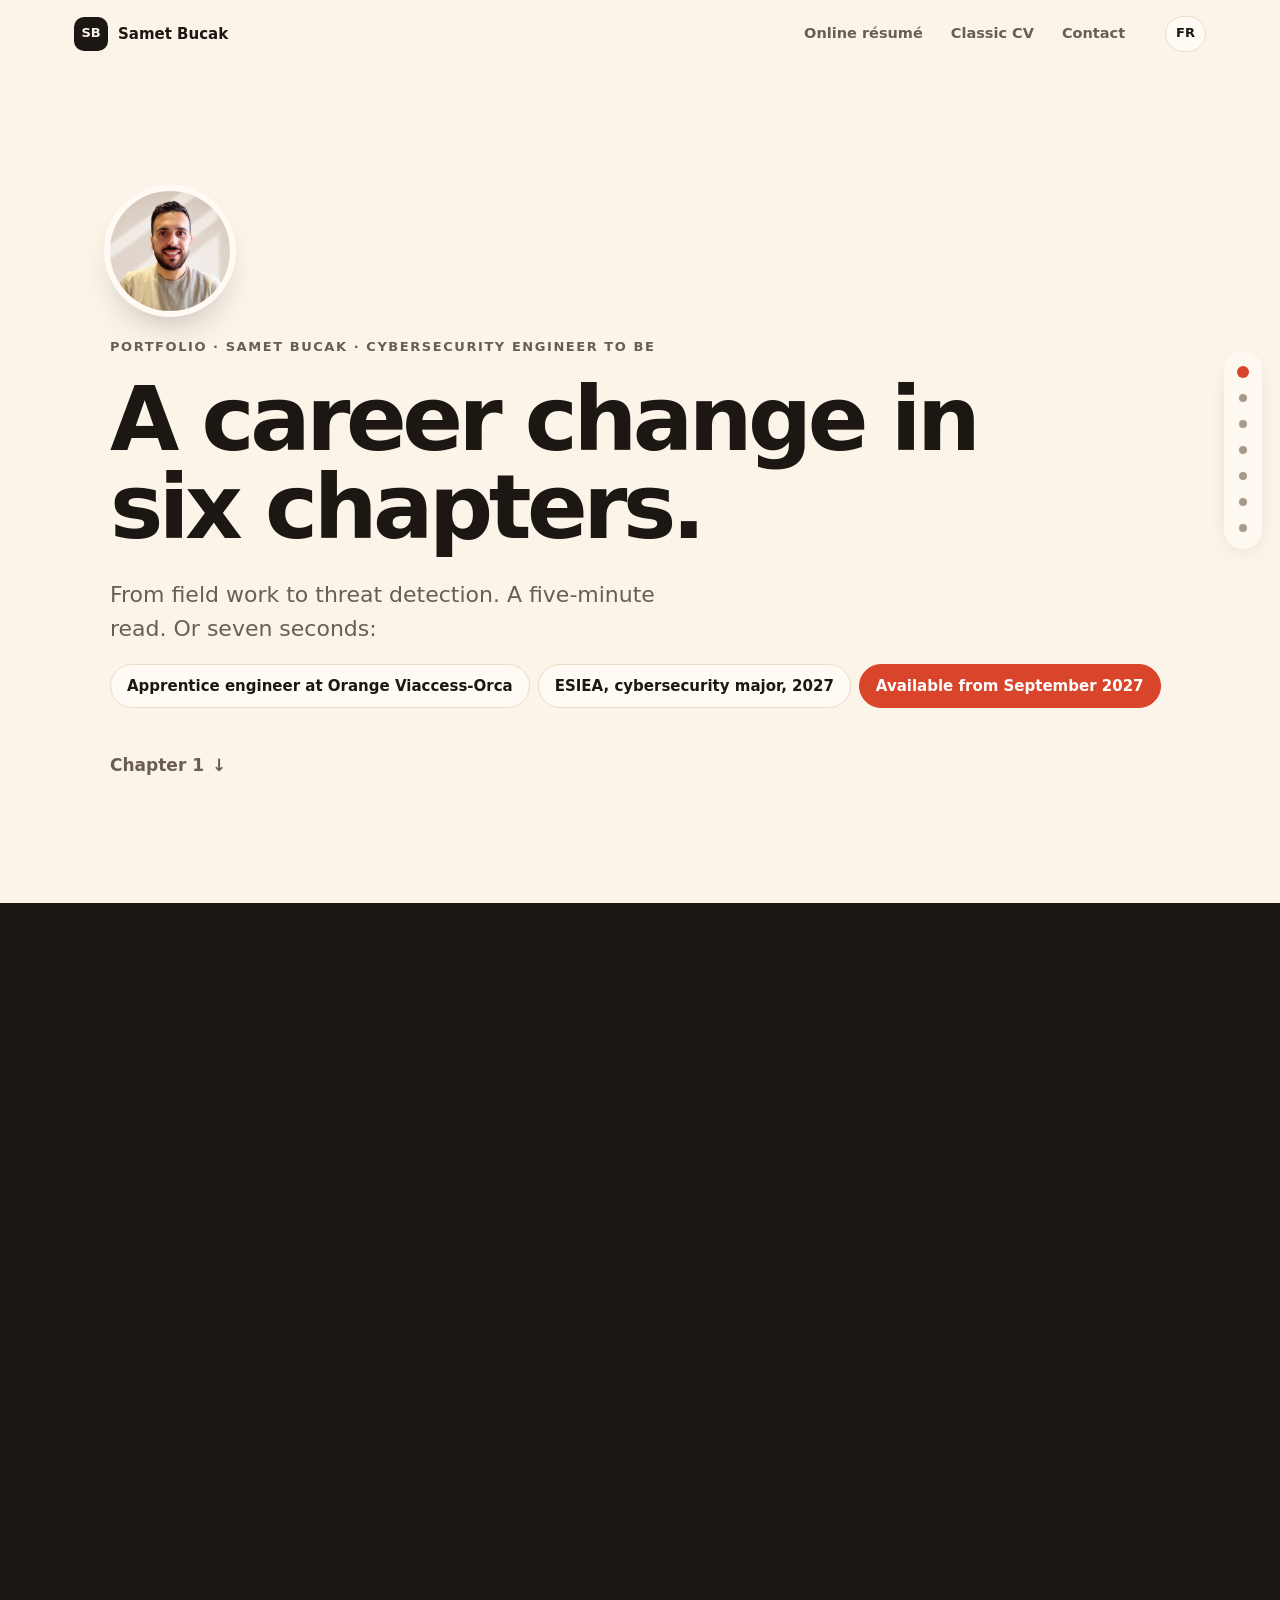
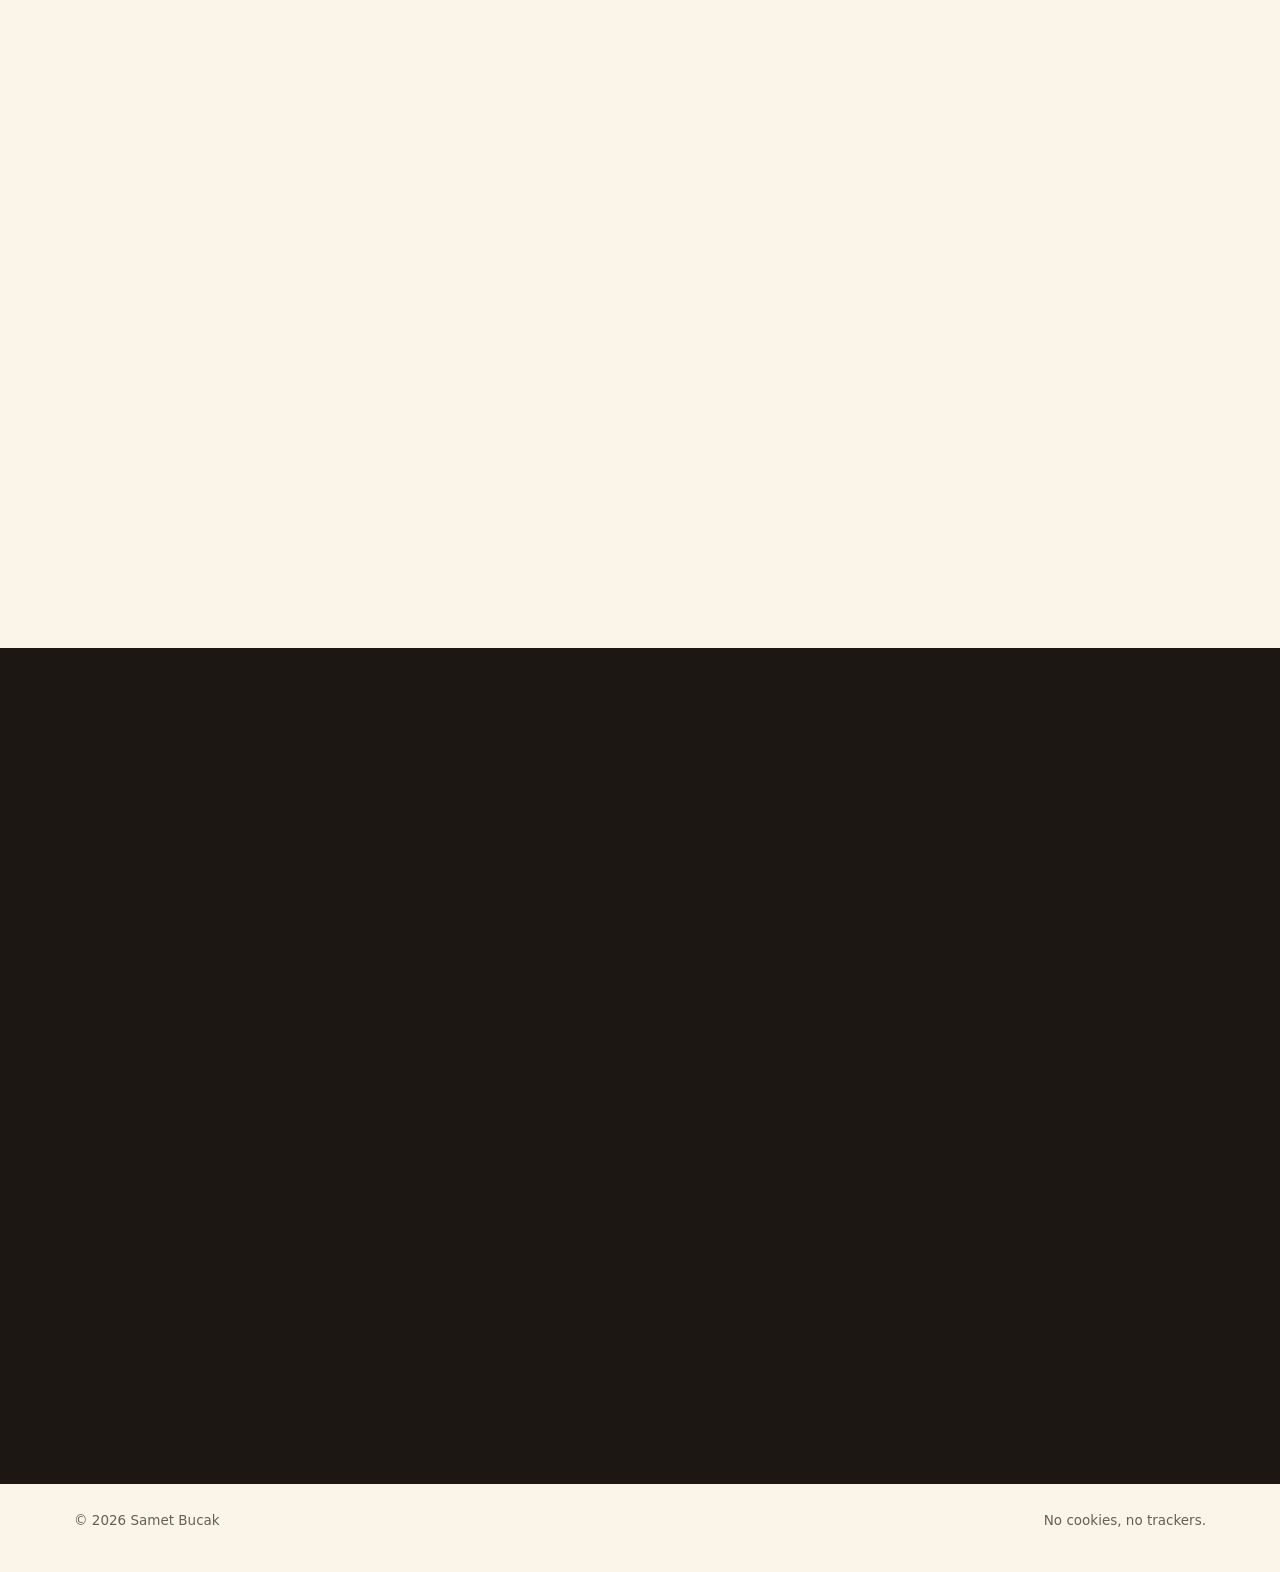
<file: v4.html>
<!doctype html>
<html lang="fr">
<head>
  <meta charset="utf-8">
  <meta http-equiv="refresh" content="0; url=portfolio.html">
  <meta name="robots" content="noindex">
  <link rel="canonical" href="https://sametdu60.github.io/portfolio.html">
  <title>Samet Bucak</title>
</head>
<body>
  <p><a href="portfolio.html">Samet Bucak</a></p>
</body>
</html>
</file>
<file: css/style.css>
/* ==========================================================================
   Tokens
   ========================================================================== */
:root {
  --bg: #f3f0e9;
  --card: #ffffff;
  --card-2: #f8f6f1;
  --text: #17191e;
  --muted: #5c636e;
  --faint: #969ca5;
  --line: #e3ded2;
  --accent: #ea5a12;
  --accent-hover: #d14d0b;
  --accent-soft: #fde6d8;
  --on-accent: #ffffff;
  --blue: #2457d6;
  --green: #138150;
  --green-soft: #dcf1e6;
  --contrast: #17191e;
  --on-contrast: #f3f0e9;
  --on-contrast-muted: #a7acb5;
  --xray-bg: #edf1f2;
  --shadow: 0 1px 2px rgba(23, 25, 30, .04), 0 14px 32px -18px rgba(23, 25, 30, .22);
  --sans: ui-sans-serif, system-ui, -apple-system, "Segoe UI Variable Display", "Segoe UI", Roboto, "Helvetica Neue", Arial, sans-serif;
  --mono: ui-monospace, "Cascadia Code", "SF Mono", Menlo, Consolas, monospace;
  --display: var(--sans);
  --radius: 24px;
  --max: 1180px;
  color-scheme: light;
}

@media (prefers-color-scheme: dark) {
  :root:not([data-theme="light"]) {
    --bg: #0f1114;
    --card: #181b20;
    --card-2: #1d2127;
    --text: #edebe5;
    --muted: #a3a9b3;
    --faint: #6d737d;
    --line: #2a2e36;
    --accent: #ff7a36;
    --accent-hover: #ff8c50;
    --accent-soft: rgba(255, 122, 54, .15);
    --on-accent: #1a0d05;
    --blue: #7ea2ff;
    --green: #4cc790;
    --green-soft: rgba(76, 199, 144, .14);
    --contrast: #efece5;
    --on-contrast: #17191e;
    --on-contrast-muted: #5c636e;
    --xray-bg: #e6ebec;
    --shadow: 0 1px 2px rgba(0, 0, 0, .3), 0 18px 36px -20px rgba(0, 0, 0, .7);
    color-scheme: dark;
  }
}

:root[data-theme="dark"] {
  --bg: #0f1114;
  --card: #181b20;
  --card-2: #1d2127;
  --text: #edebe5;
  --muted: #a3a9b3;
  --faint: #6d737d;
  --line: #2a2e36;
  --accent: #ff7a36;
  --accent-hover: #ff8c50;
  --accent-soft: rgba(255, 122, 54, .15);
  --on-accent: #1a0d05;
  --blue: #7ea2ff;
  --green: #4cc790;
  --green-soft: rgba(76, 199, 144, .14);
  --contrast: #efece5;
  --on-contrast: #17191e;
  --on-contrast-muted: #5c636e;
  --xray-bg: #e6ebec;
  --shadow: 0 1px 2px rgba(0, 0, 0, .3), 0 18px 36px -20px rgba(0, 0, 0, .7);
  color-scheme: dark;
}

/* Langue : le contenu existe en français et en anglais, on masque l'autre. */
html[data-lang="en"] [lang="fr"]:not(html),
html:not([data-lang="en"]) [lang="en"]:not(html) { display: none !important; }

/* ==========================================================================
   Base
   ========================================================================== */
*, *::before, *::after { box-sizing: border-box; }
[hidden] { display: none !important; }
html { scroll-behavior: smooth; scroll-padding-top: 84px; -webkit-text-size-adjust: 100%; }
body {
  margin: 0;
  background: var(--bg);
  color: var(--text);
  font: 17px/1.6 var(--sans);
  -webkit-font-smoothing: antialiased;
}
img, svg, video, canvas { display: block; max-width: 100%; }
a { color: inherit; text-underline-offset: 3px; text-decoration-thickness: 1px; }
a:hover { color: var(--accent); }
:focus-visible { outline: 2px solid var(--accent); outline-offset: 3px; border-radius: 6px; }
h1, h2, h3, h4 { margin: 0; line-height: 1.12; letter-spacing: -.02em; font-weight: 750; font-family: var(--display); }
.question, .tagline, .big, .quote, .stats strong, .next strong { font-family: var(--display); }
p, ul, ol, figure, dl, dd { margin: 0; padding: 0; }
ul, ol { list-style: none; }
button { font: inherit; color: inherit; }

.skip {
  position: absolute; left: 16px; top: -60px; z-index: 50;
  background: var(--accent); color: var(--on-accent); padding: 10px 14px; border-radius: 10px; text-decoration: none;
}
.skip:focus { top: 12px; }

.label {
  font-size: 12px; font-weight: 650; letter-spacing: .08em; text-transform: uppercase; color: var(--muted);
}
.mono { font-family: var(--mono); }

/* ==========================================================================
   Header
   ========================================================================== */
.header {
  position: sticky; top: 0; z-index: 30;
  background: color-mix(in srgb, var(--bg) 82%, transparent);
  backdrop-filter: saturate(1.4) blur(12px);
  -webkit-backdrop-filter: saturate(1.4) blur(12px);
}
.header__inner {
  max-width: var(--max); margin: 0 auto; padding: 14px 24px;
  display: flex; align-items: center; gap: 20px;
}
.logo { display: inline-flex; align-items: center; gap: 10px; text-decoration: none; font-weight: 700; font-size: 15px; }
.logo:hover { color: var(--text); }
.logo__mark {
  width: 34px; height: 34px; border-radius: 10px; display: grid; place-items: center;
  background: var(--contrast); color: var(--on-contrast); font-size: 13px; font-weight: 800; letter-spacing: -.02em;
}
.back { font-size: 14px; color: var(--muted); text-decoration: none; display: inline-flex; gap: 6px; align-items: center; }
.back:hover { color: var(--text); }
.menu { display: flex; gap: 4px; margin-left: auto; }
.menu a {
  font-size: 14.5px; font-weight: 550; text-decoration: none; color: var(--muted);
  padding: 8px 12px; border-radius: 999px;
}
.menu a:hover, .menu a[aria-current="page"] { color: var(--text); background: var(--card); }
.toggles { display: flex; gap: 6px; }
.toggle {
  height: 36px; min-width: 40px; padding: 0 10px; border-radius: 999px;
  border: 1px solid var(--line); background: var(--card); cursor: pointer;
  display: inline-flex; align-items: center; justify-content: center; gap: 6px;
  font-size: 13px; font-weight: 700;
}
.toggle:hover { border-color: var(--faint); }
.toggle svg { width: 16px; height: 16px; }
.menu + .toggles { margin-left: 8px; }
.header__inner > .toggles:first-child, .back + .toggles { margin-left: auto; }

/* ==========================================================================
   Buttons
   ========================================================================== */
.btn {
  display: inline-flex; align-items: center; gap: 8px;
  height: 46px; padding: 0 20px; border-radius: 999px;
  font-size: 15px; font-weight: 650; text-decoration: none; cursor: pointer;
  border: 1px solid var(--line); background: var(--card); color: var(--text);
  transition: transform .15s ease, background .15s ease, border-color .15s ease;
}
.btn:hover { color: var(--text); border-color: var(--faint); transform: translateY(-1px); }
.btn:active { transform: translateY(0); }
.btn--accent { background: var(--accent); border-color: var(--accent); color: var(--on-accent); }
.btn--accent:hover { background: var(--accent-hover); border-color: var(--accent-hover); color: var(--on-accent); }
.btn--ghost { background: transparent; }
.btn--small { height: 38px; padding: 0 16px; font-size: 14px; }
.btn svg { width: 18px; height: 18px; }

.go { display: inline-flex; align-items: center; gap: 8px; font-weight: 650; font-size: 15px; }
.go::after { content: "→"; transition: transform .2s ease; }
a:hover .go::after, .go:hover::after { transform: translateX(4px); }

/* ==========================================================================
   Home: bento
   ========================================================================== */
.home { max-width: var(--max); margin: 0 auto; padding: 8px 24px 40px; }
.bento {
  display: grid; gap: 14px;
  grid-template-columns: repeat(4, minmax(0, 1fr));
  grid-template-areas:
    "intro    intro    intro    intro"
    "projects projects projects web"
    "xray     xray     years    video"
    "skills   skills   game     game"
    "label    label    game     game"
    "contact  contact  contact  contact";
}
.tile {
  position: relative; overflow: hidden;
  background: var(--card); border: 1px solid var(--line); border-radius: var(--radius);
  padding: 28px; display: flex; flex-direction: column;
  text-decoration: none; color: inherit;
}
a.tile, .tile--hover { transition: transform .25s ease, box-shadow .25s ease, border-color .25s ease; }
a.tile:hover, .tile--hover:hover { transform: translateY(-4px); box-shadow: var(--shadow); color: inherit; }
.tile .label { margin-bottom: 14px; }
.tile__foot { margin-top: auto; padding-top: 22px; display: flex; align-items: center; justify-content: space-between; gap: 12px; flex-wrap: wrap; }

.t-intro { grid-area: intro; padding: 36px; }
.t-game { grid-area: game; }
.t-xray { grid-area: xray; }
.t-years { grid-area: years; }
.t-video { grid-area: video; }
.t-projects { grid-area: projects; }
.t-label { grid-area: label; }
.t-skills { grid-area: skills; }
.t-web { grid-area: web; }
.t-contact { grid-area: contact; }

/* Entrée en scène des tuiles */
.js .bento > .tile { animation: rise .7s cubic-bezier(.2, .7, .2, 1) both; }
.js .bento > .tile:nth-child(2) { animation-delay: .08s; }
.js .bento > .tile:nth-child(3) { animation-delay: .16s; }
.js .bento > .tile:nth-child(4) { animation-delay: .22s; }
.js .bento > .tile:nth-child(5) { animation-delay: .28s; }
.js .bento > .tile:nth-child(6) { animation-delay: .34s; }
.js .bento > .tile:nth-child(7) { animation-delay: .4s; }
.js .bento > .tile:nth-child(8) { animation-delay: .46s; }
.js .bento > .tile:nth-child(9) { animation-delay: .52s; }
.js .bento > .tile:nth-child(10) { animation-delay: .58s; }
@keyframes rise { from { opacity: 0; transform: translateY(18px) scale(.985); } to { opacity: 1; transform: none; } }

/* Intro */
.status {
  display: inline-flex; align-items: center; gap: 10px; align-self: flex-start;
  background: var(--green-soft); color: var(--green);
  font-size: 13.5px; font-weight: 650; padding: 7px 14px 7px 12px; border-radius: 999px;
}
.status__dot { width: 8px; height: 8px; border-radius: 50%; background: currentColor; position: relative; }
.status__dot::after {
  content: ""; position: absolute; inset: -4px; border-radius: 50%; border: 2px solid currentColor;
  opacity: 0; animation: ring 2.2s ease-out infinite;
}
@keyframes ring { 0% { transform: scale(.4); opacity: .8; } 100% { transform: scale(1.6); opacity: 0; } }
.t-intro h1 { font-size: clamp(46px, 5.6vw, 76px); letter-spacing: -.045em; font-weight: 800; margin-top: 26px; }
.tagline { font-size: clamp(21px, 2.1vw, 27px); line-height: 1.3; letter-spacing: -.02em; font-weight: 600; margin-top: 14px; max-width: 20ch; }
.tagline em { font-style: normal; color: var(--accent); }
.facts { margin-top: 30px; display: grid; gap: 0; border-top: 1px solid var(--line); }
.facts div { display: grid; grid-template-columns: 96px 1fr; gap: 12px; padding: 12px 0; border-bottom: 1px solid var(--line); align-items: baseline; }
.facts dt { font-size: 13px; color: var(--muted); }
.facts dd { font-weight: 600; font-size: 16px; }
.facts dd span.sub { font-weight: 450; color: var(--muted); }
.cta-row { display: flex; flex-wrap: wrap; gap: 10px; margin-top: 28px; }

/* Défi */
.t-game { padding: 28px; }
.game__title { font-size: clamp(24px, 2.4vw, 30px); letter-spacing: -.03em; }
.game__sub { color: var(--muted); margin-top: 8px; font-size: 15.5px; }
.game__grid { display: grid; grid-template-columns: repeat(3, minmax(0, 1fr)); gap: 10px; margin-top: 22px; }
.host {
  position: relative; text-align: left; cursor: pointer;
  background: var(--card-2); border: 1.5px solid var(--line); border-radius: 16px;
  padding: 12px 12px 10px; display: flex; flex-direction: column; gap: 8px;
  transition: transform .15s ease, border-color .15s ease, background .15s ease;
}
.host:hover { border-color: var(--faint); transform: translateY(-2px); }
.host__top { display: flex; align-items: center; gap: 8px; font-size: 14px; font-weight: 650; }
.host__icon { width: 20px; height: 20px; color: var(--muted); flex: none; }
.host__led { width: 7px; height: 7px; border-radius: 50%; background: var(--line); margin-left: auto; transition: background .1s; }
.host__led.on { background: var(--green); }
.host canvas { width: 100%; height: 34px; }
.host__badge {
  position: absolute; top: -9px; right: 10px; font-size: 11px; font-weight: 700;
  padding: 2px 8px; border-radius: 999px; opacity: 0; transform: translateY(4px); transition: .2s ease;
}
.host.is-clean { border-color: var(--green); }
.host.is-clean .host__badge { opacity: 1; transform: none; background: var(--green); color: #fff; }
.host.is-found { border-color: var(--accent); background: var(--accent-soft); }
.host.is-found .host__badge { opacity: 1; transform: none; background: var(--accent); color: var(--on-accent); }
.host.shake { animation: shake .35s ease; }
@keyframes shake { 25% { transform: translateX(-4px); } 75% { transform: translateX(4px); } }
.game__legend { font-size: 13px; color: var(--muted); margin-top: 12px; display: flex; align-items: center; gap: 8px; }
.game__legend svg { width: 26px; height: 12px; color: var(--faint); }
.game__foot { margin-top: auto; padding-top: 18px; display: flex; flex-wrap: wrap; gap: 10px 18px; align-items: center; }
.linkish { background: none; border: 0; padding: 0; cursor: pointer; font-weight: 650; font-size: 14.5px; color: var(--muted); text-decoration: underline; text-underline-offset: 3px; }
.linkish:hover { color: var(--text); }
.game__foot .go { margin-left: auto; font-size: 14.5px; text-decoration: none; }
.hint {
  margin-top: 14px; padding: 12px 14px; border-radius: 14px; background: var(--accent-soft);
  font-size: 14.5px; line-height: 1.5;
}
.game__result {
  position: absolute; inset: 0; background: var(--card); padding: 30px;
  display: flex; flex-direction: column; justify-content: center; gap: 16px;
  opacity: 0; visibility: hidden; transform: translateY(12px); transition: .35s ease;
}
.game__result.is-shown { opacity: 1; visibility: visible; transform: none; }
.game__score { display: inline-flex; align-items: center; gap: 10px; font-weight: 700; color: var(--accent); }
.game__score svg { width: 28px; height: 28px; }
.game__result h3 { font-size: clamp(24px, 2.5vw, 32px); letter-spacing: -.03em; }
.game__result p { color: var(--muted); max-width: 52ch; }
.game__result .cta-row { margin-top: 6px; }

/* Rayons X */
.t-xray { display: grid; grid-template-columns: minmax(0, 1.05fr) minmax(0, 1fr); gap: 26px; align-items: center; }
.xray { border-radius: 16px; overflow: hidden; background: var(--xray-bg); border: 1px solid var(--line); }
.xray svg { width: 100%; height: auto; }
.xray__text h2 { font-size: clamp(21px, 2vw, 26px); letter-spacing: -.025em; line-height: 1.2; }
.xray__text p { color: var(--muted); margin-top: 10px; font-size: 15.5px; }
.xray__text .go { margin-top: 18px; }

/* Chiffre */
.t-years { justify-content: space-between; }
.big { font-size: clamp(76px, 8vw, 112px); font-weight: 800; letter-spacing: -.06em; line-height: .9; }
.big small { font-size: .32em; letter-spacing: -.02em; margin-left: 6px; }
.t-years p:not(.big) { color: var(--muted); font-size: 15px; }
.t-years .big { color: var(--text); }
.t-years strong { color: var(--text); font-weight: 650; }

/* Vidéo */
.t-video { background: var(--contrast); color: var(--on-contrast); border-color: var(--contrast); cursor: pointer; text-align: left; font: inherit; }
.t-video .label { color: var(--on-contrast-muted); }
.t-video h2 { font-size: 26px; letter-spacing: -.03em; }
.t-video p { color: var(--on-contrast-muted); font-size: 14.5px; margin-top: 8px; }
.play {
  width: 64px; height: 64px; border-radius: 50%; background: var(--accent); color: var(--on-accent);
  display: grid; place-items: center; margin-top: auto; position: relative;
}
.play svg { width: 24px; height: 24px; margin-left: 3px; }
.play::before {
  content: ""; position: absolute; inset: -8px; border-radius: 50%; border: 2px solid var(--accent);
  animation: ring 2.4s ease-out infinite;
}
.t-video:hover .play { transform: scale(1.06); transition: transform .2s ease; }
.t-video .soon { display: none; }
.t-video.is-soon .soon { display: inline; color: var(--on-contrast); }
.t-video[aria-disabled="true"] { cursor: default; }
.t-video[aria-disabled="true"] .play { background: transparent; border: 2px dashed var(--on-contrast-muted); color: var(--on-contrast-muted); }
.t-video[aria-disabled="true"] .play::before { display: none; }

/* Questions */
.t-q1 { background: var(--accent); color: var(--on-accent); border-color: var(--accent); }
.t-q1 .label { color: inherit; opacity: .8; }
.question { font-size: clamp(21px, 1.9vw, 25px); line-height: 1.22; letter-spacing: -.025em; font-weight: 700; }
.t-q2 .question em { font-style: normal; color: var(--blue); }

/* Compétences */
.t-skills h2 { font-size: 22px; letter-spacing: -.02em; }
.meters { display: grid; grid-template-columns: 1fr 1fr; gap: 14px 28px; margin-top: 20px; }
.meter { display: grid; gap: 7px; }
.meter__name { display: flex; justify-content: space-between; font-size: 14.5px; font-weight: 600; }
.meter__name span:last-child { color: var(--muted); font-weight: 500; font-size: 13px; }
.meter__bar { display: grid; grid-template-columns: repeat(5, 1fr); gap: 4px; }
.meter__bar i { height: 8px; border-radius: 3px; background: var(--line); }
.meter__bar i.on { background: var(--text); }
.meter--top .meter__bar i.on { background: var(--accent); }
.js .meters:not(.is-in) .meter__bar i.on { background: var(--line); }
.meter__bar i { transition: background .3s ease; }
.meter__bar i:nth-child(2) { transition-delay: .08s; }
.meter__bar i:nth-child(3) { transition-delay: .16s; }
.meter__bar i:nth-child(4) { transition-delay: .24s; }
.meter__bar i:nth-child(5) { transition-delay: .32s; }

/* Sites */
.t-web h2 { font-size: 22px; letter-spacing: -.02em; }
.t-web p { color: var(--muted); font-size: 14.5px; margin-top: 8px; }
.sites { margin-top: 16px; display: grid; gap: 8px; }
.sites a {
  display: flex; justify-content: space-between; align-items: center; gap: 8px;
  padding: 10px 14px; border-radius: 12px; background: var(--card-2); border: 1px solid var(--line);
  text-decoration: none; font-weight: 600; font-size: 14.5px;
}
.sites a:hover { border-color: var(--accent); }

/* Contact */
.t-contact { background: var(--contrast); color: var(--on-contrast); border-color: var(--contrast); padding: 36px; }
.t-contact .label { color: var(--on-contrast-muted); }
.t-contact h2 { font-size: clamp(34px, 4vw, 54px); letter-spacing: -.045em; font-weight: 800; }
.t-contact p { color: var(--on-contrast-muted); margin-top: 12px; max-width: 54ch; }
.t-contact .btn:not(.btn--accent) { background: transparent; color: var(--on-contrast); border-color: color-mix(in srgb, var(--on-contrast) 25%, transparent); }
.t-contact .btn:not(.btn--accent):hover { border-color: var(--on-contrast); }

/* ==========================================================================
   Pages de détail
   ========================================================================== */
.page { max-width: 860px; margin: 0 auto; padding: 24px 24px 40px; }
.page--wide { max-width: var(--max); }
.page-hero { padding: 40px 0 30px; }
.page-hero h1 { font-size: clamp(38px, 5.4vw, 64px); letter-spacing: -.045em; font-weight: 800; margin-top: 14px; max-width: 18ch; }
.page-hero .lead { font-size: clamp(18px, 1.9vw, 21px); color: var(--muted); margin-top: 18px; max-width: 60ch; line-height: 1.55; }
.pill {
  display: inline-flex; align-items: center; gap: 8px; font-size: 13px; font-weight: 650;
  padding: 6px 12px; border-radius: 999px; background: var(--card); border: 1px solid var(--line);
}
.pill--live::before { content: ""; width: 7px; height: 7px; border-radius: 50%; background: var(--accent); }
.pill--done::before { content: ""; width: 7px; height: 7px; border-radius: 50%; background: var(--green); }

.sheet {
  display: grid; grid-template-columns: repeat(4, minmax(0, 1fr)); gap: 0;
  background: var(--card); border: 1px solid var(--line); border-radius: 20px; margin: 10px 0 20px;
}
.sheet div { padding: 18px 20px; border-left: 1px solid var(--line); }
.sheet div:first-child { border-left: 0; }
.sheet dt { font-size: 12px; font-weight: 650; letter-spacing: .07em; text-transform: uppercase; color: var(--muted); }
.sheet dd { font-weight: 600; font-size: 15px; margin-top: 6px; line-height: 1.4; }

.block { padding: 48px 0 0; }
.block > .label { color: var(--accent); }
.block h2 { font-size: clamp(26px, 3vw, 36px); letter-spacing: -.035em; margin-top: 8px; }
.block > p, .block .prose p { color: var(--muted); margin-top: 14px; max-width: 66ch; }
.block > p strong, .prose strong { color: var(--text); font-weight: 650; }
.prose p + p { margin-top: 12px; }

.answer {
  margin-top: 22px; padding: 22px 24px; border-radius: 20px;
  background: var(--accent-soft); border: 1px solid color-mix(in srgb, var(--accent) 30%, transparent);
}
.answer .label { color: var(--accent); }
.answer p { margin-top: 8px; font-size: 18px; line-height: 1.5; font-weight: 550; color: var(--text); }

.cards { display: grid; grid-template-columns: repeat(3, minmax(0, 1fr)); gap: 12px; margin-top: 22px; }
.cards--2 { grid-template-columns: repeat(2, minmax(0, 1fr)); }
.card {
  background: var(--card); border: 1px solid var(--line); border-radius: 18px; padding: 20px;
}
a.card { display: block; text-decoration: none; color: inherit; }
a.card:hover { color: inherit; border-color: var(--faint); }
a.card .go { margin-top: 12px; color: var(--text); font-size: 14.5px; }
.skill-row .meters { margin-top: 4px; grid-template-columns: 1fr; }
.card__icon {
  width: 38px; height: 38px; border-radius: 11px; display: grid; place-items: center;
  background: var(--accent-soft); color: var(--accent); margin-bottom: 14px;
}
.card__icon svg { width: 20px; height: 20px; }
.card h3 { font-size: 17px; letter-spacing: -.015em; }
.card p { color: var(--muted); font-size: 15px; margin-top: 6px; line-height: 1.55; }

.checklist { display: grid; gap: 10px; margin-top: 20px; }
.checklist li {
  display: grid; grid-template-columns: 26px 1fr; gap: 10px; align-items: start;
  background: var(--card); border: 1px solid var(--line); border-radius: 14px; padding: 14px 16px;
}
.checklist li::before {
  content: "✓"; width: 22px; height: 22px; border-radius: 50%; display: grid; place-items: center;
  background: var(--green-soft); color: var(--green); font-size: 12px; font-weight: 800; margin-top: 1px;
}
.checklist li { color: var(--muted); }
.checklist strong { font-weight: 650; color: var(--text); }

.diagram {
  margin-top: 24px; background: var(--card); border: 1px solid var(--line); border-radius: 20px; padding: 18px;
}
.diagram svg { width: 100%; height: auto; }
.diagram figcaption { color: var(--muted); font-size: 14px; margin-top: 12px; padding: 0 4px; }
.diagram svg text { font-family: var(--sans); fill: var(--text); }
.diagram svg .muted { fill: var(--muted); }
.diagram svg .box { fill: var(--card-2); stroke: var(--line); stroke-width: 1.5; }
.diagram svg .box-accent { fill: var(--accent-soft); stroke: var(--accent); stroke-width: 1.5; }
.diagram svg .box-green { fill: var(--green-soft); stroke: var(--green); stroke-width: 1.5; }
.diagram svg .wire { stroke: var(--faint); stroke-width: 1.5; fill: none; }
.diagram svg .wire-accent { stroke: var(--accent); stroke-width: 2; fill: none; }
.diagram svg .wire-dash { stroke: var(--faint); stroke-width: 1.5; fill: none; stroke-dasharray: 5 5; }
.diagram svg .block-x { stroke: var(--accent); stroke-width: 3; stroke-linecap: round; }
.diagram svg .arrowhead { fill: var(--faint); }
.diagram svg .accent-text { fill: var(--accent); }

.stats { display: grid; grid-template-columns: repeat(3, minmax(0, 1fr)); gap: 12px; }
.stats li { background: var(--card); border: 1px solid var(--line); border-radius: 18px; padding: 18px 20px; }
.stats strong { display: block; font-size: clamp(30px, 3.6vw, 42px); font-weight: 800; letter-spacing: -.04em; line-height: 1; color: var(--accent); }
.stats span { display: block; color: var(--muted); font-size: 14.5px; margin-top: 8px; line-height: 1.4; }
.diagram svg .arrowhead-accent { fill: var(--accent); }

.pipeline { display: grid; grid-template-columns: repeat(5, minmax(0, 1fr)); gap: 10px; margin-top: 24px; counter-reset: step; }
.pipeline li {
  background: var(--card); border: 1px solid var(--line); border-radius: 16px; padding: 16px; position: relative;
  counter-increment: step;
}
.pipeline li::before { content: "0" counter(step); font: 700 12px var(--mono); color: var(--accent); }
.pipeline li:not(:last-child)::after {
  content: "→"; position: absolute; right: -10px; top: 50%; transform: translate(50%, -50%);
  color: var(--faint); font-weight: 700; z-index: 1;
}
.pipeline--4 { grid-template-columns: repeat(4, minmax(0, 1fr)); }
.table-wrap { overflow-x: auto; -webkit-overflow-scrolling: touch; }
.pipeline h3 { font-size: 15.5px; margin-top: 8px; letter-spacing: -.01em; }
.pipeline p { font-size: 13.5px; color: var(--muted); margin-top: 4px; line-height: 1.45; }

.roadmap { margin-top: 24px; display: grid; gap: 0; position: relative; }
.roadmap li { display: grid; grid-template-columns: 30px 1fr auto; gap: 14px; align-items: center; padding: 12px 0; border-bottom: 1px solid var(--line); }
.roadmap li::before {
  content: ""; width: 14px; height: 14px; border-radius: 50%; border: 2px solid var(--faint); justify-self: center;
}
.roadmap li.is-now::before { border-color: var(--accent); background: var(--accent); box-shadow: 0 0 0 5px var(--accent-soft); }
.roadmap strong { font-weight: 650; }
.roadmap span { color: var(--muted); font-size: 15px; }
.roadmap em { font-style: normal; font-size: 12.5px; font-weight: 650; color: var(--muted); }
.roadmap li.is-now em { color: var(--accent); }

.matrix { width: 100%; border-collapse: separate; border-spacing: 0; margin-top: 22px; font-size: 15px; background: var(--card); border: 1px solid var(--line); border-radius: 18px; overflow: hidden; }
.matrix th, .matrix td { padding: 13px 16px; text-align: left; border-bottom: 1px solid var(--line); vertical-align: top; }
.matrix tr:last-child td { border-bottom: 0; }
.matrix thead th { font-size: 12px; letter-spacing: .07em; text-transform: uppercase; color: var(--muted); background: var(--card-2); }
.matrix td:first-child { font-weight: 650; }
.matrix .yes { color: var(--green); font-weight: 650; }
.matrix .no { color: var(--muted); }

.quote {
  margin-top: 26px; padding: 4px 0 4px 22px; border-left: 3px solid var(--accent);
  font-size: clamp(20px, 2.2vw, 25px); line-height: 1.35; letter-spacing: -.02em; font-weight: 650; max-width: 36ch;
}

.tags { display: flex; flex-wrap: wrap; gap: 6px; margin-top: 14px; }
.tags li { font-size: 13px; font-weight: 600; padding: 4px 10px; border-radius: 999px; background: var(--card-2); border: 1px solid var(--line); color: var(--muted); }

/* Lab animé (page détection) */
.lab { margin-top: 24px; background: var(--card); border: 1px solid var(--line); border-radius: 20px; overflow: hidden; }
.lab__bar { display: flex; align-items: center; gap: 12px; padding: 12px 16px; border-bottom: 1px solid var(--line); font: 12.5px var(--mono); color: var(--muted); }
.lab__live { display: inline-flex; align-items: center; gap: 6px; color: var(--green); }
.lab__live::before { content: ""; width: 7px; height: 7px; border-radius: 50%; background: currentColor; }
.lab__live.is-paused { color: var(--faint); }
.lab__pause { margin-left: auto; font: 12.5px var(--mono); color: var(--muted); background: none; border: 1px solid var(--line); border-radius: 999px; padding: 4px 12px; cursor: pointer; }
.lab__pause:hover { color: var(--text); }
#net { width: 100%; aspect-ratio: 16 / 9; }
.lab__log { height: 116px; overflow: hidden; padding: 10px 16px; border-top: 1px solid var(--line); background: var(--card-2); font: 12px/1.75 var(--mono); color: var(--muted); display: flex; flex-direction: column; justify-content: flex-end; }
.lab__log li { white-space: nowrap; overflow: hidden; text-overflow: ellipsis; }
.lab__log li.alert { color: var(--accent); font-weight: 600; }
.lab__log .t { color: var(--faint); margin-right: 8px; }

/* Parcours */
.journey { margin-top: 30px; position: relative; display: grid; gap: 18px; }
.journey::before { content: ""; position: absolute; left: 23px; top: 24px; bottom: 24px; width: 2px; background: var(--line); }
.step { display: grid; grid-template-columns: 48px 1fr; gap: 20px; position: relative; }
.step__dot {
  width: 48px; height: 48px; border-radius: 15px; background: var(--card); border: 1px solid var(--line);
  display: grid; place-items: center; color: var(--muted); position: relative; z-index: 1;
}
.step__dot svg { width: 22px; height: 22px; }
.step.is-key .step__dot { background: var(--accent); border-color: var(--accent); color: var(--on-accent); }
.step__body { background: var(--card); border: 1px solid var(--line); border-radius: 20px; padding: 22px 24px; }
.step__date { font-size: 13px; font-weight: 650; color: var(--accent); }
.step h3 { font-size: 21px; letter-spacing: -.02em; margin-top: 4px; }
.step__where { font-size: 14.5px; color: var(--muted); margin-top: 4px; }
.step p { color: var(--muted); margin-top: 10px; }
.step ul.bullets { margin-top: 12px; display: grid; gap: 7px; }
.bullets li { position: relative; padding-left: 18px; color: var(--muted); font-size: 15.5px; }
.bullets li::before { content: ""; position: absolute; left: 2px; top: .66em; width: 6px; height: 6px; border-radius: 2px; background: var(--accent); }
.kept { margin-top: 14px; padding: 12px 14px; border-radius: 12px; background: var(--card-2); font-size: 15px; }
.kept b { font-weight: 650; }

/* Compétences */
.skill-rows { display: grid; gap: 12px; margin-top: 24px; }
.skill-row { background: var(--card); border: 1px solid var(--line); border-radius: 20px; padding: 22px 24px; display: grid; grid-template-columns: minmax(0, 1fr) 220px; gap: 12px 28px; }
.skill-row h3 { font-size: 20px; letter-spacing: -.02em; }
.skill-row p { color: var(--muted); margin-top: 8px; font-size: 15.5px; }
.skill-row .proof { font-size: 14.5px; margin-top: 12px; color: var(--text); }
.skill-row .proof a { font-weight: 600; }
.skill-row .meter { align-self: start; }
.semesters { display: grid; grid-template-columns: repeat(3, minmax(0, 1fr)); gap: 12px; margin-top: 22px; }
.semesters .card h3 { font-size: 15px; color: var(--accent); }
.semesters ul { margin-top: 10px; display: grid; gap: 6px; }
.semesters li { font-size: 14.5px; color: var(--text); }

/* Suite de navigation */
.next {
  display: flex; align-items: center; justify-content: space-between; gap: 18px; flex-wrap: wrap;
  margin-top: 60px; padding: 28px 30px; border-radius: var(--radius);
  background: var(--contrast); color: var(--on-contrast); text-decoration: none;
  transition: transform .25s ease;
}
.next:hover { color: var(--on-contrast); transform: translateY(-3px); }
.next .label { color: var(--on-contrast-muted); }
.next strong { display: block; font-size: clamp(21px, 2.4vw, 28px); letter-spacing: -.03em; margin-top: 6px; }
.next__arrow { width: 52px; height: 52px; border-radius: 50%; background: var(--accent); color: var(--on-accent); display: grid; place-items: center; font-size: 22px; font-weight: 700; transition: transform .2s ease; }
.next:hover .next__arrow { transform: translateX(4px); }
.end-cta { margin-top: 18px; display: flex; flex-wrap: wrap; gap: 10px; align-items: center; justify-content: space-between; padding: 22px 26px; border-radius: 20px; background: var(--card); border: 1px solid var(--line); }
.end-cta p { font-weight: 600; }

/* ==========================================================================
   Pied de page, vidéo, apparition
   ========================================================================== */
.footer { max-width: var(--max); margin: 0 auto; padding: 26px 24px 40px; display: flex; flex-wrap: wrap; gap: 8px 24px; justify-content: space-between; color: var(--muted); font-size: 13.5px; }
.footer a { color: var(--muted); }

.modal { border: 0; padding: 0; background: transparent; width: min(960px, 92vw); max-height: 90vh; }
.modal::backdrop { background: rgba(10, 11, 13, .78); backdrop-filter: blur(4px); }
.modal video { width: 100%; border-radius: 18px; background: #000; }
.modal__close { position: absolute; top: 10px; right: 10px; z-index: 2; width: 40px; height: 40px; border-radius: 50%; border: 0; background: rgba(0, 0, 0, .55); color: #fff; font-size: 20px; cursor: pointer; }

.js .reveal { opacity: 0; transform: translateY(16px); transition: opacity .6s ease, transform .6s ease; }
.js .reveal.is-in { opacity: 1; transform: none; }

.copied { position: relative; }
.copied::after {
  content: attr(data-copied); position: absolute; left: 50%; bottom: calc(100% + 8px); transform: translateX(-50%);
  background: var(--green); color: #fff; font-size: 12.5px; font-weight: 700; padding: 4px 10px; border-radius: 999px; white-space: nowrap;
}

@media (prefers-reduced-motion: reduce) {
  html { scroll-behavior: auto; }
  *, *::before, *::after { animation: none !important; transition: none !important; }
  .js .reveal { opacity: 1; transform: none; }
  .js .meters:not(.is-in) .meter__bar i.on { background: var(--text); }
}

/* ==========================================================================
   Responsive
   ========================================================================== */
@media (max-width: 1020px) {
  .bento {
    grid-template-columns: repeat(2, minmax(0, 1fr));
    grid-template-areas:
      "intro intro"
      "projects projects"
      "xray xray"
      "years video"
      "skills skills"
      "label label"
      "game game"
      "web contact";
  }
  .t-contact { padding: 30px; }
  .pipeline { grid-template-columns: repeat(2, minmax(0, 1fr)); }
  .pipeline li::after { display: none; }
  .semesters { grid-template-columns: 1fr; }
}

@media (max-width: 720px) {
  body { font-size: 16px; }
  .header__inner { padding: 12px 16px; gap: 12px; }
  .menu { display: none; }
  .header__inner .toggles { margin-left: auto; }
  .home, .page { padding-left: 16px; padding-right: 16px; }
  .bento {
    grid-template-columns: minmax(0, 1fr);
    grid-template-areas: "intro" "projects" "xray" "years" "video" "skills" "label" "game" "web" "contact";
    gap: 12px;
  }
  .tile, .t-intro, .t-contact { padding: 22px; border-radius: 20px; }
  .t-xray { grid-template-columns: 1fr; gap: 18px; }
  .game__grid { grid-template-columns: repeat(2, minmax(0, 1fr)); }
  .game__result { padding: 22px; }
  .facts div { grid-template-columns: 84px 1fr; }
  .meters { grid-template-columns: 1fr; }
  .t-years .big { font-size: 88px; }
  .sheet { grid-template-columns: 1fr 1fr; }
  .sheet div:nth-child(3) { border-left: 0; }
  .sheet div:nth-child(n + 3) { border-top: 1px solid var(--line); }
  .cards, .cards--2, .pipeline { grid-template-columns: 1fr; }
  .stats { grid-template-columns: 1fr; }
  .stats li { display: grid; grid-template-columns: 96px 1fr; align-items: center; gap: 12px; }
  .stats span { margin-top: 0; }
  .skill-row { grid-template-columns: 1fr; }
  .step { grid-template-columns: 40px 1fr; gap: 14px; }
  .step__dot { width: 40px; height: 40px; border-radius: 12px; }
  .journey::before { left: 19px; }
  .step__body { padding: 18px; }
  .matrix { font-size: 14px; min-width: 600px; }
  .matrix th, .matrix td { padding: 10px; }
  .next { padding: 22px; }
  .page-hero { padding-top: 24px; }
}

@media print {
  .header, .t-game, .t-video, .footer, .lab, .next__arrow { display: none !important; }
  body { background: #fff; }
}

/* ==========================================================================
   Habillages du CV classique (2) et du portfolio (4), repris par les pages de détail
   ========================================================================== */
html:root[data-ui="2"] {
  --bg: #f4f2ec; --card: #fffefb; --card-2: #f8f6f1; --text: #1b1e25; --muted: #545b67; --faint: #9a9fa8; --line: #e4dfd4;
  --accent: #1d3c8f; --accent-hover: #162f72; --accent-soft: #e6ebf7; --on-accent: #ffffff;
  --blue: #1d3c8f; --green: #2f7a4f; --green-soft: #e3f1e8;
  --contrast: #1b1e25; --on-contrast: #f4f2ec; --on-contrast-muted: #a4a9b2; --xray-bg: #edf1f2;
  --shadow: 0 1px 2px rgba(20, 22, 28, .05), 0 18px 40px -24px rgba(20, 22, 28, .28);
  --display: "Iowan Old Style", "Palatino Linotype", Palatino, "Book Antiqua", Georgia, serif;
  --radius: 10px; color-scheme: light;
}
html:root[data-ui="4"] {
  --bg: #fbf4e9; --card: #fffaf3; --card-2: #f6ecdc; --text: #1c1712; --muted: #6a5e52; --faint: #a89a8b; --line: #eadcc8;
  --accent: #d9452b; --accent-hover: #bf3820; --accent-soft: #fbe3dc; --on-accent: #ffffff;
  --blue: #2747c9; --green: #2c7a4b; --green-soft: #e1f0e6;
  --contrast: #1c1712; --on-contrast: #fbf4e9; --on-contrast-muted: #a89a8b; --xray-bg: #edf1f2;
  --shadow: 0 1px 2px rgba(28, 23, 18, .05), 0 22px 44px -26px rgba(28, 23, 18, .35);
  --display: var(--sans);
  --radius: 28px; color-scheme: light;
}
html:root:not([data-ui="1"]) [data-toggle-theme] { display: none; }
html[data-ui="2"] :is(h1, h2, h3, .question, .tagline, .quote, .next strong) { font-weight: 600; letter-spacing: -.01em; }

/* Photo de profil (interface 1) */
.intro__top { display: flex; justify-content: space-between; align-items: flex-start; gap: 16px; }
.avatar { width: 76px; height: 76px; border-radius: 50%; object-fit: cover; border: 3px solid var(--card); box-shadow: 0 0 0 1px var(--line), var(--shadow); flex: none; }
.video__face { width: 54px; height: 54px; border-radius: 50%; object-fit: cover; border: 2px solid var(--on-contrast-muted); margin-bottom: 16px; }


/* ==========================================================================
   Accueil : qui, d'où, quoi, où (au-dessus de la ligne de flottaison)
   ========================================================================== */
.t-intro { display: grid; grid-template-columns: minmax(0, 1.3fr) minmax(0, 1fr); gap: 40px; align-items: start; }
.intro__badges { display: flex; flex-wrap: wrap; gap: 8px; }
.pill-cv {
  display: inline-flex; align-items: center; padding: 7px 14px; border-radius: 999px;
  background: var(--contrast); color: var(--on-contrast); font-size: 13.5px; font-weight: 700; letter-spacing: .02em;
}
.intro__id { display: flex; align-items: center; gap: 20px; margin-top: 26px; }
.intro__id .avatar { width: 88px; height: 88px; }
.intro__id h1 { margin-top: 0; }
.t-intro .tagline { max-width: 26ch; margin-top: 16px; }
.pitch { color: var(--muted); font-size: 16.5px; line-height: 1.6; margin-top: 14px; max-width: 58ch; }
.intro__side { display: flex; flex-direction: column; gap: 16px; }
.intro__side .facts { margin-top: 0; }
.seek { background: var(--contrast); color: var(--on-contrast); border-radius: 20px; padding: 22px 24px; }
.seek .label { display: block; color: var(--on-contrast-muted); margin-bottom: 10px; }
.seek__title { font-family: var(--display); font-size: 22px; font-weight: 750; letter-spacing: -.02em; line-height: 1.25; }
.seek__roles { display: flex; flex-wrap: wrap; gap: 6px; margin-top: 14px; }
.seek__roles li { padding: 6px 12px; border-radius: 999px; background: var(--accent); color: var(--on-accent); font-size: 13.5px; font-weight: 650; }
.seek__meta {
  display: flex; flex-wrap: wrap; gap: 10px 28px; margin-top: 18px; padding-top: 14px;
  border-top: 1px solid color-mix(in srgb, var(--on-contrast) 18%, transparent);
}
.seek__meta dt { font-size: 11.5px; font-weight: 650; letter-spacing: .08em; text-transform: uppercase; color: var(--on-contrast-muted); }
.seek__meta dd { font-weight: 700; font-size: 16px; margin-top: 2px; }

/* Formation complémentaire, construite depuis js/data.js */
.label-item__head { display: flex; justify-content: space-between; align-items: flex-start; gap: 12px; }
.label-item__head h2 { font-size: 22px; letter-spacing: -.02em; }
.label-item p { color: var(--muted); font-size: 15px; margin-top: 8px; }
.label-logos { display: flex; flex-wrap: wrap; gap: 14px 28px; margin-top: 16px; }
.label-logos__group { display: grid; gap: 7px; }
.label-logos__key { font-size: 12px; font-weight: 650; letter-spacing: .07em; text-transform: uppercase; color: var(--muted); }
.label-logos__row { display: flex; flex-wrap: wrap; gap: 8px; }
.logo-chip { display: grid; place-items: center; padding: 8px 14px; border-radius: 12px; background: #ffffff; border: 1px solid var(--line); }
.logo-chip img { height: 34px; width: auto; max-width: 150px; }

/* Projets, construits depuis js/data.js */
.projects-grid { display: grid; grid-template-columns: repeat(auto-fit, minmax(230px, 1fr)); gap: 14px; height: 100%; }
.t-proj { min-height: 230px; }
.t-proj .question { display: block; }
.t-proj__top { display: flex; justify-content: space-between; align-items: flex-start; gap: 10px; margin-bottom: 14px; }
.t-proj .label { margin: 0; }
.chip-status {
  font-size: 11.5px; font-weight: 700; padding: 3px 9px; border-radius: 999px; white-space: nowrap;
  background: var(--card-2); border: 1px solid var(--line); color: var(--muted);
}
.t-proj--plain .question em { font-style: normal; color: var(--blue); }
.t-proj--accent { background: var(--accent); border-color: var(--accent); color: var(--on-accent); }
.t-proj--accent .label { color: inherit; opacity: .8; }
.t-proj--accent .chip-status { background: rgba(255, 255, 255, .2); border-color: transparent; color: inherit; }
.t-proj--dark { background: var(--contrast); border-color: var(--contrast); color: var(--on-contrast); }
.t-proj--dark .label { color: var(--on-contrast-muted); }
.t-proj--dark .chip-status { background: var(--accent); border-color: var(--accent); color: var(--on-accent); }
a.t-proj--accent:hover, a.t-proj--dark:hover { color: inherit; }
.js .t-projects .tile { animation: rise .7s cubic-bezier(.2, .7, .2, 1) .1s both; }

@media (max-width: 860px) {
  .t-intro { grid-template-columns: 1fr; gap: 26px; }
}
@media (max-width: 720px) {
  .intro__id { gap: 14px; margin-top: 20px; }
  .intro__id .avatar { width: 64px; height: 64px; }
  .seek { padding: 20px; }
  .t-proj { min-height: 0; }
}
</file>
<file: css/cv.css>
/* CV classique : une page A4 affichée dans le navigateur, générée depuis js/data.js */
.cv-page { background: #e7e3da; }

.cv-bar {
  position: sticky; top: 0; z-index: 10;
  display: flex; align-items: center; gap: 22px;
  max-width: 826px; margin: 0 auto; padding: 14px 16px;
  background: color-mix(in srgb, #e7e3da 88%, transparent);
  backdrop-filter: blur(8px); -webkit-backdrop-filter: blur(8px);
}
.cv-bar__tools { margin-left: auto; display: flex; gap: 8px; align-items: center; }

/* La feuille : 794 × 1123 px, soit une page A4 à 96 ppp */
.doc {
  width: 794px; min-height: 1123px; margin: 4px auto 48px; padding: 36px 46px 24px;
  display: flex; flex-direction: column;
  background: #ffffff; color: var(--text);
  box-shadow: 0 1px 2px rgba(0, 0, 0, .06), 0 24px 60px -28px rgba(0, 0, 0, .35);
  font-size: 12px; line-height: 1.4;
}
.js .doc { animation: rise .6s cubic-bezier(.2, .7, .2, 1) both; }
.doc a { color: inherit; text-decoration: none; }
.doc a:hover { color: var(--accent); }

.doc__head {
  display: grid; grid-template-columns: 84px minmax(0, 1fr) auto; gap: 20px; align-items: center;
  padding-bottom: 14px; border-bottom: 2px solid var(--text);
}
.doc__photo { width: 84px; height: 84px; border-radius: 50%; object-fit: cover; }
:root .doc h1 { font-family: var(--display); font-size: 34px; font-weight: 600; letter-spacing: -.01em; line-height: 1; }
.doc__title { font-family: var(--display); font-style: italic; color: var(--accent); font-size: 15px; margin-top: 7px; }
.doc__contact { display: grid; gap: 2px; font-size: 12px; text-align: right; }

.doc__seek {
  margin-top: 14px; padding: 9px 14px; border-left: 3px solid var(--accent);
  background: var(--accent-soft); font-weight: 600; font-size: 13px;
}

.doc__cols { display: grid; grid-template-columns: minmax(0, 1fr) 226px; gap: 24px; margin-top: 2px; flex: 1; }
:root .doc h2 {
  font-family: var(--sans); font-size: 11px; font-weight: 750; letter-spacing: .14em; text-transform: uppercase;
  color: var(--accent); margin: 11px 0 6px; padding-bottom: 3px; border-bottom: 1px solid var(--line);
}
:root .doc h3 { font-family: var(--display); font-size: 13.5px; font-weight: 600; letter-spacing: 0; line-height: 1.25; }
.doc__pitch { color: var(--text); }

.doc__entry + .doc__entry { margin-top: 8px; }
.doc__status { font-family: var(--display); color: var(--muted); }
.doc__row { display: flex; justify-content: space-between; align-items: baseline; gap: 12px; }
.doc__row > span { font-size: 12px; color: var(--muted); white-space: nowrap; font-variant-numeric: tabular-nums; }
.doc__sub { font-family: var(--display); font-style: italic; color: var(--muted); font-size: 12.5px; }
.doc__entry p { margin-top: 2px; }
.doc__entry ul { margin-top: 4px; display: grid; gap: 2px; }
.doc__entry li { position: relative; padding-left: 13px; }
.doc__entry li::before { content: ""; position: absolute; left: 0; top: .68em; width: 6px; height: 1.5px; background: var(--accent); }
.doc__link { display: inline-block; margin-top: 2px; font-size: 11.5px; color: var(--accent) !important; }

:root .doc__side h3 { font-size: 13px; }
.doc__edu + .doc__edu { margin-top: 9px; }
.doc__edu p { font-size: 12px; color: var(--muted); }
.doc__when { font-variant-numeric: tabular-nums; }
.doc__skill + .doc__skill { margin-top: 7px; }
.doc__skill p { font-size: 11.5px; color: var(--muted); margin-top: 1px; }
.doc__dots { display: inline-grid; grid-template-columns: repeat(5, 7px); gap: 3px; }
.doc__dots i { height: 7px; border-radius: 50%; background: var(--line); }
.doc__dots i.on { background: var(--accent); }
.doc__side p { font-size: 12px; }
.doc__label { margin-top: 5px; }

.doc__foot { margin-top: 10px; padding-top: 8px; border-top: 1px solid var(--line); font-size: 11.5px; color: var(--muted); text-align: center; }
.doc__foot a { color: var(--accent) !important; }

@media screen and (max-width: 860px) {
  .cv-bar { gap: 14px; }
  .doc { width: auto; min-height: 0; margin: 0 12px 32px; padding: 28px 22px; }
  .doc__head { grid-template-columns: 64px minmax(0, 1fr); gap: 14px; }
  .doc__photo { width: 64px; height: 64px; }
  :root .doc h1 { font-size: 28px; }
  .doc__contact { grid-column: 1 / -1; text-align: left; }
  .doc__cols { grid-template-columns: 1fr; gap: 0; }
}

@media print {
  @page { size: A4; margin: 0; }
  body.cv-page { background: #ffffff; padding: 0; }
  .cv-bar { display: none !important; }
  .doc { width: 210mm; min-height: 296mm; margin: 0; padding: 36px 46px 24px; box-shadow: none; animation: none; }
  .doc__seek { -webkit-print-color-adjust: exact; print-color-adjust: exact; }
}
</file>
<file: css/portfolio.css>
/* Portfolio : une reconversion en six chapitres plein écran, puis les projets */
.story { overflow-x: clip; }
.chapter {
  --ch-text: var(--text); --ch-muted: var(--muted); --ch-line: var(--line);
  min-height: calc(100svh - 64px); display: flex; align-items: center;
  padding: 88px 24px; color: var(--ch-text); background: var(--bg);
}
.ch--ink { background: #1c1712; --ch-text: #fbf4e9; --ch-muted: #c9bba9; --ch-line: rgba(251, 244, 233, .2); }
.ch--blue { background: #2747c9; --ch-text: #ffffff; --ch-muted: #d6defa; --ch-line: rgba(255, 255, 255, .25); }
.ch--sand { background: #f1e3cc; }
.ch--accent { background: var(--accent); --ch-text: #ffffff; --ch-muted: #ffe3dc; --ch-line: rgba(255, 255, 255, .3); }
.ch--cream { background: var(--bg); }

.ch__inner { max-width: 1060px; margin: 0 auto; width: 100%; }
.js .chapter .ch__inner { opacity: 0; transform: translateY(28px); transition: opacity .8s ease, transform .8s cubic-bezier(.2, .7, .2, 1); }
.js .chapter.is-in .ch__inner { opacity: 1; transform: none; }
.ch__grid { display: grid; grid-template-columns: minmax(0, 1.05fr) minmax(0, 1fr); gap: 56px; align-items: center; }

.ch__kicker { font-size: 13px; font-weight: 700; letter-spacing: .12em; text-transform: uppercase; color: var(--ch-muted); }
.ch__title { font-size: clamp(42px, 7vw, 96px); font-weight: 800; letter-spacing: -.05em; line-height: .98; margin-top: 18px; max-width: 14ch; color: var(--ch-text); }
.ch__text { font-size: clamp(18px, 1.9vw, 22px); line-height: 1.55; max-width: 42ch; margin-top: 26px; color: var(--ch-muted); }

/* Couverture */
.cover__photo { width: 120px; height: 120px; border-radius: 50%; object-fit: cover; margin-bottom: 26px; box-shadow: 0 0 0 6px var(--card), 0 20px 40px -18px rgba(28, 23, 18, .45); }
.ch--cover .ch__title { max-width: 16ch; }
.facts4 { display: flex; flex-wrap: wrap; gap: 8px; margin-top: 18px; }
.facts4 li { padding: 9px 16px; border-radius: 999px; background: var(--card); border: 1px solid var(--line); font-weight: 600; font-size: 15px; }
.facts4 .is-hot { background: var(--accent); border-color: var(--accent); color: #fff; }
.cue { display: inline-flex; align-items: center; gap: 8px; margin-top: 44px; font-weight: 650; text-decoration: none; color: var(--muted); }
.cue span[aria-hidden] { display: inline-block; animation: nudge 1.8s ease-in-out infinite; }
@keyframes nudge { 50% { transform: translateY(5px); } }

/* Rayons X agrandis */
.xray--big { border-radius: 22px; border: 0; box-shadow: 0 30px 60px -30px rgba(0, 0, 0, .7); }

/* Câble qui se dessine */
.cable { width: 100%; height: auto; overflow: visible; }
.cable__path { fill: none; stroke: #ffffff; stroke-width: 4; stroke-linecap: round; stroke-dasharray: 520; stroke-dashoffset: 520; transition: stroke-dashoffset 1.6s cubic-bezier(.5, 0, .2, 1) .3s; }
.cable__path--2 { stroke: #ffd36b; transition-delay: 1.1s; }
.chapter.is-in .cable__path { stroke-dashoffset: 0; }
.cable__node circle { fill: #2747c9; stroke: #ffffff; stroke-width: 3; }
.cable__node text { fill: #ffffff; font: 600 15px var(--mono); text-anchor: middle; }

/* Chiffre */
.huge { font-size: clamp(110px, 16vw, 200px); font-weight: 800; letter-spacing: -.07em; line-height: .85; color: var(--accent); }
.huge small { font-size: .26em; letter-spacing: -.02em; color: var(--text); margin-left: 8px; }
.chips4 { display: flex; flex-wrap: wrap; gap: 8px; margin-top: 26px; }
.chips4 li { padding: 7px 14px; border-radius: 999px; background: rgba(255, 255, 255, .6); border: 1px solid rgba(28, 23, 18, .12); font-weight: 600; font-size: 14.5px; }

/* Boutons sur fond coloré */
.ch__links, .chapter .cta-row { display: flex; flex-wrap: wrap; gap: 10px; margin-top: 34px; }
.btn4 {
  display: inline-flex; align-items: center; gap: 8px; height: 46px; padding: 0 20px; border-radius: 999px;
  border: 1.5px solid var(--ch-line); color: var(--ch-text); text-decoration: none; font-weight: 650; font-size: 15px;
  transition: background .15s ease, border-color .15s ease;
}
.btn4:hover { color: var(--ch-text); border-color: var(--ch-text); background: rgba(255, 255, 255, .08); }
.ch--accent .btn4 { border-color: rgba(255, 255, 255, .55); }
.ch--ink .btn--accent { box-shadow: 0 0 0 1px var(--accent); }

/* Projets, construits depuis js/data.js */
.cards4 { display: grid; grid-template-columns: repeat(2, minmax(0, 1fr)); gap: 16px; margin-top: 40px; }
.card4 {
  display: flex; flex-direction: column; gap: 12px; padding: 28px;
  border-radius: var(--radius); background: var(--card); border: 1px solid var(--line);
  text-decoration: none; color: var(--text);
  transition: transform .25s ease, box-shadow .25s ease;
}
.card4:hover { transform: translateY(-5px) rotate(-.3deg); box-shadow: var(--shadow); color: var(--text); }
.card4__top { display: flex; justify-content: space-between; align-items: baseline; gap: 12px; flex-wrap: wrap; }
.card4__tag { font-size: 12.5px; font-weight: 700; letter-spacing: .08em; text-transform: uppercase; color: var(--muted); }
.card4__status { font-size: 13px; font-weight: 650; color: var(--accent); }
.card4__title { font-size: 25px; font-weight: 800; letter-spacing: -.035em; line-height: 1.15; }
.card4__q { font-size: 17px; font-weight: 650; line-height: 1.35; }
.card4__q em { font-style: normal; color: var(--accent); }
.card4__sum { font-size: 15.5px; line-height: 1.55; color: var(--muted); }
.card4__tags { display: flex; flex-wrap: wrap; gap: 6px; }
.card4__tags span { padding: 4px 10px; border-radius: 999px; border: 1px solid var(--line); font-size: 12.5px; font-weight: 600; color: var(--muted); }
.card4 .go { margin-top: auto; padding-top: 6px; }
.card4--dark { background: #1c1712; border-color: #1c1712; color: #fbf4e9; }
.card4--dark:hover { color: #fbf4e9; }
.card4--dark .card4__tag, .card4--dark .card4__sum { color: #c9bba9; }
.card4--dark .card4__status, .card4--dark .card4__q em { color: #ff8a6c; }
.card4--dark .card4__tags span { border-color: rgba(251, 244, 233, .2); color: #c9bba9; }
.card4--accent { background: var(--accent); border-color: var(--accent); color: #fff; }
.card4--accent:hover { color: #fff; }
.card4--accent .card4__tag, .card4--accent .card4__sum, .card4--accent .card4__status { color: rgba(255, 255, 255, .85); }
.card4--accent .card4__tags span { border-color: rgba(255, 255, 255, .35); color: #fff; }

.video4 {
  display: flex; align-items: center; gap: 18px; width: 100%; margin-top: 16px; padding: 18px 24px;
  border: 1px dashed var(--faint); border-radius: var(--radius); background: transparent;
  font: inherit; color: var(--text); text-align: left; cursor: pointer;
}
.video4:hover { border-style: solid; border-color: var(--accent); }
.video4 img { width: 64px; height: 64px; border-radius: 50%; object-fit: cover; flex: none; }
.video4__text { display: grid; gap: 2px; }
.video4__text strong { font-size: 18px; letter-spacing: -.02em; }
.video4__text > span { color: var(--muted); font-size: 15px; }
.video4 .go { margin-left: auto; white-space: nowrap; }

/* Navigation par chapitres */
.progress {
  position: fixed; right: 18px; top: 50%; transform: translateY(-50%); z-index: 20;
  display: grid; gap: 4px; padding: 10px 8px; border-radius: 999px;
  background: rgba(255, 250, 243, .78); backdrop-filter: blur(8px); -webkit-backdrop-filter: blur(8px);
  box-shadow: 0 8px 24px -14px rgba(0, 0, 0, .4);
}
.progress a { position: relative; display: grid; place-items: center; width: 22px; height: 22px; }
.progress a::before { content: ""; width: 8px; height: 8px; border-radius: 50%; background: #a89a8b; transition: transform .2s ease, background .2s ease; }
.progress a.is-active::before { background: var(--accent); transform: scale(1.5); }
.progress a > span {
  position: absolute; right: 30px; top: 50%; transform: translateY(-50%); white-space: nowrap;
  padding: 4px 10px; border-radius: 999px; background: #1c1712; color: #fbf4e9; font-size: 12.5px; font-weight: 650;
  opacity: 0; pointer-events: none; transition: opacity .15s ease;
}
.progress a:hover > span, .progress a:focus-visible > span { opacity: 1; }

@media (max-width: 1020px) {
  .ch__grid { grid-template-columns: 1fr; gap: 36px; }
}
@media (max-width: 720px) {
  .chapter { padding: 64px 16px; min-height: auto; }
  .ch--cover { min-height: calc(100svh - 64px); }
  .cards4 { grid-template-columns: 1fr; }
  .card4 { padding: 22px; }
  .video4 { flex-wrap: wrap; }
  .video4 .go { margin-left: 0; }
  .progress { display: none; }
}
@media (prefers-reduced-motion: reduce) {
  .js .chapter .ch__inner { opacity: 1; transform: none; }
  .cable__path { stroke-dashoffset: 0; }
}
</file>
